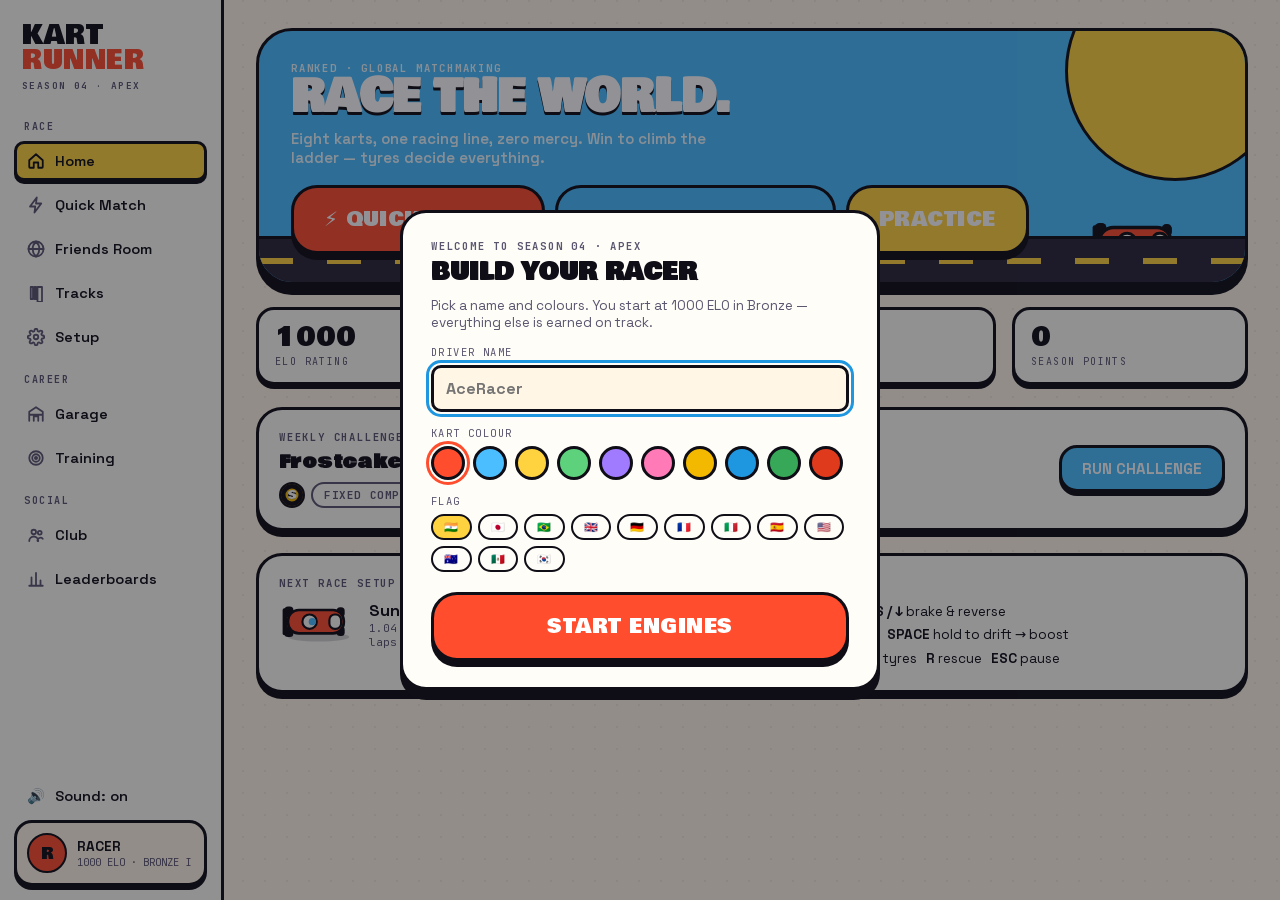
<file: kart-runner-3d/index.html>
<!DOCTYPE html>
<html lang="en">
<head>
<meta charset="utf-8">
<meta name="viewport" content="width=device-width,initial-scale=1,viewport-fit=cover,user-scalable=no">
<meta name="theme-color" content="#FFF6E5">
<meta name="mobile-web-app-capable" content="yes">
<meta name="apple-mobile-web-app-capable" content="yes">
<title>KART RUNNER 3D</title>
<link rel="stylesheet" href="src/fonts.css">
<link rel="stylesheet" href="src/style.css">
</head>
<body>
<div id="app">
  <aside class="nav" id="sidebar"></aside>
  <main class="main" id="main"></main>
</div>
<div id="race-layer" hidden>
  <canvas id="race-canvas"></canvas>
  <div class="hud" id="hud"></div>
  <div id="rotate-overlay">
    <div class="ro-box">
      <div class="ro-ico">📱</div>
      <div class="ro-t">ROTATE YOUR PHONE</div>
      <div class="ro-s">Racing works in landscape</div>
    </div>
  </div>
</div>
<div id="modal-root"></div>

<script src="lib/three.iife.js"></script>
<script src="lib/peerjs.iife.js"></script>
<script src="src/00-core.js"></script>
<script src="src/10-track.js"></script>
<script src="src/30-physics.js"></script>
<script src="src/35-ai.js"></script>
<script src="src/40-render.js"></script>
<script src="src/50-race.js"></script>
<script src="src/60-audio.js"></script>
<script src="src/70-ui.js"></script>
<script src="src/80-net.js"></script>
<script src="src/85-touch.js"></script>
<script src="src/90-main.js"></script>
</body>
</html>
</file>
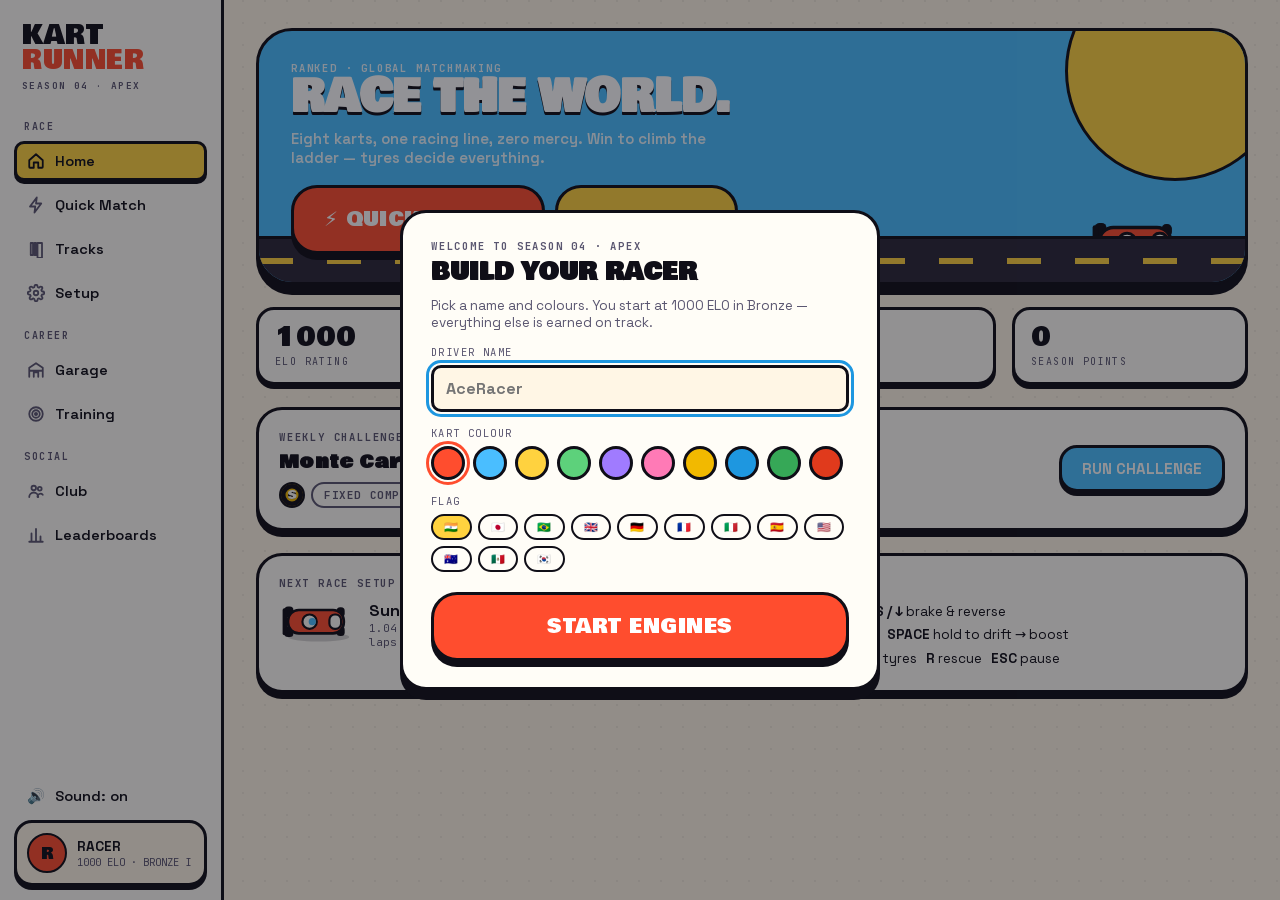
<file: KART RUNNER - Playable.html>
<!DOCTYPE html>
<html lang="en">
<head>
<meta charset="utf-8">
<meta name="viewport" content="width=device-width,initial-scale=1">
<title>KART RUNNER</title>
<style>
@font-face {
  font-family: 'Bowlby One';
  font-style: normal;
  font-weight: 400;
  font-display: swap;
  src: url("[data-uri]") format('woff2');
}
@font-face {
  font-family: 'Space Grotesk';
  font-style: normal;
  font-weight: 400 700;
  font-display: swap;
  src: url("[data-uri]") format('woff2');
}
@font-face {
  font-family: 'JetBrains Mono';
  font-style: normal;
  font-weight: 400 700;
  font-display: swap;
  src: url("[data-uri]") format('woff2');
}
/* ============================================================
   KART RUNNER — design system (cartoon flat / ink & cream)
   ============================================================ */
:root {
  --ink: #0F0E17;
  --ink-2: #2A2738;
  --ink-3: #5A5670;
  --cream: #FFF6E5;
  --cream-2: #FFEFD0;
  --paper: #FFFDF7;

  --orange: #FF4D2E;
  --orange-deep: #E03A1C;
  --yellow: #FFD23F;
  --yellow-deep: #F2B900;
  --sky: #4ABEFF;
  --sky-deep: #1E97E0;
  --grass: #5DD17B;
  --grass-deep: #36A857;
  --pink: #FF7AB6;
  --purple: #A07BFF;

  --tier-bronze: #C97B4A;
  --tier-silver: #B7BCC7;
  --tier-gold:   #F2B900;
  --tier-plat:   #58D5C9;
  --tier-diamond:#7BB7FF;
  --tier-apex:   #FF4D2E;

  --tyre-soft: #E03A1C;
  --tyre-medium: #F2B900;
  --tyre-hard: #ECECEC;

  --outline: 3px;
  --shadow-card: 0 6px 0 var(--ink);
  --shadow-card-sm: 0 4px 0 var(--ink);
  --shadow-card-lg: 0 10px 0 var(--ink);

  --r-sm: 10px;
  --r-md: 18px;
  --r-lg: 26px;
  --r-xl: 36px;

  --display: "Bowlby One", system-ui, sans-serif;
  --ui: "Space Grotesk", system-ui, sans-serif;
  --mono: "JetBrains Mono", ui-monospace, monospace;
}

* { box-sizing: border-box; }
html, body { height: 100%; }
body {
  margin: 0;
  font-family: var(--ui);
  color: var(--ink);
  background:
    radial-gradient(circle at 1px 1px, rgba(15,14,23,.06) 1px, transparent 0) 0 0 / 22px 22px,
    var(--cream);
  overflow: hidden;
}
button { font-family: inherit; color: inherit; cursor: pointer; }
button:focus-visible, input:focus-visible, [tabindex]:focus-visible {
  outline: 3px solid var(--sky-deep); outline-offset: 2px;
}
input { font-family: inherit; color: inherit; }
h1,h2,h3 { text-wrap: balance; }

#app { display: flex; height: 100vh; height: 100dvh; }

/* ---------------- Sidebar ---------------- */
.nav {
  width: 224px; flex: 0 0 224px;
  background: var(--paper);
  border-right: var(--outline) solid var(--ink);
  display: flex; flex-direction: column;
  padding: 18px 14px 14px;
  gap: 4px;
  overflow-y: auto;
}
.nav-logo {
  font-family: var(--display);
  font-size: 26px; line-height: .95;
  letter-spacing: .5px;
  color: var(--ink);
  padding: 6px 8px 14px;
}
.nav-logo em { font-style: normal; color: var(--orange); }
.nav-logo small {
  display: block; margin-top: 8px;
  font-family: var(--mono); font-size: 9.5px; font-weight: 700;
  letter-spacing: 1.4px; color: var(--ink-3);
}
.nav-section {
  font-family: var(--mono); font-size: 10px; font-weight: 700;
  letter-spacing: 1.6px; text-transform: uppercase;
  color: var(--ink-3); padding: 12px 10px 4px;
}
.nav-item {
  display: flex; align-items: center; gap: 10px;
  font-size: 14.5px; font-weight: 600;
  background: transparent; border: var(--outline) solid transparent;
  border-radius: var(--r-sm);
  padding: 8px 10px; text-align: left;
  transition: transform .06s ease;
}
.nav-item .ico { display: inline-flex; width: 18px; color: var(--ink-3); }
.nav-item:hover { background: var(--cream-2); }
.nav-item:active { transform: translateY(1px); }
.nav-item.active {
  background: var(--yellow);
  border-color: var(--ink);
  box-shadow: 0 3px 0 var(--ink);
}
.nav-item.active .ico { color: var(--ink); }
.nav-spacer { flex: 1; }
.nav-user {
  display: flex; align-items: center; gap: 10px;
  border: var(--outline) solid var(--ink);
  border-radius: var(--r-md);
  background: var(--cream);
  padding: 10px;
  box-shadow: var(--shadow-card-sm);
}
.nav-user .meta .name { font-weight: 700; font-size: 13.5px; }
.nav-user .meta .elo { font-family: var(--mono); font-size: 10.5px; color: var(--ink-3); }

/* ---------------- Main / screens ---------------- */
.main {
  flex: 1; overflow-y: auto;
  padding: 28px 32px 48px;
  scrollbar-width: thin;
}
.screen { max-width: 1060px; margin: 0 auto; display: flex; flex-direction: column; gap: 22px; }

.h-page {
  font-family: var(--display); font-size: 34px; margin: 0;
  letter-spacing: .5px;
}
.h-page .accent { color: var(--orange); }
.h-sub { color: var(--ink-3); font-size: 14.5px; margin: 4px 0 0; }
.h-section {
  font-family: var(--display); font-size: 18px; margin: 0;
  letter-spacing: .4px;
}
.eyebrow {
  font-family: var(--mono); font-size: 10.5px; font-weight: 700;
  letter-spacing: 1.8px; text-transform: uppercase; color: var(--ink-3);
}

.card {
  background: var(--paper);
  border: var(--outline) solid var(--ink);
  border-radius: var(--r-lg);
  box-shadow: var(--shadow-card);
  padding: 20px;
}
.card.flat { box-shadow: none; }
.card.tight { padding: 14px 16px; }

.row { display: flex; gap: 16px; align-items: stretch; }
.row > * { flex: 1; min-width: 0; }
.grid-2 { display: grid; grid-template-columns: 1fr 1fr; gap: 16px; }
.grid-3 { display: grid; grid-template-columns: repeat(3, 1fr); gap: 16px; }

/* ---------------- Buttons & chips ---------------- */
.btn {
  display: inline-flex; align-items: center; justify-content: center; gap: 8px;
  font-weight: 700; font-size: 15px;
  border: var(--outline) solid var(--ink);
  border-radius: var(--r-md);
  background: var(--paper);
  padding: 11px 20px;
  box-shadow: 0 4px 0 var(--ink);
  transition: transform .06s ease, box-shadow .06s ease;
  user-select: none;
}
.btn:hover { transform: translateY(-1px); box-shadow: 0 5px 0 var(--ink); }
.btn:active { transform: translateY(3px); box-shadow: 0 1px 0 var(--ink); }
.btn.primary { background: var(--orange); color: #fff; }
.btn.sun { background: var(--yellow); }
.btn.sky { background: var(--sky); color: #fff; }
.btn.grass { background: var(--grass); }
.btn.big {
  font-family: var(--display); font-size: 20px; font-weight: 400;
  padding: 16px 30px; border-radius: var(--r-lg);
  box-shadow: 0 6px 0 var(--ink); letter-spacing: .5px;
}
.btn.big:active { transform: translateY(4px); box-shadow: 0 2px 0 var(--ink); }
.btn:disabled { opacity: .45; cursor: default; transform: none; box-shadow: 0 4px 0 var(--ink); }
.btn.ghosted { background: var(--cream-2); box-shadow: none; }

.chip {
  display: inline-flex; align-items: center; gap: 6px;
  font-family: var(--mono); font-size: 11px; font-weight: 700;
  letter-spacing: .6px;
  border: 2.5px solid var(--ink);
  border-radius: 999px;
  padding: 4px 11px;
  background: var(--paper);
  white-space: nowrap;
}
.chip.sun { background: var(--yellow); }
.chip.orange { background: var(--orange); color: #fff; }
.chip.sky { background: var(--sky); color: #fff; }
.chip.grass { background: var(--grass); }
.chip.soft { background: var(--tyre-soft); color: #fff; }
.chip.medium { background: var(--tyre-medium); }
.chip.hard { background: var(--tyre-hard); }
.chip.dim { border-color: var(--ink-3); color: var(--ink-3); background: transparent; }

.av {
  display: inline-flex; align-items: center; justify-content: center;
  width: 34px; height: 34px; border-radius: 50%;
  border: 2.5px solid var(--ink);
  font-family: var(--display); font-size: 13px; color: var(--ink);
  flex: 0 0 auto;
}

/* tabs */
.tabs { display: inline-flex; gap: 6px; background: var(--cream-2); border: var(--outline) solid var(--ink); border-radius: 999px; padding: 5px; }
.tabs button {
  border: none; background: transparent; border-radius: 999px;
  font-weight: 700; font-size: 13px; padding: 7px 16px;
}
.tabs button.on { background: var(--ink); color: var(--paper); }

/* bars */
.bar { height: 12px; border: 2.5px solid var(--ink); border-radius: 999px; background: var(--paper); overflow: hidden; }
.bar > i { display: block; height: 100%; background: var(--grass); border-radius: 999px; transition: width .3s ease; }

/* tyre icon */
.tyre {
  display: inline-flex; align-items: center; justify-content: center;
  width: 30px; height: 30px; border-radius: 50%;
  background: var(--ink);
  border: 2.5px solid var(--ink);
  color: var(--paper);
  font-family: var(--display); font-size: 12px;
  box-shadow: inset 0 0 0 4.5px var(--ink), inset 0 0 0 7px var(--c, var(--tyre-medium));
}

/* mono numeric */
.num { font-family: var(--mono); font-variant-numeric: tabular-nums; }

/* generic list rows */
.lrow {
  display: flex; align-items: center; gap: 12px;
  padding: 10px 12px;
  border: 2.5px solid var(--ink);
  border-radius: var(--r-md);
  background: var(--paper);
}
.lrow.me { background: var(--yellow); }
.lrow .grow { flex: 1; min-width: 0; }
.lrow .name { font-weight: 700; font-size: 14px; }
.lrow .sub { font-family: var(--mono); font-size: 10.5px; color: var(--ink-3); }

/* table-ish */
.tt { width: 100%; border-collapse: collapse; font-size: 13.5px; }
.tt th {
  text-align: left; font-family: var(--mono); font-size: 10px;
  letter-spacing: 1.4px; text-transform: uppercase; color: var(--ink-3);
  padding: 6px 10px; border-bottom: 2.5px solid var(--ink);
}
.tt td { padding: 9px 10px; border-bottom: 1.5px dashed rgba(15,14,23,.18); }
.tt tr:last-child td { border-bottom: none; }
.tt tr.me td { background: var(--yellow); }
.tt tr.me td:first-child { border-radius: 10px 0 0 10px; }
.tt tr.me td:last-child { border-radius: 0 10px 10px 0; }

/* ---------------- Home hero ---------------- */
.hero {
  position: relative; overflow: hidden;
  background: var(--sky);
  border: var(--outline) solid var(--ink);
  border-radius: var(--r-xl);
  box-shadow: var(--shadow-card-lg);
  padding: 30px 32px 28px;
  color: #fff;
}
.hero h1 {
  font-family: var(--display); font-size: 44px; margin: 0;
  line-height: 1; color: #fff;
  text-shadow: 0 3px 0 var(--ink);
}
.hero p { margin: 10px 0 18px; font-size: 15px; font-weight: 600; color: #EAF7FF; max-width: 46ch; }
.hero .sun-disc {
  position: absolute; right: -40px; top: -70px;
  width: 220px; height: 220px; border-radius: 50%;
  background: var(--yellow); border: var(--outline) solid var(--ink);
}
.hero .road {
  position: absolute; left: 0; right: 0; bottom: 0; height: 46px;
  background: var(--ink-2); border-top: var(--outline) solid var(--ink);
}
.hero .road i {
  position: absolute; top: 50%; left: 0; width: 200%; height: 6px;
  background: repeating-linear-gradient(90deg, var(--yellow) 0 34px, transparent 34px 68px);
  transform: translateY(-50%);
  animation: roadmove 1.2s linear infinite;
}
@keyframes roadmove { to { transform: translate(-68px, -50%); } }
.hero .hero-kart { position: absolute; bottom: 8px; right: 60px; animation: kartbob 0.8s ease-in-out infinite alternate; }
@keyframes kartbob { from { transform: translateY(0); } to { transform: translateY(-3px); } }
@media (prefers-reduced-motion: reduce) {
  .hero .road i, .hero .hero-kart { animation: none; }
}

/* stat tiles */
.stat {
  border: var(--outline) solid var(--ink); border-radius: var(--r-md);
  background: var(--paper); padding: 14px 16px;
  box-shadow: var(--shadow-card-sm);
}
.stat .v { font-family: var(--display); font-size: 26px; line-height: 1.1; }
.stat .l { font-family: var(--mono); font-size: 10px; letter-spacing: 1.4px; text-transform: uppercase; color: var(--ink-3); margin-top: 2px; }

/* ---------------- Track cards ---------------- */
.track-card {
  position: relative;
  border: var(--outline) solid var(--ink); border-radius: var(--r-lg);
  background: var(--paper);
  box-shadow: var(--shadow-card);
  overflow: hidden;
  cursor: pointer;
  transition: transform .08s ease;
  text-align: left; padding: 0;
}
.track-card:hover { transform: translateY(-2px); }
.track-card.sel { outline: 4px solid var(--orange); outline-offset: -1px; }
.track-card .art { height: 120px; position: relative; border-bottom: var(--outline) solid var(--ink); }
.track-card .art canvas { position: absolute; inset: 0; width: 100%; height: 100%; }
.track-card .body { padding: 12px 14px 14px; display: flex; flex-direction: column; gap: 6px; }
.track-card .tname { font-family: var(--display); font-size: 16px; }
.track-card .tmeta { display: flex; gap: 6px; flex-wrap: wrap; }
.track-card .sel-badge {
  position: absolute; top: 10px; right: 10px;
  background: var(--orange); color: #fff;
  border: 2.5px solid var(--ink); border-radius: 999px;
  font-family: var(--mono); font-size: 10px; font-weight: 700; letter-spacing: 1px;
  padding: 3px 10px;
}

/* ---------------- Setup screen ---------------- */
.compound-card {
  border: var(--outline) solid var(--ink); border-radius: var(--r-md);
  background: var(--paper); padding: 14px;
  cursor: pointer; text-align: left;
  display: flex; flex-direction: column; gap: 8px;
  transition: transform .08s ease;
}
.compound-card:hover { transform: translateY(-2px); }
.compound-card.sel { background: var(--cream-2); box-shadow: var(--shadow-card-sm); outline: 3.5px solid var(--orange); outline-offset: -1px; }
.compound-card .cname { font-family: var(--display); font-size: 15px; display: flex; align-items: center; gap: 8px; }

.assist-row {
  display: flex; align-items: center; gap: 12px;
  padding: 12px 14px; border: 2.5px solid var(--ink); border-radius: var(--r-md);
  background: var(--paper);
}
.assist-row .grow { flex: 1; }
.assist-row .aname { font-weight: 700; font-size: 14px; }
.assist-row .adesc { font-size: 12px; color: var(--ink-3); }

.toggle {
  width: 52px; height: 30px; border-radius: 999px;
  border: var(--outline) solid var(--ink);
  background: var(--cream-2); position: relative; flex: 0 0 auto;
  transition: background .15s ease;
}
.toggle i {
  position: absolute; top: 2px; left: 2px;
  width: 20px; height: 20px; border-radius: 50%;
  background: var(--paper); border: 2.5px solid var(--ink);
  transition: left .15s ease;
}
.toggle.on { background: var(--grass); }
.toggle.on i { left: 24px; }

.seg { display: inline-flex; border: var(--outline) solid var(--ink); border-radius: var(--r-sm); overflow: hidden; }
.seg button { border: none; background: var(--paper); font-weight: 700; font-size: 13px; padding: 8px 16px; border-right: 2.5px solid var(--ink); }
.seg button:last-child { border-right: none; }
.seg button.on { background: var(--ink); color: var(--paper); }

.swatches { display: flex; gap: 8px; flex-wrap: wrap; }
.swatch { width: 34px; height: 34px; border-radius: 50%; border: var(--outline) solid var(--ink); padding: 0; }
.swatch.sel { outline: 3.5px solid var(--orange); outline-offset: 2px; }

/* ---------------- Garage / skill tree ---------------- */
.skill-branch { display: flex; flex-direction: column; gap: 10px; }
.skill-node {
  display: flex; gap: 12px; align-items: center; text-align: left;
  border: var(--outline) solid var(--ink); border-radius: var(--r-md);
  background: var(--paper); padding: 12px 14px;
  transition: transform .08s ease;
}
.skill-node .ic {
  width: 40px; height: 40px; border-radius: 12px;
  border: 2.5px solid var(--ink);
  display: flex; align-items: center; justify-content: center;
  font-family: var(--display); font-size: 15px;
  flex: 0 0 auto;
}
.skill-node.owned { background: var(--cream-2); }
.skill-node.owned .ic { background: var(--grass); }
.skill-node.avail { cursor: pointer; box-shadow: var(--shadow-card-sm); }
.skill-node.avail:hover { transform: translateY(-2px); }
.skill-node.avail .ic { background: var(--yellow); }
.skill-node.locked { opacity: .5; }
.skill-node .sname { font-weight: 700; font-size: 13.5px; }
.skill-node .sdesc { font-size: 12px; color: var(--ink-3); }
.skill-node .cost { font-family: var(--mono); font-size: 11px; font-weight: 700; white-space: nowrap; }

/* ---------------- Lobby ---------------- */
.lobby-slot {
  display: flex; align-items: center; gap: 12px;
  border: 2.5px solid var(--ink); border-radius: var(--r-md);
  background: var(--paper); padding: 10px 14px;
  min-height: 56px;
}
.lobby-slot.empty { border-style: dashed; background: transparent; color: var(--ink-3); justify-content: center; font-family: var(--mono); font-size: 11px; letter-spacing: 1px; }
.searching-dots::after { content: ''; animation: dots 1.2s steps(4) infinite; }
@keyframes dots { 0% { content: ''; } 25% { content: '.'; } 50% { content: '..'; } 75% { content: '...'; } }

/* ---------------- Modal ---------------- */
#modal-root:empty { display: none; }
.modal-scrim {
  position: fixed; inset: 0; z-index: 60;
  background: rgba(15,14,23,.45);
  display: flex; align-items: center; justify-content: center;
  padding: 24px;
}
.modal {
  background: var(--paper);
  border: var(--outline) solid var(--ink);
  border-radius: var(--r-lg);
  box-shadow: var(--shadow-card-lg);
  padding: 26px 28px;
  width: min(480px, 100%);
  max-height: 86vh; overflow-y: auto;
}
.modal h2 { font-family: var(--display); margin: 0 0 6px; font-size: 24px; }
.field label { display: block; font-family: var(--mono); font-size: 10.5px; letter-spacing: 1.4px; text-transform: uppercase; color: var(--ink-3); margin: 14px 0 6px; }
.field input[type="text"] {
  width: 100%; font-size: 16px; font-weight: 700;
  border: var(--outline) solid var(--ink); border-radius: var(--r-sm);
  background: var(--cream); padding: 10px 12px;
}

/* ---------------- Race layer ---------------- */
#race-layer {
  position: fixed; inset: 0; z-index: 40;
  background: var(--grass-deep);
}
#race-layer[hidden] { display: none; }
#race-canvas { position: absolute; inset: 0; width: 100%; height: 100%; }

.hud { position: absolute; inset: 0; pointer-events: none; }
.hud * { pointer-events: none; }
#pause-overlay, #pause-overlay * { pointer-events: auto; }

.hud-card {
  background: var(--paper);
  border: var(--outline) solid var(--ink);
  border-radius: var(--r-md);
  box-shadow: var(--shadow-card-sm);
}

/* position tower */
#hud-tower {
  position: absolute; left: 16px; top: 16px;
  display: flex; flex-direction: column; gap: 4px;
  padding: 10px;
  min-width: 190px;
}
#hud-tower .trow {
  display: flex; align-items: center; gap: 8px;
  font-size: 12px; font-weight: 700;
  padding: 3px 6px; border-radius: 8px;
}
#hud-tower .trow.me { background: var(--yellow); outline: 2.5px solid var(--ink); }
#hud-tower .trow .p { font-family: var(--display); font-size: 11px; width: 18px; color: var(--ink-3); }
#hud-tower .trow.me .p { color: var(--ink); }
#hud-tower .trow .dot { width: 10px; height: 10px; border-radius: 50%; border: 2px solid var(--ink); flex: 0 0 auto; }
#hud-tower .trow .n { flex: 1; overflow: hidden; text-overflow: ellipsis; white-space: nowrap; }
#hud-tower .trow .gap { font-family: var(--mono); font-size: 10px; color: var(--ink-3); font-variant-numeric: tabular-nums; }

/* lap / times */
#hud-laps {
  position: absolute; right: 16px; top: 16px;
  padding: 12px 16px;
  text-align: right;
  min-width: 176px;
}
#hud-laps .lap { font-family: var(--display); font-size: 22px; }
#hud-laps .lap small { font-size: 13px; color: var(--ink-3); }
#hud-laps .times { margin-top: 6px; display: flex; flex-direction: column; gap: 2px; }
#hud-laps .times div { font-family: var(--mono); font-size: 11.5px; font-variant-numeric: tabular-nums; display: flex; justify-content: space-between; gap: 12px; }
#hud-laps .times .lbl { color: var(--ink-3); font-size: 10px; letter-spacing: 1px; }
.t-good { color: var(--grass-deep); }
.t-bad { color: var(--orange-deep); }

/* speed cluster */
#hud-speed {
  position: absolute; right: 16px; bottom: 16px;
  padding: 14px 18px;
  display: flex; align-items: center; gap: 16px;
}
#hud-speed .kmh .v { font-family: var(--display); font-size: 42px; line-height: 1; font-variant-numeric: tabular-nums; }
#hud-speed .kmh .u { font-family: var(--mono); font-size: 10px; letter-spacing: 1.6px; color: var(--ink-3); text-align: right; }
#hud-speed .tyrebox { display: flex; flex-direction: column; align-items: center; gap: 4px; }
#hud-speed .tyrebox .wear-l { font-family: var(--mono); font-size: 9px; letter-spacing: 1px; color: var(--ink-3); }
#hud-boost { width: 110px; }
#hud-boost .bl { font-family: var(--mono); font-size: 9px; letter-spacing: 1px; color: var(--ink-3); margin-bottom: 3px; }
#hud-boost .bar > i { background: var(--sky); transition: width .05s linear; }
#hud-boost .bar.full > i { background: var(--orange); }

/* minimap */
#hud-map {
  position: absolute; left: 16px; bottom: 16px;
  padding: 8px;
}
#hud-map canvas { display: block; border-radius: 10px; }

/* center messages */
#hud-center {
  position: absolute; left: 50%; top: 34%;
  transform: translateX(-50%);
  text-align: center;
}
.hud-big {
  font-family: var(--display); font-size: 74px; color: var(--paper);
  -webkit-text-stroke: 4px var(--ink);
  paint-order: stroke fill;
  text-shadow: 0 6px 0 var(--ink);
  animation: hudpop .35s cubic-bezier(.2,1.6,.4,1);
}
.hud-med {
  font-family: var(--display); font-size: 34px; color: var(--yellow);
  -webkit-text-stroke: 3px var(--ink);
  paint-order: stroke fill;
  text-shadow: 0 4px 0 var(--ink);
  animation: hudpop .35s cubic-bezier(.2,1.6,.4,1);
}
@keyframes hudpop { from { transform: scale(.4); opacity: 0; } to { transform: scale(1); opacity: 1; } }

/* start lights */
#hud-lights { display: inline-flex; gap: 10px; padding: 14px 18px; background: var(--ink); border-radius: var(--r-md); border: var(--outline) solid var(--ink); box-shadow: var(--shadow-card); }
#hud-lights i { width: 26px; height: 26px; border-radius: 50%; background: #3a3650; }
#hud-lights i.on { background: var(--orange); box-shadow: 0 0 14px var(--orange); }
#hud-lights i.go { background: var(--grass); box-shadow: 0 0 14px var(--grass); }

/* toast (bottom center) */
#hud-toast {
  position: absolute; left: 50%; bottom: 110px; transform: translateX(-50%);
  display: flex; flex-direction: column; align-items: center; gap: 6px;
}
.toast {
  font-family: var(--mono); font-size: 12px; font-weight: 700; letter-spacing: 1px;
  background: var(--paper); border: 2.5px solid var(--ink); border-radius: 999px;
  padding: 6px 16px; box-shadow: 0 3px 0 var(--ink);
  animation: hudpop .25s ease;
}
.toast.warn { background: var(--orange); color: #fff; }
.toast.good { background: var(--grass); }

/* pit prompt */
#hud-pit {
  position: absolute; left: 50%; bottom: 60px; transform: translateX(-50%);
  font-family: var(--mono); font-size: 11.5px; font-weight: 700; letter-spacing: 1px;
  background: var(--ink); color: var(--paper);
  border-radius: 999px; padding: 7px 16px;
}
#hud-pit b { color: var(--yellow); }

/* pause overlay */
#pause-overlay {
  position: absolute; inset: 0; z-index: 50;
  background: rgba(15,14,23,.5);
  display: flex; align-items: center; justify-content: center;
}
#pause-overlay .modal { pointer-events: auto; }
#pause-overlay .btnrow { display: flex; gap: 10px; margin-top: 18px; flex-wrap: wrap; }

/* countdown veil for lobby->race */
.race-fade { animation: fadein .4s ease; }
@keyframes fadein { from { opacity: 0; } to { opacity: 1; } }

/* results podium */
.podium { display: flex; align-items: flex-end; justify-content: center; gap: 12px; padding: 10px 0 0; }
.podium .step { text-align: center; flex: 0 0 120px; }
.podium .step .box {
  border: var(--outline) solid var(--ink); border-radius: 14px 14px 0 0;
  background: var(--cream-2); display: flex; align-items: center; justify-content: center;
  font-family: var(--display); font-size: 26px;
}
.podium .step.p1 .box { height: 92px; background: var(--yellow); }
.podium .step.p2 .box { height: 68px; background: var(--tier-silver); }
.podium .step.p3 .box { height: 52px; background: var(--tier-bronze); }
.podium .pname { font-weight: 700; font-size: 12.5px; margin-top: 6px; overflow: hidden; text-overflow: ellipsis; white-space: nowrap; }

.elo-delta { font-family: var(--display); font-size: 40px; }
.elo-delta.up { color: var(--grass-deep); }
.elo-delta.down { color: var(--orange-deep); }

/* results table finish flags */
.finish-strip { display: flex; align-items: center; gap: 10px; }

/* scrollbars */
.main::-webkit-scrollbar, .nav::-webkit-scrollbar { width: 10px; }
.main::-webkit-scrollbar-thumb, .nav::-webkit-scrollbar-thumb { background: rgba(15,14,23,.25); border-radius: 999px; }

/* small screens */
@media (max-width: 860px) {
  .nav { width: 74px; flex-basis: 74px; padding: 14px 8px; }
  .nav-logo { font-size: 13px; }
  .nav-logo small, .nav-item span.txt, .nav-user .meta, .nav-section { display: none; }
  .nav-item { justify-content: center; }
  .grid-3 { grid-template-columns: 1fr; }
  .grid-2 { grid-template-columns: 1fr; }
  .row { flex-direction: column; }
  #hud-tower { transform: scale(.85); transform-origin: top left; }
  #hud-speed { transform: scale(.85); transform-origin: bottom right; }
}

</style>
</head>
<body>
<div id="app">
  <aside class="nav" id="sidebar"></aside>
  <main class="main" id="main"></main>
</div>
<div id="race-layer" hidden>
  <canvas id="race-canvas"></canvas>
  <div class="hud" id="hud"></div>
</div>
<div id="modal-root"></div>

<script>
'use strict';
/* ============================================================
   00-core.js — utilities, persistence, profile, ELO, season
   ============================================================ */

const TAU = Math.PI * 2;
const clamp = (v, a, b) => v < a ? a : v > b ? b : v;
const lerp = (a, b, t) => a + (b - a) * t;
const dist2 = (ax, ay, bx, by) => { const dx = ax - bx, dy = ay - by; return dx * dx + dy * dy; };
const angWrap = a => { while (a > Math.PI) a -= TAU; while (a < -Math.PI) a += TAU; return a; };

// Tiny DOM builder — el('div.card', {onclick}, child, 'text', ...)
function el(spec, props, ...kids) {
  const [tag, ...classes] = spec.split('.');
  const node = document.createElement(tag || 'div');
  if (classes.length) node.className = classes.join(' ');
  if (props) for (const [k, v] of Object.entries(props)) {
    if (k === 'style' && typeof v === 'object') Object.assign(node.style, v);
    else if (k.startsWith('on')) node.addEventListener(k.slice(2), v);
    else if (k === 'html') node.innerHTML = v;
    else if (k in node) node[k] = v;
    else node.setAttribute(k, v);
  }
  for (const kid of kids.flat(9)) {
    if (kid == null || kid === false) continue;
    node.append(kid.nodeType ? kid : document.createTextNode(kid));
  }
  return node;
}

// Deterministic RNG (mulberry32) — used for weekly seeds & AI flavour
function rng(seed) {
  let s = seed >>> 0;
  return function () {
    s |= 0; s = s + 0x6D2B79F5 | 0;
    let t = Math.imul(s ^ s >>> 15, 1 | s);
    t = t + Math.imul(t ^ t >>> 7, 61 | t) ^ t;
    return ((t ^ t >>> 14) >>> 0) / 4294967296;
  };
}
function hashStr(str) {
  let h = 2166136261;
  for (let i = 0; i < str.length; i++) { h ^= str.charCodeAt(i); h = Math.imul(h, 16777619); }
  return h >>> 0;
}

// time formatting — ms -> "1:23.456"
function fmtTime(ms) {
  if (ms == null || !isFinite(ms)) return '—:——.———';
  const neg = ms < 0; ms = Math.abs(ms);
  const m = Math.floor(ms / 60000), s = Math.floor(ms % 60000 / 1000), t = Math.floor(ms % 1000);
  return (neg ? '-' : '') + m + ':' + String(s).padStart(2, '0') + '.' + String(t).padStart(3, '0');
}
function fmtDelta(ms) {
  if (ms == null || !isFinite(ms)) return '';
  return (ms >= 0 ? '+' : '−') + (Math.abs(ms) / 1000).toFixed(3);
}

// ISO week number (for weekly challenge / clan sim)
function isoWeek(d = new Date()) {
  const date = new Date(Date.UTC(d.getFullYear(), d.getMonth(), d.getDate()));
  const day = date.getUTCDay() || 7;
  date.setUTCDate(date.getUTCDate() + 4 - day);
  const y0 = new Date(Date.UTC(date.getUTCFullYear(), 0, 1));
  return { year: date.getUTCFullYear(), week: Math.ceil(((date - y0) / 86400000 + 1) / 7) };
}
const weekKey = () => { const w = isoWeek(); return w.year + '-W' + String(w.week).padStart(2, '0'); };

/* ---------------- persistence ---------------- */
const SAVE_KEY = 'kartrunner-save-v1';

const TIERS = [
  { id: 'bronze', name: 'BRONZE', min: 0,    c: 'var(--tier-bronze)' },
  { id: 'silver', name: 'SILVER', min: 1200, c: 'var(--tier-silver)' },
  { id: 'gold',   name: 'GOLD',   min: 1500, c: 'var(--tier-gold)' },
  { id: 'plat',   name: 'PLAT',   min: 1800, c: 'var(--tier-plat)' },
  { id: 'dia',    name: 'DIA',    min: 2100, c: 'var(--tier-diamond)' },
  { id: 'apex',   name: 'APEX',   min: 2400, c: 'var(--tier-apex)' },
];
function tierOf(elo) {
  let t = TIERS[0];
  for (const x of TIERS) if (elo >= x.min) t = x;
  const next = TIERS[TIERS.indexOf(t) + 1];
  const span = (next ? next.min : t.min + 300) - t.min;
  const into = clamp((elo - t.min) / span, 0, 0.999);
  const div = 3 - Math.floor(into * 3); // III, II, I
  return { ...t, div: ['', 'I', 'II', 'III'][div], label: t.name + (t.id === 'apex' ? '' : ' ' + ['', 'I', 'II', 'III'][div]) };
}

const AI_FIRST = ['Turbo', 'Blaze', 'Vroom', 'Apex', 'Nitro', 'Drift', 'Zippy', 'Dash', 'Slick', 'Gears', 'Whirl', 'Bolt', 'Skid', 'Zoom', 'Pogo', 'Choco', 'Mango', 'Pixel', 'Waffle', 'Biscuit'];
const AI_LAST = ['Fox', 'Panda', 'Otter', 'Llama', 'Duck', 'Tiger', 'Yeti', 'Frog', 'Moose', 'Cactus', 'Comet', 'Raccoon', 'Penguin', 'Wizard', 'Goblin', 'Koala', 'Shark', 'Falcon', 'Badger', 'Robot'];
const FLAGS = ['🇮🇳', '🇯🇵', '🇧🇷', '🇬🇧', '🇩🇪', '🇫🇷', '🇮🇹', '🇪🇸', '🇺🇸', '🇦🇺', '🇲🇽', '🇰🇷', '🇨🇦', '🇳🇱', '🇫🇮', '🇿🇦'];
const KART_COLORS = ['#FF4D2E', '#4ABEFF', '#FFD23F', '#5DD17B', '#A07BFF', '#FF7AB6', '#F2B900', '#1E97E0', '#36A857', '#E03A1C'];

const PRESET_CLANS = [
  { id: 'apx', tag: 'APX', name: 'Apex Alpacas', color: '#FF4D2E' },
  { id: 'tdk', tag: 'TDK', name: 'Turbo Ducks', color: '#FFD23F' },
  { id: 'nbl', tag: 'NBL', name: 'Nitro Blizzard', color: '#4ABEFF' },
  { id: 'grt', tag: 'GRT', name: 'Green Torque', color: '#5DD17B' },
  { id: 'vlt', tag: 'VLT', name: 'Volt Foxes', color: '#A07BFF' },
  { id: 'pnk', tag: 'PNK', name: 'Pink Slipstream', color: '#FF7AB6' },
  { id: 'mid', tag: 'MID', name: 'Midnight Gears', color: '#2A2738' },
  { id: 'sun', tag: 'SUN', name: 'Sunset Skids', color: '#F2B900' },
];

function makeRivals() {
  const r = rng(20260709);
  const used = new Set();
  const rivals = [];
  for (let i = 0; i < 40; i++) {
    let name;
    do { name = AI_FIRST[(r() * AI_FIRST.length) | 0] + AI_LAST[(r() * AI_LAST.length) | 0]; } while (used.has(name));
    used.add(name);
    rivals.push({
      id: 'r' + i,
      name,
      flag: FLAGS[(r() * FLAGS.length) | 0],
      color: KART_COLORS[(r() * KART_COLORS.length) | 0],
      elo: Math.round(900 + r() * 1700),
      clanId: r() < 0.7 ? PRESET_CLANS[(r() * PRESET_CLANS.length) | 0].id : null,
      pts: Math.round(r() * 120),
    });
  }
  return rivals;
}

function defaultSave() {
  return {
    v: 1,
    profile: {
      name: null, flag: '🇮🇳', color: '#FF4D2E', number: 7,
      elo: 1000, xp: 0, level: 1, sp: 2,
      skills: [],           // owned skill ids
      clanId: null,
      stats: { races: 0, wins: 0, podiums: 0, laps: 0, cleanLaps: 0 },
      bestLaps: {},          // trackId -> ms
      seasonPts: 0,
    },
    settings: {
      compound: 'medium',
      laps: 3,
      assists: { line: true, traction: true, autobrake: false, markers: true },
      muted: false,
      trackId: 'sunrise',
    },
    weekly: {},              // weekKey -> { done, pos, pts }
    ghosts: {},              // trackId -> { dt, pts: [x,y,h,...], lapMs }
    history: [],             // recent race results (max 12)
    rivals: makeRivals(),
    customClan: null,
  };
}

let DB = null;
function loadDB() {
  try {
    const raw = localStorage.getItem(SAVE_KEY);
    if (raw) {
      const d = JSON.parse(raw);
      if (d && d.v === 1) { DB = Object.assign(defaultSave(), d); return DB; }
    }
  } catch (e) { /* corrupted or blocked storage — start fresh */ }
  DB = defaultSave();
  return DB;
}
function saveDB() {
  try { localStorage.setItem(SAVE_KEY, JSON.stringify(DB)); } catch (e) { /* private mode */ }
}

/* ---------------- skills ---------------- */
const SKILL_TREE = [
  { branch: 'Handling', color: 'var(--sky)', nodes: [
    { id: 'h1', name: 'Sticky Rubber', desc: '+6% cornering grip', cost: 1 },
    { id: 'h2', name: 'Quick Hands', desc: '+10% steering response', cost: 2 },
    { id: 'h3', name: 'Kerb Rider', desc: '+8% grip on kerbs & +4% overall', cost: 3 },
  ]},
  { branch: 'Engine', color: 'var(--orange)', nodes: [
    { id: 'e1', name: 'Hot Spark', desc: '+6% acceleration', cost: 1 },
    { id: 'e2', name: 'Slip Tuner', desc: '+40% slipstream power', cost: 2 },
    { id: 'e3', name: 'Big Carburettor', desc: '+4% top speed', cost: 3 },
  ]},
  { branch: 'Tyrecraft', color: 'var(--grass)', nodes: [
    { id: 't1', name: 'Gentle Feet', desc: '−15% tyre wear', cost: 1 },
    { id: 't2', name: 'Drift Doctor', desc: '+35% drift boost charge', cost: 2 },
    { id: 't3', name: 'Compound Whisperer', desc: '−15% wear & softer wear cliff', cost: 3 },
  ]},
];

// Physics modifiers derived from owned skills
function skillMods(skills) {
  const has = id => skills.includes(id);
  return {
    grip: (has('h1') ? 1.06 : 1) * (has('h3') ? 1.04 : 1),
    kerbGrip: has('h3') ? 1.08 : 1,
    steer: has('h2') ? 1.10 : 1,
    accel: has('e1') ? 1.06 : 1,
    top: has('e3') ? 1.04 : 1,
    slip: has('e2') ? 1.4 : 1,
    wear: (has('t1') ? 0.85 : 1) * (has('t3') ? 0.85 : 1),
    wearCliff: has('t3') ? 0.6 : 1,
    boost: has('t2') ? 1.35 : 1,
  };
}

/* ---------------- tyres ---------------- */
const COMPOUNDS = {
  soft:   { id: 'soft',   name: 'SOFT',   letter: 'S', c: 'var(--tyre-soft)',  hex: '#E03A1C', grip: 1.055, wearRate: 1.75, desc: 'Maximum grip, melts fast. Sprint weapon.' },
  medium: { id: 'medium', name: 'MEDIUM', letter: 'M', c: 'var(--tyre-medium)',hex: '#F2B900', grip: 1.0,   wearRate: 1.0,  desc: 'The all-rounder. Predictable through a full stint.' },
  hard:   { id: 'hard',   name: 'HARD',   letter: 'H', c: 'var(--tyre-hard)',  hex: '#ECECEC', grip: 0.955, wearRate: 0.55, desc: 'Slow but nearly immortal. Long-race insurance.' },
};

/* ---------------- ELO ---------------- */
// pairwise Elo vs the 7 AI drivers; returns integer delta for the player
function eloDelta(playerElo, field, playerPos) {
  // field: array of {elo, pos} for opponents
  const K = 24 / Math.max(1, field.length);
  let d = 0;
  for (const o of field) {
    const exp = 1 / (1 + Math.pow(10, (o.elo - playerElo) / 400));
    const act = playerPos < o.pos ? 1 : 0.0;
    d += K * (act - exp);
  }
  return Math.round(d * 2.2); // scaled so a full-lobby win ≈ +18..30
}

// race points, 8 karts, F1-flavoured
const RACE_PTS = [25, 18, 15, 12, 10, 8, 6, 4];

// XP: level curve
const xpForLevel = lv => 90 + (lv - 1) * 60;
function grantXP(amount) {
  const p = DB.profile;
  p.xp += amount;
  let ups = 0;
  while (p.xp >= xpForLevel(p.level)) { p.xp -= xpForLevel(p.level); p.level++; p.sp++; ups++; }
  return ups;
}

/* ---------------- rivals / matchmaking ---------------- */
function pickLobby() {
  const p = DB.profile;
  const pool = [...DB.rivals].sort((a, b) => Math.abs(a.elo - p.elo) - Math.abs(b.elo - p.elo));
  // 7 nearest by ELO with a little shuffle so lobbies vary
  const near = pool.slice(0, 14);
  for (let i = near.length - 1; i > 0; i--) { const j = (Math.random() * (i + 1)) | 0;[near[i], near[j]] = [near[j], near[i]]; }
  return near.slice(0, 7);
}

// After a race: nudge participating rivals' ELO, and let the rest of the ladder drift
function settleLadder(participants, order) {
  // order: array of {id (rival id or 'me'), pos}
  for (const o of order) {
    if (o.id === 'me') continue;
    const rv = DB.rivals.find(r => r.id === o.id);
    if (!rv) continue;
    const others = order.filter(x => x !== o);
    let d = 0;
    for (const x of others) {
      const xe = x.id === 'me' ? DB.profile.elo : (DB.rivals.find(r => r.id === x.id) || { elo: 1400 }).elo;
      const exp = 1 / (1 + Math.pow(10, (xe - rv.elo) / 400));
      d += (24 / others.length) * ((o.pos < x.pos ? 1 : 0) - exp);
    }
    rv.elo = Math.max(700, Math.round(rv.elo + d * 2.2));
    rv.pts += RACE_PTS[o.pos - 1] || 0;
  }
  // background ladder noise
  for (const rv of DB.rivals) if (!participants.includes(rv.id) && Math.random() < 0.35) {
    rv.elo = Math.max(700, rv.elo + Math.round((Math.random() - 0.48) * 14));
    if (Math.random() < 0.4) rv.pts += [25, 18, 15, 12, 10, 8, 6, 4][(Math.random() * 8) | 0];
  }
}

function clanById(id) {
  if (!id) return null;
  if (DB.customClan && DB.customClan.id === id) return DB.customClan;
  return PRESET_CLANS.find(c => c.id === id) || null;
}
function clanTagOf(entity) {
  const c = clanById(entity.clanId);
  return c ? c.tag : null;
}

/* ---------------- weekly challenge ---------------- */
function weeklyChallenge() {
  const wk = weekKey();
  const r = rng(hashStr('weekly-' + wk));
  const trackIds = ['sunrise', 'monaco', 'spa', 'crystal'];
  const compounds = ['soft', 'medium', 'hard'];
  return {
    key: wk,
    trackId: trackIds[(r() * trackIds.length) | 0],
    laps: 3 + ((r() * 3) | 0) * 2,            // 3, 5 or 7
    compound: compounds[(r() * compounds.length) | 0],
    done: !!(DB.weekly[wk] && DB.weekly[wk].done),
    result: DB.weekly[wk] || null,
  };
}

'use strict';
/* ============================================================
   10-track.js — circuits, spline sampling, racing line, decor
   World units: meters. Karts ~1.9m long.
   ============================================================ */

const TRACK_DEFS = {
  sunrise: {
    name: 'Sunrise Speedway', type: 'Meadow GP', flag: '🌻', theme: 'meadow',
    width: 10, runoff: 10,
    desc: 'A long launch straight, one mean hairpin, flowers everywhere.',
    pts: [
      [0, 0], [100, 0], [200, 0], [255, 10], [290, 45], [295, 90], [270, 120],
      [235, 125], [210, 100], [185, 80], [150, 85], [135, 115], [140, 150],
      [115, 172], [75, 165], [50, 138], [15, 150], [-20, 172], [-60, 162],
      [-78, 122], [-70, 75], [-45, 30],
    ],
    pitSide: -1,
  },
  monaco: {
    name: 'Monte Cartoon', type: 'Street', flag: '🎰', theme: 'street',
    width: 9, runoff: 2.4,
    desc: 'Barriers, balconies and zero forgiveness. The crown jewel.',
    pts: [
      [0, 0], [70, 0], [140, 2], [158, 28], [158, 72], [144, 98], [108, 104],
      [94, 130], [102, 158], [132, 172], [168, 182], [182, 206], [166, 228],
      [122, 234], [64, 228], [22, 208], [-28, 214], [-58, 194], [-64, 156],
      [-46, 132], [-52, 98], [-70, 72], [-64, 32], [-38, 8],
    ],
    pitSide: 1,
  },
  spa: {
    name: 'Spa-Verde', type: 'Forest GP', flag: '🌲', theme: 'forest',
    width: 11, runoff: 9,
    desc: 'Flat-out sweepers through the pines — then the bus stop bites.',
    pts: [
      [0, 0], [140, -4], [270, -8], [350, 15], [395, 70], [390, 135], [350, 180],
      [300, 190], [262, 160], [240, 120], [205, 105], [170, 125], [150, 165],
      [115, 195], [70, 205], [30, 180], [10, 140], [-30, 120], [-70, 135],
      [-95, 105], [-90, 60], [-58, 28], [-30, 6],
    ],
    pitSide: -1,
  },
  crystal: {
    name: 'Crystal Coast', type: 'Street', flag: '🌴', theme: 'coast',
    width: 10, runoff: 6,
    desc: 'Palm shade, sea spray, and one very rude chicane.',
    pts: [
      [0, 0], [95, 6], [175, -8], [238, -2], [276, 32], [282, 82], [250, 112],
      [278, 148], [252, 198], [198, 214], [140, 198], [92, 214], [32, 224],
      [-24, 200], [-44, 150], [-30, 106], [-50, 62], [-30, 16],
    ],
    pitSide: 1,
  },
};

const THEME_COLORS = {
  meadow: { ground: '#8CDC9B', ground2: '#7DD08D', road: '#5A5670', kerb1: '#FF4D2E', kerb2: '#FFFDF7', edge: '#0F0E17', accent: '#FFD23F' },
  street: { ground: '#B9B4C8', ground2: '#ACA6BE', road: '#4B4760', kerb1: '#FF4D2E', kerb2: '#FFFDF7', edge: '#0F0E17', accent: '#FF7AB6' },
  forest: { ground: '#6FBF82', ground2: '#63B476', road: '#565270', kerb1: '#F2B900', kerb2: '#FFFDF7', edge: '#0F0E17', accent: '#5DD17B' },
  coast:  { ground: '#F4DFA5', ground2: '#EED493', road: '#5E5A78', kerb1: '#4ABEFF', kerb2: '#FFFDF7', edge: '#0F0E17', accent: '#4ABEFF' },
};

/* Catmull-Rom on closed loop */
function catmull(p0, p1, p2, p3, t) {
  const t2 = t * t, t3 = t2 * t;
  return 0.5 * ((2 * p1) + (-p0 + p2) * t + (2 * p0 - 5 * p1 + 4 * p2 - p3) * t2 + (-p0 + 3 * p1 - 3 * p2 + p3) * t3);
}

function buildTrack(id) {
  const def = TRACK_DEFS[id];
  const P = def.pts, N = P.length;
  const SPACING = 2.6;

  // --- sample the closed spline ---
  const raw = [];
  for (let i = 0; i < N; i++) {
    const p0 = P[(i - 1 + N) % N], p1 = P[i], p2 = P[(i + 1) % N], p3 = P[(i + 2) % N];
    const segLen = Math.hypot(p2[0] - p1[0], p2[1] - p1[1]);
    const steps = Math.max(3, Math.round(segLen / SPACING));
    for (let j = 0; j < steps; j++) {
      const t = j / steps;
      raw.push([
        catmull(p0[0], p1[0], p2[0], p3[0], t),
        catmull(p0[1], p1[1], p2[1], p3[1], t),
      ]);
    }
  }
  const n = raw.length;

  // tangents, normals, curvature, arc length
  const samples = new Array(n);
  let s = 0;
  for (let i = 0; i < n; i++) {
    const a = raw[(i - 1 + n) % n], b = raw[i], c = raw[(i + 1) % n];
    let tx = c[0] - a[0], ty = c[1] - a[1];
    const tl = Math.hypot(tx, ty) || 1; tx /= tl; ty /= tl;
    if (i > 0) s += Math.hypot(b[0] - raw[i - 1][0], b[1] - raw[i - 1][1]);
    samples[i] = { x: b[0], y: b[1], tx, ty, nx: -ty, ny: tx, w: def.width, k: 0, kerb: false, s };
  }
  const len = s + Math.hypot(raw[0][0] - raw[n - 1][0], raw[0][1] - raw[n - 1][1]);

  // curvature: signed rate of heading change per meter
  for (let i = 0; i < n; i++) {
    const a = samples[(i - 1 + n) % n], b = samples[i], c = samples[(i + 1) % n];
    const h1 = Math.atan2(a.ty, a.tx), h2 = Math.atan2(c.ty, c.tx);
    const ds = Math.hypot(c.x - a.x, c.y - a.y) || 1;
    b.k = angWrap(h2 - h1) / ds;
  }
  // smooth curvature a touch
  for (let pass = 0; pass < 2; pass++) {
    const kk = samples.map(sm => sm.k);
    for (let i = 0; i < n; i++) samples[i].k = (kk[(i - 1 + n) % n] + kk[i] * 2 + kk[(i + 1) % n]) / 4;
  }
  // kerb zones: sustained curvature, expanded a bit
  const kerbMask = samples.map(sm => Math.abs(sm.k) > 0.016);
  for (let i = 0; i < n; i++) {
    if (kerbMask[i]) for (let d = -4; d <= 4; d++) samples[(i + d + n) % n].kerb = true;
  }

  // --- racing line: taut-string relaxation of lateral offsets ---
  const margin = 2.0;
  const off = new Float32Array(n);
  const lx = new Float32Array(n), ly = new Float32Array(n);
  for (let iter = 0; iter < 500; iter++) {
    for (let i = 0; i < n; i++) {
      const sm = samples[i];
      lx[i] = sm.x + sm.nx * off[i]; ly[i] = sm.y + sm.ny * off[i];
    }
    for (let i = 0; i < n; i++) {
      const sm = samples[i];
      const im = (i - 1 + n) % n, ip = (i + 1) % n;
      const mx = (lx[im] + lx[ip]) / 2, my = (ly[im] + ly[ip]) / 2;
      const want = (mx - sm.x) * sm.nx + (my - sm.y) * sm.ny;
      off[i] = clamp(off[i] + (want - off[i]) * 0.22, -(sm.w - margin), sm.w - margin);
    }
  }
  // final line points + curvature + per-point target speed
  const line = new Array(n);
  for (let i = 0; i < n; i++) {
    const sm = samples[i];
    line[i] = { x: sm.x + sm.nx * off[i], y: sm.y + sm.ny * off[i], o: off[i], k: 0, v: 0 };
  }
  for (let i = 0; i < n; i++) {
    const a = line[(i - 1 + n) % n], b = line[i], c = line[(i + 1) % n];
    const h1 = Math.atan2(b.y - a.y, b.x - a.x), h2 = Math.atan2(c.y - b.y, c.x - b.x);
    const ds = (Math.hypot(b.x - a.x, b.y - a.y) + Math.hypot(c.x - b.x, c.y - b.y)) / 2 || 1;
    b.k = angWrap(h2 - h1) / ds;
  }
  for (let pass = 0; pass < 3; pass++) {
    const kk = line.map(l => l.k);
    for (let i = 0; i < n; i++) line[i].k = (kk[(i - 1 + n) % n] + kk[i] * 2 + kk[(i + 1) % n]) / 4;
  }
  const V_MAX = 41, A_LAT = 21, A_BRK = 17, A_ACC = 9;
  for (let i = 0; i < n; i++) line[i].v = clamp(Math.sqrt(A_LAT / Math.max(1e-4, Math.abs(line[i].k))), 9.5, V_MAX);
  const dsAvg = len / n;
  for (let lap = 0; lap < 3; lap++) {
    for (let i = n - 1; i >= 0; i--) {
      const nx2 = line[(i + 1) % n];
      line[i].v = Math.min(line[i].v, Math.sqrt(nx2.v * nx2.v + 2 * A_BRK * dsAvg));
    }
  }
  for (let lap = 0; lap < 2; lap++) {
    for (let i = 0; i < n; i++) {
      const pv = line[(i - 1 + n) % n];
      line[i].v = Math.min(line[i].v, Math.sqrt(pv.v * pv.v + 2 * A_ACC * dsAvg));
    }
  }

  // --- spatial grid for nearest-sample lookup ---
  const CELL = 12;
  const grid = new Map();
  let minx = 1e9, miny = 1e9, maxx = -1e9, maxy = -1e9;
  for (let i = 0; i < n; i++) {
    const sm = samples[i];
    minx = Math.min(minx, sm.x); maxx = Math.max(maxx, sm.x);
    miny = Math.min(miny, sm.y); maxy = Math.max(maxy, sm.y);
    const key = ((sm.x / CELL) | 0) + ',' + ((sm.y / CELL) | 0);
    if (!grid.has(key)) grid.set(key, []);
    grid.get(key).push(i);
  }
  const pad = def.width + def.runoff + 30;
  const bbox = { minx: minx - pad, miny: miny - pad, maxx: maxx + pad, maxy: maxy + pad };

  function nearest(x, y, hint) {
    if (hint != null) {
      let best = hint, bd = 1e18;
      for (let d = -26; d <= 26; d++) {
        const i = (hint + d + n) % n;
        const dd = dist2(x, y, samples[i].x, samples[i].y);
        if (dd < bd) { bd = dd; best = i; }
      }
      if (bd < 45 * 45) return best;
    }
    let best = 0, bd = 1e18;
    const cx = (x / CELL) | 0, cy = (y / CELL) | 0;
    for (let r = 0; r < 9; r++) {
      let found = false;
      for (let gx = cx - r; gx <= cx + r; gx++) for (let gy = cy - r; gy <= cy + r; gy++) {
        if (Math.max(Math.abs(gx - cx), Math.abs(gy - cy)) !== r) continue;
        const cell = grid.get(gx + ',' + gy);
        if (!cell) continue;
        found = true;
        for (const i of cell) {
          const dd = dist2(x, y, samples[i].x, samples[i].y);
          if (dd < bd) { bd = dd; best = i; }
        }
      }
      if (found && r > 1) break;
    }
    if (bd > 1e17) { // far off grid: full scan
      for (let i = 0; i < n; i += 3) {
        const dd = dist2(x, y, samples[i].x, samples[i].y);
        if (dd < bd) { bd = dd; best = i; }
      }
    }
    return best;
  }

  function minDistToCenter(x, y) {
    const i = nearest(x, y, null);
    return Math.sqrt(dist2(x, y, samples[i].x, samples[i].y));
  }

  // --- pit lane: straight stretch ending just before start/finish ---
  const pitLen = Math.round(70 / dsAvg);          // ~70 m of pit lane
  const pitB = n - Math.round(6 / dsAvg);          // rejoin just before S/F
  const pitA = (pitB - pitLen + n) % n;
  const pit = { a: pitA, b: pitB, side: def.pitSide, boxIdx: (pitA + Math.round(pitLen * 0.55)) % n, lane: 4.2 };
  function pitOffsetAt(i) {
    // smooth ramp: 0 at entry, full lane offset in the middle, 0 at exit
    const rel = ((i - pitA + n) % n) / pitLen;
    if (rel < 0 || rel > 1) return null;
    const ramp = rel < 0.25 ? rel / 0.25 : rel > 0.8 ? (1 - rel) / 0.2 : 1;
    return def.pitSide * (samples[i].w + pit.lane) * ramp;
  }

  // --- grid slots: 8 staggered, behind the line ---
  const gridSlots = [];
  for (let g = 0; g < 8; g++) {
    const back = 10 + g * 5.4;
    const i = nearestByS(len - back);
    const sm = samples[i];
    const side = (g % 2 === 0 ? -1 : 1) * sm.w * 0.34;
    gridSlots.push({ x: sm.x + sm.nx * side, y: sm.y + sm.ny * side, heading: Math.atan2(sm.ty, sm.tx), idx: i });
  }
  function nearestByS(targetS) {
    targetS = ((targetS % len) + len) % len;
    let lo = 0, hi = n - 1;
    while (lo < hi) { const mid = (lo + hi) >> 1; if (samples[mid].s < targetS) lo = mid + 1; else hi = mid; }
    return lo;
  }

  // --- decor ---
  const decor = buildDecor(id, def, samples, n, minDistToCenter, bbox);

  return {
    id, def, name: def.name, theme: def.theme, colors: THEME_COLORS[def.theme],
    samples, n, len, line, grid, CELL, bbox, nearest, minDistToCenter, decor,
    pit, pitOffsetAt, gridSlots, nearestByS,
    checkpoints: [Math.floor(n * 0.25), Math.floor(n * 0.5), Math.floor(n * 0.75)],
    runoff: def.runoff,
  };
}

function buildDecor(id, def, samples, n, minDistToCenter, bbox) {
  const r = rng(hashStr('decor-' + id));
  const decor = [];
  const theme = def.theme;
  const tryPlace = (fn, attempts) => {
    for (let a = 0; a < attempts; a++) {
      const x = bbox.minx + r() * (bbox.maxx - bbox.minx);
      const y = bbox.miny + r() * (bbox.maxy - bbox.miny);
      const d = minDistToCenter(x, y);
      fn(x, y, d);
    }
  };
  const GREENS = ['#36A857', '#2F9A4E', '#43B863', '#5DD17B'];
  const BUILDS = ['#FF7AB6', '#4ABEFF', '#FFD23F', '#A07BFF', '#FF9A62', '#7BE3D2'];

  if (theme === 'meadow' || theme === 'forest') {
    const density = theme === 'forest' ? 520 : 300;
    tryPlace((x, y, d) => {
      if (d > def.width + def.runoff + 4 && d < def.width + 65) {
        decor.push({ t: 'tree', x, y, r: 2.6 + r() * 2.8, c: GREENS[(r() * GREENS.length) | 0] });
      }
    }, density);
    tryPlace((x, y, d) => {
      if (theme === 'meadow' && d > def.width + 3 && d < def.width + 50) {
        decor.push({ t: 'flower', x, y, c: ['#FF7AB6', '#FFD23F', '#FFFDF7', '#FF4D2E'][(r() * 4) | 0] });
      }
    }, theme === 'meadow' ? 220 : 0);
    if (theme === 'forest') tryPlace((x, y, d) => {
      if (d > def.width + def.runoff + 3 && d < def.width + 30 && r() < 0.5) {
        decor.push({ t: 'rock', x, y, r: 1.6 + r() * 2 });
      }
    }, 26);
  }
  if (theme === 'street') {
    // buildings hug the outside of the ribbon
    for (let i = 0; i < n; i += Math.round(16 / (samples[1].s - samples[0].s || 2.6))) {
      const sm = samples[i];
      for (const side of [-1, 1]) {
        if (r() < 0.42) continue;
        const bw = 9 + r() * 8, bh = 8 + r() * 7;
        const halfDiag = Math.hypot(bw, bh) / 2;
        const setback = def.width + def.runoff + halfDiag + 1.5 + r() * 4;
        const bx = sm.x + sm.nx * side * setback, by = sm.y + sm.ny * side * setback;
        if (minDistToCenter(bx, by) < def.width + def.runoff + halfDiag + 1) continue;
        decor.push({
          t: 'building', x: bx, y: by, rot: Math.atan2(sm.ty, sm.tx),
          w: bw, h: bh, c: BUILDS[(r() * BUILDS.length) | 0],
          floors: 2 + (r() * 3 | 0),
        });
      }
    }
    tryPlace((x, y, d) => {
      if (d > def.width + def.runoff + 2.5 && d < def.width + 26 && r() < 0.35) {
        decor.push({ t: 'tree', x, y, r: 2 + r() * 1.6, c: GREENS[(r() * GREENS.length) | 0] });
      }
    }, 40);
  }
  if (theme === 'coast') {
    tryPlace((x, y, d) => {
      if (d > def.width + def.runoff + 3 && d < def.width + 55) {
        if (r() < 0.55) decor.push({ t: 'palm', x, y, r: 3 + r() * 2 });
        else decor.push({ t: 'umbrella', x, y, c: ['#FF4D2E', '#4ABEFF', '#FFD23F', '#FF7AB6'][(r() * 4) | 0] });
      }
    }, 260);
    // water pools in the far corners
    decor.push({ t: 'water', x: bbox.maxx - 30, y: bbox.miny + 40, r: 90 });
    decor.push({ t: 'water', x: bbox.maxx - 10, y: bbox.maxy - 60, r: 110 });
  }
  // grandstand + billboards near start on every track
  const s0 = samples[0];
  decor.push({ t: 'stand', x: s0.x - s0.nx * (def.width + def.runoff + 9), y: s0.y - s0.ny * (def.width + def.runoff + 9), rot: Math.atan2(s0.ty, s0.tx), w: 34, h: 10 });
  const bbTexts = ['KART RUNNER', 'SOFT! GRIP! GO!', 'DRIFT JUICE', 'APEX CLUB', 'TYRES & CHILL'];
  for (let b = 0; b < 4; b++) {
    const i = Math.floor(n * (0.18 + 0.2 * b) + r() * 20) % n;
    const sm = samples[i];
    const side = r() < 0.5 ? 1 : -1;
    const bx = sm.x + sm.nx * side * (def.width + def.runoff + 6), by = sm.y + sm.ny * side * (def.width + def.runoff + 6);
    if (minDistToCenter(bx, by) < def.width + def.runoff + 4.5) continue;
    decor.push({ t: 'billboard', x: bx, y: by, rot: Math.atan2(sm.ty, sm.tx), text: bbTexts[(r() * bbTexts.length) | 0], c: ['#FFD23F', '#4ABEFF', '#FF7AB6'][(r() * 3) | 0] });
  }
  return decor;
}

/* build all tracks once at boot */
const TRACKS = {};
function initTracks() {
  for (const id of Object.keys(TRACK_DEFS)) TRACKS[id] = buildTrack(id);
}

/* Surface query — the physics contract.
   Returns { surf: 'road'|'kerb'|'grass'|'wall', gripMul, dragMul, d, idx, inPit } */
function surfaceAt(track, x, y, hint) {
  const idx = track.nearest(x, y, hint);
  const sm = track.samples[idx];
  const d = (x - sm.x) * sm.nx + (y - sm.y) * sm.ny;
  const ad = Math.abs(d);
  // pit lane overrides
  const po = track.pitOffsetAt(idx);
  let inPit = false;
  if (po !== null && po !== 0) {
    const laneHalf = 3.0;
    if (Math.abs(d - po) < laneHalf && Math.abs(po) > 1.5) inPit = true;
  }
  let surf, gripMul = 1, dragMul = 1;
  if (ad <= sm.w) { surf = 'road'; }
  else if (sm.kerb && ad <= sm.w + 1.6) { surf = 'kerb'; gripMul = 0.92; dragMul = 1.05; }
  else if (inPit) { surf = 'road'; }
  else if (ad <= sm.w + track.runoff) { surf = 'grass'; gripMul = 0.52; dragMul = 3.2; }
  else { surf = 'wall'; gripMul = 0.4; dragMul = 4; }
  return { surf, gripMul, dragMul, d, idx, inPit, sm };
}

'use strict';
/* ============================================================
   30-physics.js — the kart model
   Fixed timestep 120 Hz. Velocity is a world-space vector; grip
   is a lateral-acceleration budget. Steering rotates the chassis,
   friction pulls velocity toward the chassis axis — exceed the
   budget and the kart slides (which is also how drifting works).
   ============================================================ */

const DT = 1 / 120;
const KART_R = 1.15;           // collision radius, m

const PHYS = {
  ACCEL: 13.0,                 // m/s² baseline
  TOP: 36.5,                   // m/s (~131 km/h)
  BRAKE: 23,
  REV_ACCEL: 7, REV_TOP: 9,
  ROLL: 0.5,                   // rolling resistance m/s²
  GRIP: 21.5,                  // lateral budget m/s² on fresh mediums
  STEER_K: 0.30,               // yaw rad per meter travelled at full lock (low speed)
  YAW_MAX: 3.0,                // rad/s cap
  BOOST_ACC: 10, BOOST_TOP: 6.5,
  PIT_SPEED: 11,
};

class Kart {
  constructor(opts) {
    this.isPlayer = !!opts.isPlayer;
    this.id = opts.id;
    this.name = opts.name;
    this.color = opts.color;
    this.number = opts.number ?? ((Math.random() * 98) | 0) + 1;
    this.flag = opts.flag || '🏁';
    this.elo = opts.elo || 1200;
    this.clanTag = opts.clanTag || null;
    this.mods = opts.mods || skillMods([]);
    this.track = opts.track;
    this.compound = COMPOUNDS[opts.compound || 'medium'];
    this.assists = opts.assists || { line: false, traction: false, autobrake: false, markers: false };

    // dynamic state
    this.x = 0; this.y = 0; this.heading = 0;
    this.vx = 0; this.vy = 0;
    this.steer = 0; this.steerVis = 0;
    this.inThrottle = 0; this.inBrake = 0; this.inSteer = 0; this.inDrift = false;
    this.sliding = 0;            // 0..1 slide intensity this frame
    this.surf = 'road';
    this.wear = 0;
    this.driftCharge = 0; this.driftActive = false;
    this.boostT = 0;
    this.slip = 0;               // slipstream factor 0..1 (set by controller)
    this.idx = 0;                // nearest sample hint
    this.latD = 0;               // signed lateral offset from centerline
    this.progress = 0;           // monotonic-ish meters along race
    this.lastS = 0;
    this.lap = 1;
    this.cp = [false, false, false];
    this.lapStart = 0;
    this.lapTimes = [];
    this.bestLap = null;
    this.lastLap = null;
    this.finished = false; this.finishT = null;
    this.pos = 1;
    this.pitState = null;        // null | 'in' | 'box' | 'out'
    this.pitTimer = 0;
    this.pitNextCompound = 'medium';
    this.wantPit = false;
    this.stuckT = 0;
    this.airKick = 0;            // kerb bounce animation
    this.crashFlash = 0;
  }

  get speed() { return Math.hypot(this.vx, this.vy); }
  get fwdSpeed() { return this.vx * Math.cos(this.heading) + this.vy * Math.sin(this.heading); }
  get wearGrip() {
    const cliff = 0.16 * this.mods.wearCliff + 0.06;
    return 1 - cliff * Math.pow(this.wear, 1.6);
  }

  placeAt(slot) {
    this.x = slot.x; this.y = slot.y; this.heading = slot.heading;
    this.vx = this.vy = 0; this.steer = 0;
    this.idx = this.track.nearest(this.x, this.y, null);
    this.lastS = this.track.samples[this.idx].s;
    this.progress = 0;
  }

  swapTyres(compoundId) {
    this.compound = COMPOUNDS[compoundId];
    this.wear = 0;
  }

  step(raceT, world) {
    const tr = this.track;
    const cos = Math.cos(this.heading), sin = Math.sin(this.heading);
    let vF = this.vx * cos + this.vy * sin;          // forward
    let vL = -this.vx * sin + this.vy * cos;         // lateral (left +)

    // surface
    const q = surfaceAt(tr, this.x, this.y, this.idx);
    this.idx = q.idx; this.surf = q.surf; this.latD = q.d;

    // ---- steering ----
    const steerRate = 7.5 * this.mods.steer;
    this.steer += clamp(this.inSteer - this.steer, -steerRate * DT, steerRate * DT);
    this.steerVis = this.steer;

    const speed = Math.hypot(this.vx, this.vy);
    const driftMode = this.inDrift && vF > 10;
    let yaw = this.steer * Math.min(Math.abs(vF) * PHYS.STEER_K, PHYS.YAW_MAX) * Math.sign(vF || 1);
    if (driftMode) yaw *= 1.5;
    this.heading = angWrap(this.heading + yaw * DT);

    // ---- longitudinal ----
    let gripBudget = PHYS.GRIP * this.compound.grip * this.wearGrip * q.gripMul * this.mods.grip;
    if (q.surf === 'kerb') gripBudget *= this.mods.kerbGrip;

    const boosting = this.boostT > 0;
    const topSpeed = (PHYS.TOP + (boosting ? PHYS.BOOST_TOP : 0)) * this.mods.top * (1 + 0.06 * this.slip * this.mods.slip);
    let aF = 0;
    let throttle = this.inThrottle;
    // traction control: cut power while sliding
    if (this.assists.traction && this.sliding > 0.35 && throttle > 0) throttle *= 0.45;
    if (this.pitState) throttle = Math.min(throttle, vF > PHYS.PIT_SPEED ? 0 : 0.6);

    if (throttle > 0 && vF >= -0.5) {
      const cap = clamp(1 - Math.pow(Math.max(0, vF) / topSpeed, 3), 0, 1);
      aF += (PHYS.ACCEL * this.mods.accel + (boosting ? PHYS.BOOST_ACC : 0) + this.slip * 1.4 * this.mods.slip) * cap * throttle;
    }
    if (this.inBrake > 0) {
      if (vF > 0.6) aF -= PHYS.BRAKE * this.inBrake;
      else if (vF > -PHYS.REV_TOP) aF -= PHYS.REV_ACCEL * this.inBrake; // reverse
    }
    // drag + rolling + surface
    const dragC = PHYS.ACCEL / (PHYS.TOP * PHYS.TOP);
    const slipDrag = 1 - 0.42 * this.slip * Math.min(this.mods.slip, 1.6);
    aF -= dragC * vF * Math.abs(vF) * slipDrag;
    aF -= PHYS.ROLL * Math.sign(vF) * (Math.abs(vF) > 0.3 ? 1 : 0) * q.dragMul;
    if (q.dragMul > 1.2) aF -= 0.075 * vF * Math.abs(vF) * (q.dragMul - 1); // grass ploughing
    if (this.pitState && vF > PHYS.PIT_SPEED) aF -= 12; // pit limiter

    // ---- lateral grip ----
    let latBudget = gripBudget;
    if (driftMode) latBudget *= 0.52;
    const needAL = -vL / DT;
    const aL = clamp(needAL, -latBudget, latBudget);
    const overload = Math.abs(needAL) / Math.max(1, latBudget);
    this.sliding = clamp((overload - 1) * 0.8 + (driftMode ? 0.5 : 0), 0, 1) * clamp(speed / 8, 0, 1);

    // drift charge
    if (driftMode && this.sliding > 0.15) {
      this.driftActive = true;
      this.driftCharge = clamp(this.driftCharge + DT * 0.55 * this.mods.boost * (0.5 + this.sliding), 0, 1);
    } else if (this.driftActive && !this.inDrift) {
      if (this.driftCharge > 0.3) this.boostT = 0.45 + this.driftCharge * 1.0;
      this.driftActive = false; this.driftCharge = 0;
    } else if (!driftMode) {
      this.driftActive = false;
      this.driftCharge = Math.max(0, this.driftCharge - DT * 1.5);
    }
    if (this.boostT > 0) this.boostT -= DT;

    // ---- integrate ----
    vF += aF * DT;
    vL += aL * DT;
    this.vx = vF * cos - vL * sin;
    this.vy = vF * sin + vL * cos;
    this.x += this.vx * DT;
    this.y += this.vy * DT;

    // ---- walls ----
    const q2 = surfaceAt(tr, this.x, this.y, this.idx);
    if (q2.surf === 'wall') {
      const sm = q2.sm;
      const wallD = sm.w + tr.runoff;
      const side = Math.sign(q2.d);
      this.x = sm.x + sm.nx * side * (wallD - 0.15);
      this.y = sm.y + sm.ny * side * (wallD - 0.15);
      const vn = this.vx * sm.nx + this.vy * sm.ny;
      if (vn * side > 0) {
        this.vx -= vn * sm.nx * 1.3; // reflect a bit
        this.vy -= vn * sm.ny * 1.3;
        this.vx *= 0.82; this.vy *= 0.82;
        if (Math.abs(vn) > 6) this.crashFlash = 1;
        world && world.onWallHit && world.onWallHit(this, Math.abs(vn));
      }
      this.idx = q2.idx;
    }

    // kerb rumble kick
    this.airKick = q.surf === 'kerb' && speed > 14 ? (Math.sin(raceT * 55) > 0 ? 1 : 0) : 0;

    // ---- tyre wear ----
    const cornerLoad = Math.abs(aL) / Math.max(1, PHYS.GRIP);
    this.wear = clamp(this.wear + DT * this.compound.wearRate * this.mods.wear *
      (0.011 * cornerLoad * cornerLoad + 0.012 * this.sliding + 0.0008 * throttle) * (speed > 4 ? 1 : 0), 0, 1);

    // ---- progress / laps / checkpoints ----
    const s = tr.samples[this.idx].s;
    let ds = s - this.lastS;
    if (ds > tr.len / 2) ds -= tr.len;
    if (ds < -tr.len / 2) ds += tr.len;
    if (Math.abs(ds) < 28) this.progress += ds;
    this.lastS = s;
    const cpz = tr.checkpoints;
    for (let c = 0; c < 3; c++) {
      if (!this.cp[c] && Math.abs(this.idx - cpz[c]) < 14) this.cp[c] = true;
    }
    // start/finish crossing
    if (!this.finished && this.cp[0] && this.cp[1] && this.cp[2] && this.idx < 12 && this.progressSinceLap() > tr.len * 0.7) {
      const lt = raceT - this.lapStart;
      this.lapTimes.push(lt);
      this.lastLap = lt;
      if (this.bestLap == null || lt < this.bestLap) this.bestLap = lt;
      this.lapStart = raceT;
      this.cp = [false, false, false];
      this.lap++;
      this._lapAnchor = this.progress;
      world && world.onLap && world.onLap(this, lt);
    }

    // stuck detection (auto-rescue for AI, hint for player)
    if (speed < 1.2 && !this.pitState) this.stuckT += DT; else this.stuckT = 0;
    if (this.crashFlash > 0) this.crashFlash -= DT * 2;
  }

  progressSinceLap() { return this.progress - (this._lapAnchor || 0); }

  rescue() {
    const tr = this.track;
    const i = this.idx;
    const l = tr.line[i];
    this.x = l.x; this.y = l.y;
    const sm = tr.samples[i];
    this.heading = Math.atan2(sm.ty, sm.tx);
    this.vx = this.vy = 0; this.steer = 0; this.stuckT = 0;
  }
}

/* kart-vs-kart collisions: equal-mass circles, gentle restitution */
function collideKarts(karts, world) {
  for (let i = 0; i < karts.length; i++) for (let j = i + 1; j < karts.length; j++) {
    const a = karts[i], b = karts[j];
    const dx = b.x - a.x, dy = b.y - a.y;
    const d2 = dx * dx + dy * dy, min = KART_R * 2;
    if (d2 > min * min || d2 === 0) continue;
    const d = Math.sqrt(d2), nx = dx / d, ny = dy / d;
    const pen = (min - d) / 2;
    a.x -= nx * pen; a.y -= ny * pen;
    b.x += nx * pen; b.y += ny * pen;
    const rvx = b.vx - a.vx, rvy = b.vy - a.vy;
    const vn = rvx * nx + rvy * ny;
    if (vn < 0) {
      const imp = -vn * 0.62;
      a.vx -= nx * imp; a.vy -= ny * imp;
      b.vx += nx * imp; b.vy += ny * imp;
      if ((a.isPlayer || b.isPlayer) && Math.abs(vn) > 3.5) world && world.onBump && world.onBump(Math.abs(vn));
    }
  }
}

/* slipstream: set kart.slip based on karts directly ahead */
function updateSlipstream(karts) {
  for (const k of karts) {
    k.slip = 0;
    if (k.speed < 14) continue;
    const cos = Math.cos(k.heading), sin = Math.sin(k.heading);
    for (const o of karts) {
      if (o === k) continue;
      const dx = o.x - k.x, dy = o.y - k.y;
      const ahead = dx * cos + dy * sin;
      const side = Math.abs(-dx * sin + dy * cos);
      if (ahead > 2 && ahead < 16 && side < 2.6) {
        const f = (1 - (ahead - 2) / 14) * (1 - side / 2.6);
        k.slip = Math.max(k.slip, clamp(f * 1.2, 0, 1));
      }
    }
  }
}

/* corners: local minima of racing-line speed — used for brake markers & callouts */
function trackCorners(track) {
  if (track._corners) return track._corners;
  const L = track.line, n = track.n;
  const corners = [];
  for (let i = 0; i < n; i++) {
    const v = L[i].v;
    if (v > 31) continue;
    let isMin = true;
    for (let d = -8; d <= 8; d++) if (L[(i + d + n) % n].v < v) { isMin = false; break; }
    if (isMin && (corners.length === 0 || (i - corners[corners.length - 1].idx + n) % n > 24)) {
      corners.push({ idx: i, v, num: corners.length + 1 });
    }
  }
  track._corners = corners;
  return corners;
}

'use strict';
/* ============================================================
   35-ai.js — AI drivers
   AI karts run the exact same physics as the player; this file
   only decides their inputs: follow the racing line, brake to
   its speed profile, dodge traffic, occasionally get it wrong.
   ============================================================ */

class AIDriver {
  constructor(kart, rival, raceLaps) {
    this.kart = kart;
    // skill 0..1 mapped from ladder ELO (900..2600)
    this.skill = clamp((rival.elo - 900) / 1700, 0, 1);
    this.speedFactor = 0.855 + this.skill * 0.155;   // fraction of ideal corner speed
    this.aggression = 0.3 + Math.random() * 0.7;
    this.lineBias = (Math.random() - 0.5) * 2.2;     // personal line offset, m
    this.mistakeT = 4 + Math.random() * 8;
    this.mistakeLeft = 0;
    this.noise = 0;
    this.raceLaps = raceLaps;
    this.rubber = 0;
    // pit strategy: soft starters plan a stop in longer races
    this.plansPit = raceLaps >= 7 || (raceLaps >= 5 && kart.compound.id === 'soft');
  }

  update(dt, karts, player, raceT) {
    const k = this.kart, tr = k.track;
    if (k.finished) { k.inThrottle = 0.25; k.inBrake = 0; this.followLine(0.7); return; }

    // ---- mistakes: brief windows of bad inputs ----
    this.mistakeT -= dt;
    if (this.mistakeT <= 0) {
      this.mistakeT = 5 + Math.random() * 9 + this.skill * 8;
      if (Math.random() > this.skill * 0.75) {
        this.mistakeLeft = 0.5 + Math.random() * 0.7;
        this.noise = (Math.random() - 0.5) * 0.8;
      }
    }
    if (this.mistakeLeft > 0) this.mistakeLeft -= dt;

    // ---- rubber band (subtle, keeps the pack alive) ----
    if (player && !player.finished) {
      const gap = player.progress - k.progress;   // + means player ahead
      this.rubber = clamp(gap / 900, -0.045, 0.055);
    }

    // ---- pit decision ----
    const lapsLeft = this.raceLaps - k.lap + 1;
    if (!k.pitState && !k.wantPit && lapsLeft >= 2 && k.wear > 0.74) {
      k.wantPit = true;
      k.pitNextCompound = lapsLeft > 4 ? 'medium' : 'soft';
    }

    this.followLine(1, karts);
  }

  followLine(calm, karts) {
    const k = this.kart, tr = k.track;
    const speed = k.speed;

    // ---- steering target: point on line ahead ----
    const lookM = clamp(4.5 + speed * 0.52, 6, 27);
    const dsAvg = tr.len / tr.n;
    let ti = (k.idx + Math.round(lookM / dsAvg)) % tr.n;

    let tx, ty;
    const pitO = k.pitState || k.wantPit ? tr.pitOffsetAt(ti) : null;
    if ((k.pitState || (k.wantPit && this.nearPitEntry())) && pitO !== null) {
      // aim down the pit lane
      const sm = tr.samples[ti];
      tx = sm.x + sm.nx * pitO; ty = sm.y + sm.ny * pitO;
    } else {
      const L = tr.line[ti];
      const sm = tr.samples[ti];
      let avoid = this.avoidOffset(karts, speed);
      const maxO = sm.w - 1.6;
      const o = clamp(L.o + this.lineBias * 0.4 + avoid, -maxO, maxO);
      tx = sm.x + sm.nx * o; ty = sm.y + sm.ny * o;
    }

    const want = Math.atan2(ty - k.y, tx - k.x);
    let err = angWrap(want - k.heading);
    if (this.mistakeLeft > 0) err += this.noise * 0.5;
    k.inSteer = clamp(err * 2.4, -1, 1);

    // ---- speed target from line profile ----
    const brakeLook = clamp(speed * 0.55, 4, 24);
    const bi = (k.idx + Math.round(brakeLook / dsAvg)) % tr.n;
    let vT = tr.line[bi].v * this.speedFactor * calm * (1 + this.rubber);
    if (this.mistakeLeft > 0) vT *= 1.06;              // missed braking point
    if (k.pitState || (k.wantPit && this.nearPitEntry())) vT = Math.min(vT, PHYS.PIT_SPEED + 1);

    // traffic braking
    if (karts) {
      const cos = Math.cos(k.heading), sin = Math.sin(k.heading);
      for (const o of karts) {
        if (o === k) continue;
        const dx = o.x - k.x, dy = o.y - k.y;
        const ahead = dx * cos + dy * sin, side = Math.abs(-dx * sin + dy * cos);
        if (ahead > 0 && ahead < 6.5 && side < 1.8 && o.speed < speed - 1) {
          vT = Math.min(vT, o.speed + (this.aggression - 0.6) * 2);
        }
      }
    }

    if (speed < vT - 0.4) { k.inThrottle = 1; k.inBrake = 0; }
    else if (speed > vT + 1.1) { k.inThrottle = 0; k.inBrake = clamp((speed - vT) / 6, 0.3, 1); }
    else { k.inThrottle = 0.55; k.inBrake = 0; }
    k.inDrift = false;

    // auto-rescue if beached
    if (k.stuckT > 2.2) k.rescue();
  }

  avoidOffset(karts, speed) {
    if (!karts) return 0;
    const k = this.kart;
    const cos = Math.cos(k.heading), sin = Math.sin(k.heading);
    let shift = 0;
    for (const o of karts) {
      if (o === k) continue;
      const dx = o.x - k.x, dy = o.y - k.y;
      const ahead = dx * cos + dy * sin;
      const side = -dx * sin + dy * cos;   // + = target is to my left
      if (ahead > 1 && ahead < 13 && Math.abs(side) < 2.6) {
        const strength = (1 - ahead / 13) * 2.6 * (0.6 + this.aggression * 0.6);
        shift += side > 0 ? -strength : strength;   // steer around
      }
    }
    return clamp(shift, -3, 3);
  }

  nearPitEntry() {
    const k = this.kart, tr = k.track;
    const rel = (k.idx - (tr.pit.a - Math.round(26 / (tr.len / tr.n))) + tr.n) % tr.n;
    return rel < Math.round(100 / (tr.len / tr.n));
  }
}

/* pit-lane servicing shared by AI and player — called from race loop */
function updatePitState(k, world) {
  const tr = k.track;
  const po = tr.pitOffsetAt(k.idx);
  const inLane = po !== null && Math.abs(po) > 1.5 && Math.abs(k.latD - po) < 3.0;
  // entry only registers where the lane has fully separated from the track,
  // so grid slots near the start line can never count as "in the pits"
  const fullLane = po !== null && Math.abs(po) > tr.samples[k.idx].w + 1;

  // anyone who drives into the lane is pitting (AI only steers there on purpose)
  if (!k.pitState && inLane && fullLane) {
    k.pitState = 'in';
    if (k.isPlayer && !k.wantPit) k.wantPit = true;
    world && world.onPitEnter && world.onPitEnter(k);
  }
  if (k.pitState === 'in') {
    const boxRel = (k.idx - tr.pit.boxIdx + tr.n) % tr.n;
    const nearBox = boxRel < 4 || boxRel > tr.n - 4;
    if (nearBox && k.speed < 4) {
      k.pitState = 'box'; k.pitTimer = 2.4;
    } else if (nearBox) {
      // force stop at the box
      k.vx *= 0.86; k.vy *= 0.86;
      if (k.speed < 4.5) { k.pitState = 'box'; k.pitTimer = 2.4; }
    }
    if (!inLane && po === null) k.pitState = null;  // drove past the lane
  }
  if (k.pitState === 'box') {
    k.pitTimer -= DT;
    k.vx = 0; k.vy = 0; k.inThrottle = 0;
    if (k.pitTimer <= 0) {
      k.swapTyres(k.pitNextCompound);
      k.pitState = 'out'; k.wantPit = false;
      world && world.onPitDone && world.onPitDone(k);
    }
  }
  if (k.pitState === 'out') {
    if (po === null || !inLane) k.pitState = null;
  }
}

'use strict';
/* ============================================================
   40-render.js — canvas renderer: world, karts, particles, HUD map
   Camera-rotated top-down view; everything drawn in meters.
   ============================================================ */

const INK = '#0F0E17';

class Renderer {
  constructor(canvas, track) {
    this.cv = canvas;
    this.ctx = canvas.getContext('2d');
    this.track = track;
    this.dpr = Math.min(window.devicePixelRatio || 1, 2);
    this.cam = { x: 0, y: 0, rot: 0, zoom: 13, shake: 0 };
    this.time = 0;
    this.resize();
    this.prepareStatic();
    // skid-mark layer: 2 px per meter over the track bbox
    const bb = track.bbox;
    this.skidScale = 2;
    this.skid = document.createElement('canvas');
    this.skid.width = Math.min(2400, Math.ceil((bb.maxx - bb.minx) * this.skidScale));
    this.skid.height = Math.min(2400, Math.ceil((bb.maxy - bb.miny) * this.skidScale));
    this.skidCtx = this.skid.getContext('2d');
    this.skidPrev = new Map();  // kart id -> [x,y]
  }

  resize() {
    const w = this.cv.clientWidth || innerWidth, h = this.cv.clientHeight || innerHeight;
    this.cv.width = Math.round(w * this.dpr);
    this.cv.height = Math.round(h * this.dpr);
    this.W = w; this.H = h;
  }

  /* precompute draw geometry: ribbon path, kerb quads, checker quads, pit strip */
  prepareStatic() {
    const tr = this.track, S = tr.samples, n = tr.n;
    // ribbon path (Path2D in world coords)
    const path = new Path2D();
    for (let i = 0; i <= n; i++) {
      const sm = S[i % n], x = sm.x + sm.nx * sm.w, y = sm.y + sm.ny * sm.w;
      i === 0 ? path.moveTo(x, y) : path.lineTo(x, y);
    }
    for (let i = n; i >= 0; i--) {
      const sm = S[i % n];
      path.lineTo(sm.x - sm.nx * sm.w, sm.y - sm.ny * sm.w);
    }
    path.closePath();
    this.ribbon = path;

    // centre dashes
    const dashes = new Path2D();
    for (let i = 0; i < n; i += 6) {
      const a = S[i], b = S[(i + 3) % n];
      dashes.moveTo(a.x, a.y); dashes.lineTo(b.x, b.y);
    }
    this.dashes = dashes;

    // kerbs: runs of kerb samples, quads on the outside of the bend
    this.kerbQuads = [];
    for (let i = 0; i < n; i++) {
      const sm = S[i];
      if (!sm.kerb || Math.abs(sm.k) < 0.004) continue;
      const side = -Math.sign(sm.k);
      const nxt = S[(i + 1) % n];
      const w1 = sm.w, w2 = sm.w + 1.5;
      this.kerbQuads.push({
        x1: sm.x + sm.nx * side * w1, y1: sm.y + sm.ny * side * w1,
        x2: sm.x + sm.nx * side * w2, y2: sm.y + sm.ny * side * w2,
        x3: nxt.x + nxt.nx * side * w2, y3: nxt.y + nxt.ny * side * w2,
        x4: nxt.x + nxt.nx * side * w1, y4: nxt.y + nxt.ny * side * w1,
        c: (i >> 1) % 2 ? '#FFFDF7' : tr.colors.kerb1,
        cx: sm.x, cy: sm.y,
      });
    }

    // start/finish checker: 2 rows x 10 cols across the track at sample 0
    this.checker = [];
    const s0 = S[0], s1 = S[2];
    for (let row = 0; row < 2; row++) for (let col = 0; col < 10; col++) {
      const f0 = -1 + col * 0.2, f1 = f0 + 0.2;
      const ax = lerp(s0.x, s1.x, row / 2), ay = lerp(s0.y, s1.y, row / 2);
      const bx = lerp(s0.x, s1.x, (row + 1) / 2), by = lerp(s0.y, s1.y, (row + 1) / 2);
      this.checker.push({
        x1: ax + s0.nx * s0.w * f0, y1: ay + s0.ny * s0.w * f0,
        x2: ax + s0.nx * s0.w * f1, y2: ay + s0.ny * s0.w * f1,
        x3: bx + s0.nx * s0.w * f1, y3: by + s0.ny * s0.w * f1,
        x4: bx + s0.nx * s0.w * f0, y4: by + s0.ny * s0.w * f0,
        c: (row + col) % 2 ? INK : '#FFFDF7',
      });
    }

    // racing line segments (colored by target speed)
    this.lineSegs = [];
    for (let i = 0; i < n; i += 2) {
      const a = tr.line[i], b = tr.line[(i + 2) % n];
      const v = a.v;
      const c = v > 30 ? '#5DD17B' : v > 20 ? '#FFD23F' : '#FF4D2E';
      this.lineSegs.push({ x1: a.x, y1: a.y, x2: b.x, y2: b.y, c, cx: a.x, cy: a.y });
    }

    // brake markers: boards at 60/40/20m before each corner
    this.markers = [];
    const dsAvg = tr.len / n;
    for (const c of trackCorners(tr)) {
      const sm0 = S[c.idx];
      const side = Math.sign(tr.line[c.idx].k || 1);   // outside of the corner entry
      for (let m = 0; m < 3; m++) {
        const back = (60 - m * 20) / dsAvg;
        const i = ((c.idx - Math.round(back)) % n + n) % n;
        const sm = S[i];
        this.markers.push({
          x: sm.x - sm.nx * side * (sm.w + 1.6), y: sm.y - sm.ny * side * (sm.w + 1.6),
          rot: Math.atan2(sm.ty, sm.tx), stripes: 3 - m,
        });
      }
    }

    // pit strip polygon
    const pitPts = [];
    for (let i = tr.pit.a; ; i = (i + 1) % n) {
      const po = tr.pitOffsetAt(i);
      if (po !== null && Math.abs(po) > 0.5) pitPts.push([i, po]);
      if (i === tr.pit.b) break;
    }
    if (pitPts.length > 2) {
      const p = new Path2D();
      pitPts.forEach(([i, po], j) => {
        const sm = S[i]; const x = sm.x + sm.nx * (po - Math.sign(po) * 2.6), y = sm.y + sm.ny * (po - Math.sign(po) * 2.6);
        j === 0 ? p.moveTo(x, y) : p.lineTo(x, y);
      });
      for (let j = pitPts.length - 1; j >= 0; j--) {
        const [i, po] = pitPts[j]; const sm = S[i];
        p.lineTo(sm.x + sm.nx * (po + Math.sign(po) * 2.6), sm.y + sm.ny * (po + Math.sign(po) * 2.6));
      }
      p.closePath();
      this.pitStrip = p;
      const box = S[tr.pit.boxIdx];
      const bo = tr.pitOffsetAt(tr.pit.boxIdx) || 0;
      this.pitBox = { x: box.x + box.nx * bo, y: box.y + box.ny * bo, rot: Math.atan2(box.ty, box.tx) };
    }

    // boundary fences at the invisible wall distance
    this.fences = [];
    for (const side of [-1, 1]) {
      const f = new Path2D();
      for (let i = 0; i <= n; i += 2) {
        const sm = S[i % n];
        const d = side * (sm.w + tr.runoff + 0.3);
        const x = sm.x + sm.nx * d, y = sm.y + sm.ny * d;
        i === 0 ? f.moveTo(x, y) : f.lineTo(x, y);
      }
      f.closePath();
      this.fences.push(f);
    }

    // gantry (overhead) at start
    this.gantry = { x: s0.x, y: s0.y, nx: s0.nx, ny: s0.ny, w: s0.w, rot: Math.atan2(s0.ty, s0.tx) };
  }

  /* skid marks */
  skidMark(kart) {
    const bb = this.track.bbox, sc = this.skidScale;
    const prev = this.skidPrev.get(kart.id);
    const cos = Math.cos(kart.heading), sin = Math.sin(kart.heading);
    const pts = [];
    for (const side of [-0.5, 0.5]) {
      pts.push([kart.x - cos * 0.7 - sin * side, kart.y - sin * 0.7 + cos * side]);
    }
    if (prev) {
      const c = this.skidCtx;
      c.strokeStyle = 'rgba(25,22,35,0.28)';
      c.lineWidth = 0.42 * sc;
      c.lineCap = 'round';
      c.beginPath();
      for (let i = 0; i < 2; i++) {
        c.moveTo((prev[i][0] - bb.minx) * sc, (prev[i][1] - bb.miny) * sc);
        c.lineTo((pts[i][0] - bb.minx) * sc, (pts[i][1] - bb.miny) * sc);
      }
      c.stroke();
    }
    this.skidPrev.set(kart.id, pts);
  }
  skidBreak(kart) { this.skidPrev.delete(kart.id); }
  clearSkids() { this.skidCtx.clearRect(0, 0, this.skid.width, this.skid.height); this.skidPrev.clear(); }

  worldToScreen(wx, wy) {
    const { cam } = this;
    const th = -cam.rot - Math.PI / 2;
    const dx = wx - cam.x, dy = wy - cam.y;
    const rx = dx * Math.cos(th) - dy * Math.sin(th);
    const ry = dx * Math.sin(th) + dy * Math.cos(th);
    return [this.W / 2 + rx * cam.zoom, this.H * 0.62 + ry * cam.zoom];
  }

  render(world) {
    const { ctx, cam, track: tr } = this;
    const dpr = this.dpr;
    this.time = world.raceT;
    ctx.setTransform(dpr, 0, 0, dpr, 0, 0);

    // ground
    ctx.fillStyle = tr.colors.ground;
    ctx.fillRect(0, 0, this.W, this.H);

    // camera transform (with shake)
    const shx = cam.shake > 0 ? (Math.random() - 0.5) * cam.shake * 10 : 0;
    const shy = cam.shake > 0 ? (Math.random() - 0.5) * cam.shake * 10 : 0;
    ctx.translate(this.W / 2 + shx, this.H * 0.62 + shy);
    ctx.rotate(-cam.rot - Math.PI / 2);
    ctx.scale(cam.zoom, cam.zoom);
    ctx.translate(-cam.x, -cam.y);

    const viewR = Math.hypot(this.W, this.H) / 2 / cam.zoom + 24;
    const vr2 = viewR * viewR;
    const vis = (x, y, m = 0) => dist2(x, y, cam.x, cam.y) < (viewR + m) * (viewR + m);

    // ground stripes (mown grass / sand bands) — subtle world-aligned bands
    ctx.fillStyle = tr.colors.ground2;
    const band = 26;
    const x0 = Math.floor((cam.x - viewR) / band) * band;
    for (let bx = x0; bx < cam.x + viewR; bx += band * 2) {
      ctx.fillRect(bx, cam.y - viewR, band, viewR * 2);
    }

    // water pools (coast) under everything else
    for (const d of world.track.decor) if (d.t === 'water' && vis(d.x, d.y, d.r)) {
      ctx.fillStyle = '#4ABEFF';
      ctx.beginPath(); ctx.arc(d.x, d.y, d.r, 0, TAU); ctx.fill();
      ctx.strokeStyle = '#1E97E0'; ctx.lineWidth = 1.2;
      for (let w = 0; w < 3; w++) {
        const ph = (this.time * 0.6 + w * 2.1) % TAU;
        ctx.beginPath();
        ctx.arc(d.x, d.y, d.r * (0.35 + 0.2 * w) + Math.sin(ph) * 1.5, ph, ph + 1.6);
        ctx.stroke();
      }
    }

    // flowers & sand details below road
    for (const d of world.track.decor) {
      if (d.t === 'flower' && vis(d.x, d.y)) {
        ctx.fillStyle = d.c;
        ctx.beginPath(); ctx.arc(d.x, d.y, 0.55, 0, TAU); ctx.fill();
        ctx.fillStyle = '#FFD23F';
        ctx.beginPath(); ctx.arc(d.x, d.y, 0.2, 0, TAU); ctx.fill();
      }
    }

    // pit strip (under the ribbon so ramps merge cleanly…)
    if (this.pitStrip) {
      ctx.fillStyle = tr.colors.road;
      ctx.fill(this.pitStrip);
      ctx.strokeStyle = INK; ctx.lineWidth = 0.35;
      ctx.stroke(this.pitStrip);
    }

    // road ribbon
    ctx.fillStyle = tr.colors.road;
    ctx.fill(this.ribbon);
    ctx.strokeStyle = INK;
    ctx.lineWidth = 0.6;
    ctx.stroke(this.ribbon);

    // …then a tint over the lane itself so it reads as pits
    if (this.pitStrip) {
      ctx.fillStyle = 'rgba(255,210,63,0.16)';
      ctx.fill(this.pitStrip);
    }

    // skid layer (under kerbs? over road, under karts)
    const bb = tr.bbox, sc = this.skidScale;
    ctx.drawImage(this.skid, bb.minx, bb.miny, this.skid.width / sc, this.skid.height / sc);

    // centre dashes
    ctx.strokeStyle = 'rgba(255,253,247,0.5)';
    ctx.lineWidth = 0.28;
    ctx.stroke(this.dashes);

    // kerbs
    for (const q of this.kerbQuads) {
      if (!vis(q.cx, q.cy)) continue;
      ctx.fillStyle = q.c;
      ctx.beginPath();
      ctx.moveTo(q.x1, q.y1); ctx.lineTo(q.x2, q.y2); ctx.lineTo(q.x3, q.y3); ctx.lineTo(q.x4, q.y4);
      ctx.closePath(); ctx.fill();
      ctx.strokeStyle = INK; ctx.lineWidth = 0.12; ctx.stroke();
    }

    // start/finish checker
    for (const q of this.checker) {
      ctx.fillStyle = q.c;
      ctx.beginPath();
      ctx.moveTo(q.x1, q.y1); ctx.lineTo(q.x2, q.y2); ctx.lineTo(q.x3, q.y3); ctx.lineTo(q.x4, q.y4);
      ctx.closePath(); ctx.fill();
    }

    // pit box marking
    if (this.pitBox && vis(this.pitBox.x, this.pitBox.y)) {
      ctx.save();
      ctx.translate(this.pitBox.x, this.pitBox.y);
      ctx.rotate(this.pitBox.rot);
      ctx.strokeStyle = '#FFD23F'; ctx.lineWidth = 0.3;
      ctx.strokeRect(-2.6, -1.8, 5.2, 3.6);
      ctx.restore();
    }

    // racing line assist
    if (world.showLine) {
      ctx.lineWidth = 0.34;
      ctx.lineCap = 'round';
      for (const s of this.lineSegs) {
        if (!vis(s.cx, s.cy)) continue;
        ctx.strokeStyle = s.c;
        ctx.globalAlpha = 0.75;
        ctx.beginPath(); ctx.moveTo(s.x1, s.y1); ctx.lineTo(s.x2, s.y2); ctx.stroke();
      }
      ctx.globalAlpha = 1;
    }

    // brake markers assist
    if (world.showMarkers) {
      for (const m of this.markers) {
        if (!vis(m.x, m.y)) continue;
        ctx.save();
        ctx.translate(m.x, m.y); ctx.rotate(m.rot);
        ctx.fillStyle = '#FFFDF7';
        ctx.fillRect(-0.9, -1.1, 1.8, 2.2);
        ctx.strokeStyle = INK; ctx.lineWidth = 0.14; ctx.strokeRect(-0.9, -1.1, 1.8, 2.2);
        ctx.fillStyle = '#FF4D2E';
        for (let i = 0; i < m.stripes; i++) ctx.fillRect(-0.9 + 0.25 + i * 0.55, -0.8, 0.3, 1.6);
        ctx.restore();
      }
    }

    // boundary fences
    ctx.save();
    ctx.strokeStyle = tr.theme === 'street' ? INK : 'rgba(15,14,23,0.55)';
    ctx.lineWidth = tr.theme === 'street' ? 0.55 : 0.3;
    if (tr.theme !== 'street') ctx.setLineDash([1.6, 1.1]);
    for (const f of this.fences) ctx.stroke(f);
    ctx.restore();

    // decor below karts
    for (const d of world.track.decor) {
      if (d.t === 'water' || d.t === 'flower') continue;
      if (!vis(d.x, d.y, 20)) continue;
      this.drawDecor(ctx, d);
    }

    // ghost kart (training)
    if (world.ghostPose) {
      ctx.globalAlpha = 0.38;
      this.drawKart(ctx, { x: world.ghostPose[0], y: world.ghostPose[1], heading: world.ghostPose[2], color: '#B7BCC7', steerVis: 0, number: '👻', boostT: 0, driftCharge: 0, airKick: 0 }, true);
      ctx.globalAlpha = 1;
    }

    // karts (draw back-to-front by progress so leader sits on top)
    const sorted = [...world.karts].sort((a, b) => a.progress - b.progress);
    for (const k of sorted) this.drawKart(ctx, k);

    // particles
    for (const p of world.particles) {
      ctx.globalAlpha = clamp(p.life / p.life0, 0, 1) * (p.a || 1);
      if (p.kind === 'smoke') {
        ctx.fillStyle = p.c;
        ctx.beginPath(); ctx.arc(p.x, p.y, p.size * (1.6 - p.life / p.life0 * 0.9), 0, TAU); ctx.fill();
      } else if (p.kind === 'spark') {
        ctx.strokeStyle = p.c; ctx.lineWidth = 0.16;
        ctx.beginPath(); ctx.moveTo(p.x, p.y); ctx.lineTo(p.x - p.vx * 0.05, p.y - p.vy * 0.05); ctx.stroke();
      } else {
        ctx.fillStyle = p.c;
        ctx.save(); ctx.translate(p.x, p.y); ctx.rotate(p.rot || 0);
        ctx.fillRect(-p.size / 2, -p.size / 2, p.size, p.size);
        ctx.restore();
      }
    }
    ctx.globalAlpha = 1;

    // gantry over the track
    const g = this.gantry;
    if (vis(g.x, g.y, 20)) {
      ctx.save();
      ctx.translate(g.x, g.y); ctx.rotate(g.rot);
      ctx.fillStyle = INK;
      ctx.fillRect(-1, -g.w - 2.2, 2, 2.2);
      ctx.fillRect(-1, g.w, 2, 2.2);
      ctx.fillStyle = '#FF4D2E';
      ctx.fillRect(-1.4, -g.w - 1.4, 2.8, g.w * 2 + 2.8);
      ctx.strokeStyle = INK; ctx.lineWidth = 0.3;
      ctx.strokeRect(-1.4, -g.w - 1.4, 2.8, g.w * 2 + 2.8);
      ctx.fillStyle = '#FFFDF7';
      ctx.save(); ctx.rotate(Math.PI / 2); ctx.scale(0.16, 0.16);
      ctx.font = '900 12px "Bowlby One", sans-serif';
      ctx.textAlign = 'center'; ctx.textBaseline = 'middle';
      ctx.fillText('KART RUNNER', 0, 0);
      ctx.restore();
      ctx.restore();
    }

    // name tags in screen space
    ctx.setTransform(dpr, 0, 0, dpr, 0, 0);
    ctx.font = '700 11px "Space Grotesk", sans-serif';
    ctx.textAlign = 'center';
    for (const k of world.karts) {
      if (k.isPlayer) continue;
      const [sx, sy] = this.worldToScreen(k.x, k.y);
      if (sx < -40 || sx > this.W + 40 || sy < -20 || sy > this.H + 20) continue;
      const label = (k.clanTag ? '[' + k.clanTag + '] ' : '') + k.name;
      const tw = ctx.measureText(label).width;
      ctx.fillStyle = 'rgba(255,253,247,0.85)';
      ctx.beginPath();
      ctx.roundRect(sx - tw / 2 - 6, sy - 34, tw + 12, 17, 8);
      ctx.fill();
      ctx.strokeStyle = INK; ctx.lineWidth = 1.5; ctx.stroke();
      ctx.fillStyle = INK;
      ctx.fillText(label, sx, sy - 21.5);
    }

    if (cam.shake > 0) cam.shake = Math.max(0, cam.shake - 0.04);
  }

  drawDecor(ctx, d) {
    switch (d.t) {
      case 'tree': {
        ctx.fillStyle = 'rgba(15,14,23,0.18)';
        ctx.beginPath(); ctx.ellipse(d.x + 0.6, d.y + 0.8, d.r, d.r * 0.75, 0, 0, TAU); ctx.fill();
        ctx.fillStyle = d.c;
        ctx.beginPath(); ctx.arc(d.x, d.y, d.r, 0, TAU); ctx.fill();
        ctx.strokeStyle = INK; ctx.lineWidth = 0.22; ctx.stroke();
        ctx.fillStyle = 'rgba(255,253,247,0.25)';
        ctx.beginPath(); ctx.arc(d.x - d.r * 0.3, d.y - d.r * 0.3, d.r * 0.4, 0, TAU); ctx.fill();
        break;
      }
      case 'palm': {
        ctx.fillStyle = 'rgba(15,14,23,0.18)';
        ctx.beginPath(); ctx.ellipse(d.x + 0.7, d.y + 0.9, d.r * 1.1, d.r * 0.7, 0, 0, TAU); ctx.fill();
        ctx.strokeStyle = '#36A857'; ctx.lineWidth = 0.5; ctx.lineCap = 'round';
        for (let f = 0; f < 6; f++) {
          const a = f / 6 * TAU + 0.4;
          ctx.beginPath(); ctx.moveTo(d.x, d.y);
          ctx.quadraticCurveTo(d.x + Math.cos(a) * d.r * 0.8, d.y + Math.sin(a) * d.r * 0.8, d.x + Math.cos(a) * d.r * 1.3, d.y + Math.sin(a) * d.r * 1.3 + 0.4);
          ctx.stroke();
        }
        ctx.fillStyle = '#C97B4A';
        ctx.beginPath(); ctx.arc(d.x, d.y, 0.55, 0, TAU); ctx.fill();
        ctx.strokeStyle = INK; ctx.lineWidth = 0.16; ctx.stroke();
        break;
      }
      case 'rock': {
        ctx.fillStyle = '#B7BCC7';
        ctx.beginPath(); ctx.arc(d.x, d.y, d.r, 0, TAU); ctx.fill();
        ctx.strokeStyle = INK; ctx.lineWidth = 0.2; ctx.stroke();
        break;
      }
      case 'umbrella': {
        ctx.fillStyle = d.c;
        ctx.beginPath(); ctx.arc(d.x, d.y, 1.6, 0, TAU); ctx.fill();
        ctx.strokeStyle = INK; ctx.lineWidth = 0.18; ctx.stroke();
        ctx.strokeStyle = '#FFFDF7'; ctx.lineWidth = 0.22;
        ctx.beginPath();
        ctx.moveTo(d.x - 1.5, d.y); ctx.lineTo(d.x + 1.5, d.y);
        ctx.moveTo(d.x, d.y - 1.5); ctx.lineTo(d.x, d.y + 1.5);
        ctx.stroke();
        break;
      }
      case 'building': {
        ctx.save();
        ctx.translate(d.x, d.y); ctx.rotate(d.rot);
        ctx.fillStyle = 'rgba(15,14,23,0.18)';
        ctx.fillRect(-d.w / 2 + 0.8, -d.h / 2 + 1, d.w, d.h);
        ctx.fillStyle = d.c;
        ctx.fillRect(-d.w / 2, -d.h / 2, d.w, d.h);
        ctx.strokeStyle = INK; ctx.lineWidth = 0.3;
        ctx.strokeRect(-d.w / 2, -d.h / 2, d.w, d.h);
        ctx.fillStyle = 'rgba(255,253,247,0.75)';
        const cols = Math.max(2, (d.w / 3) | 0), rows = Math.max(2, (d.h / 3) | 0);
        for (let i = 0; i < cols; i++) for (let j = 0; j < rows; j++) {
          ctx.fillRect(-d.w / 2 + 1 + i * (d.w - 2) / cols, -d.h / 2 + 1 + j * (d.h - 2) / rows, (d.w - 2) / cols * 0.5, (d.h - 2) / rows * 0.5);
        }
        ctx.restore();
        break;
      }
      case 'stand': {
        ctx.save();
        ctx.translate(d.x, d.y); ctx.rotate(d.rot);
        ctx.fillStyle = '#FFFDF7';
        ctx.fillRect(-d.w / 2, -d.h / 2, d.w, d.h);
        ctx.strokeStyle = INK; ctx.lineWidth = 0.3; ctx.strokeRect(-d.w / 2, -d.h / 2, d.w, d.h);
        // crowd dots
        const r2 = rng(1234);
        for (let i = 0; i < 60; i++) {
          ctx.fillStyle = KART_COLORS[i % KART_COLORS.length];
          ctx.beginPath();
          ctx.arc(-d.w / 2 + 1 + r2() * (d.w - 2), -d.h / 2 + 1 + r2() * (d.h - 2), 0.45, 0, TAU);
          ctx.fill();
        }
        ctx.restore();
        break;
      }
      case 'billboard': {
        ctx.save();
        ctx.translate(d.x, d.y); ctx.rotate(d.rot);
        ctx.fillStyle = d.c;
        ctx.fillRect(-5, -1.6, 10, 3.2);
        ctx.strokeStyle = INK; ctx.lineWidth = 0.28; ctx.strokeRect(-5, -1.6, 10, 3.2);
        ctx.fillStyle = INK;
        ctx.save(); ctx.scale(0.14, 0.14);
        ctx.font = '900 10px "Bowlby One", sans-serif';
        ctx.textAlign = 'center'; ctx.textBaseline = 'middle';
        ctx.fillText(d.text, 0, 0);
        ctx.restore();
        ctx.restore();
        break;
      }
    }
  }

  drawKart(ctx, k, isGhost) {
    ctx.save();
    ctx.translate(k.x, k.y);
    // shadow
    if (!isGhost) {
      ctx.fillStyle = 'rgba(15,14,23,0.22)';
      ctx.beginPath(); ctx.ellipse(0.22, 0.3, 1.25, 1.0, k.heading, 0, TAU); ctx.fill();
    }
    ctx.rotate(k.heading);
    const kick = (k.airKick || 0) * 0.06;
    ctx.scale(1 + kick, 1 + kick);

    // boost flames
    if (k.boostT > 0) {
      const fl = 0.8 + Math.random() * 0.9;
      ctx.fillStyle = '#FF4D2E';
      ctx.beginPath();
      ctx.moveTo(-1.05, -0.3); ctx.lineTo(-1.05 - fl, 0); ctx.lineTo(-1.05, 0.3);
      ctx.closePath(); ctx.fill();
      ctx.fillStyle = '#FFD23F';
      ctx.beginPath();
      ctx.moveTo(-1.05, -0.16); ctx.lineTo(-1.05 - fl * 0.55, 0); ctx.lineTo(-1.05, 0.16);
      ctx.closePath(); ctx.fill();
    }

    // tyres
    ctx.fillStyle = INK;
    const drawTyre = (tx, ty, ang) => {
      ctx.save(); ctx.translate(tx, ty); ctx.rotate(ang);
      ctx.beginPath(); ctx.roundRect(-0.34, -0.17, 0.68, 0.34, 0.12); ctx.fill();
      ctx.restore();
    };
    const steerA = (k.steerVis || 0) * 0.45;
    drawTyre(0.62, -0.62, steerA); drawTyre(0.62, 0.62, steerA);
    drawTyre(-0.68, -0.64, 0); drawTyre(-0.68, 0.64, 0);

    // body
    ctx.fillStyle = k.color;
    ctx.beginPath();
    ctx.roundRect(-1.0, -0.5, 2.0, 1.0, 0.42);
    ctx.fill();
    ctx.strokeStyle = INK; ctx.lineWidth = 0.13; ctx.stroke();
    // nose stripe
    ctx.fillStyle = 'rgba(255,253,247,0.85)';
    ctx.beginPath(); ctx.roundRect(0.42, -0.32, 0.5, 0.64, 0.2); ctx.fill();
    ctx.strokeStyle = INK; ctx.lineWidth = 0.09; ctx.stroke();
    // number
    ctx.save();
    ctx.rotate(Math.PI / 2);
    ctx.scale(0.075, 0.075);
    ctx.fillStyle = INK;
    ctx.font = '900 8px "Bowlby One", sans-serif';
    ctx.textAlign = 'center'; ctx.textBaseline = 'middle';
    ctx.fillText(String(k.number), 0, -9);
    ctx.restore();
    // spoiler
    ctx.fillStyle = INK;
    ctx.fillRect(-1.06, -0.55, 0.22, 1.1);
    // helmet
    ctx.fillStyle = '#FFFDF7';
    ctx.beginPath(); ctx.arc(-0.28, 0, 0.34, 0, TAU); ctx.fill();
    ctx.strokeStyle = INK; ctx.lineWidth = 0.1; ctx.stroke();
    ctx.fillStyle = '#4ABEFF';
    ctx.beginPath(); ctx.arc(-0.16, 0, 0.17, 0, TAU); ctx.fill();

    // drift charge glow
    if (k.driftCharge > 0.3) {
      ctx.strokeStyle = k.driftCharge >= 1 ? '#FF4D2E' : '#4ABEFF';
      ctx.lineWidth = 0.12;
      ctx.globalAlpha = 0.6 + Math.sin(this.time * 20) * 0.3;
      ctx.beginPath(); ctx.arc(0, 0, 1.45, 0, TAU); ctx.stroke();
      ctx.globalAlpha = 1;
    }
    ctx.restore();
  }
}

/* small top-down full-track painter — track cards, minimap base */
function paintTrackMap(canvas, track, opts = {}) {
  const ctx = canvas.getContext('2d');
  const W = canvas.width, H = canvas.height;
  const bb = track.bbox;
  const pad = 8;
  const sc = Math.min((W - pad * 2) / (bb.maxx - bb.minx), (H - pad * 2) / (bb.maxy - bb.miny));
  const ox = (W - (bb.maxx - bb.minx) * sc) / 2 - bb.minx * sc;
  const oy = (H - (bb.maxy - bb.miny) * sc) / 2 - bb.miny * sc;
  ctx.clearRect(0, 0, W, H);
  if (opts.bg !== false) {
    ctx.fillStyle = opts.bg || track.colors.ground;
    ctx.fillRect(0, 0, W, H);
  }
  const X = x => x * sc + ox, Y = y => y * sc + oy;
  ctx.beginPath();
  track.samples.forEach((sm, i) => i === 0 ? ctx.moveTo(X(sm.x), Y(sm.y)) : ctx.lineTo(X(sm.x), Y(sm.y)));
  ctx.closePath();
  ctx.strokeStyle = opts.roadOutline || INK;
  ctx.lineWidth = Math.max(4, track.def.width * 2 * sc) + 3;
  ctx.lineJoin = 'round'; ctx.stroke();
  ctx.strokeStyle = opts.road || track.colors.road;
  ctx.lineWidth = Math.max(2.6, track.def.width * 2 * sc);
  ctx.stroke();
  // start/finish tick
  const s0 = track.samples[0];
  ctx.strokeStyle = '#FFFDF7';
  ctx.lineWidth = Math.max(2, 3 * sc);
  ctx.beginPath();
  ctx.moveTo(X(s0.x - s0.nx * s0.w), Y(s0.y - s0.ny * s0.w));
  ctx.lineTo(X(s0.x + s0.nx * s0.w), Y(s0.y + s0.ny * s0.w));
  ctx.stroke();
  return { X, Y, sc };
}

'use strict';
/* ============================================================
   50-race.js — race controller: loop, HUD, camera, results
   ============================================================ */

const Input = { throttle: 0, brake: 0, left: 0, right: 0, drift: false };

const Race = {
  active: false, paused: false,
  mode: 'race',            // 'race' | 'weekly' | 'training'
  cfg: null, track: null,
  karts: [], player: null, ais: [],
  raceT: 0, state: 'grid', goTime: 0,
  renderer: null, particles: [],
  acc: 0, lastTs: 0, rafId: 0,
  hud: {}, summary: null,
  ghost: null, ghostBuf: [], ghostStep: 0,
  camRot: 0,
  toastQueue: [],
  finishTimer: 0,
  lastPosSeen: 1,
};

/* ---------------- setup ---------------- */
function startRace(cfg) {
  // cfg: { trackId, laps, mode, lobby: rival[], compound }
  if (typeof screenCleanup === 'function') { screenCleanup(); screenCleanup = null; }
  const track = TRACKS[cfg.trackId];
  Race.cfg = cfg; Race.mode = cfg.mode || 'race';
  Race.track = track;
  Race.raceT = 0; Race.state = 'grid';
  Race.goTime = 4.2 + Math.random() * 0.9;
  Race.particles = [];
  Race.karts = []; Race.ais = [];
  Race.summary = null; Race.finishTimer = 0;
  Race.toastQueue = [];

  const p = DB.profile;
  const mods = skillMods(p.skills);
  const training = Race.mode === 'training';

  const player = new Kart({
    isPlayer: true, id: 'me', name: p.name || 'RACER', color: p.color, number: p.number,
    flag: p.flag, elo: p.elo, clanTag: clanTagOf(p), mods, track,
    compound: cfg.compound, assists: { ...DB.settings.assists },
  });
  player.pitNextCompound = cfg.compound;
  Race.player = player;
  Race.karts.push(player);

  if (!training) {
    const lobby = cfg.lobby || pickLobby();
    lobby.forEach((rv, i) => {
      const kart = new Kart({
        id: rv.id, name: rv.name, color: rv.color, number: 2 + i * 11 % 90, flag: rv.flag,
        elo: rv.elo, clanTag: clanTagOf(rv), mods: skillMods([]), track,
        compound: cfg.laps >= 7 ? (Math.random() < 0.5 ? 'medium' : 'hard') : (Math.random() < 0.45 ? 'soft' : 'medium'),
      });
      kart.pitNextCompound = 'medium';
      Race.karts.push(kart);
      Race.ais.push(new AIDriver(kart, rv, cfg.laps));
    });
  }

  // grid order: reverse championship-ish — random but player mid-pack
  const slots = track.gridSlots;
  const order = [...Race.karts];
  for (let i = order.length - 1; i > 0; i--) { const j = (Math.random() * (i + 1)) | 0;[order[i], order[j]] = [order[j], order[i]]; }
  order.forEach((k, i) => k.placeAt(slots[training ? 0 : i]));

  // ghost
  Race.ghost = training && DB.ghosts[cfg.trackId] || null;
  Race.ghostBuf = []; Race.ghostStep = 0;

  // canvas + renderer
  const layer = document.getElementById('race-layer');
  layer.hidden = false;
  const cv = document.getElementById('race-canvas');
  Race.renderer = new Renderer(cv, track);
  Race.renderer.clearSkids();
  Race.camRot = player.heading;
  Race.renderer.cam.x = player.x; Race.renderer.cam.y = player.y;

  buildHUD();
  Race.active = true; Race.paused = false;
  Race.lastTs = 0; Race.acc = 0;
  Race.lastPosSeen = Race.karts.length;
  SFX.startEngine();
  cancelAnimationFrame(Race.rafId);
  Race.rafId = requestAnimationFrame(raceLoop);
}

/* world event hooks (physics → juice) */
const WORLD = {
  get raceT() { return Race.raceT; },
  onWallHit(kart, v) {
    if (!kart.isPlayer) return;
    Race.renderer.cam.shake = Math.min(0.6, v * 0.05);
    SFX.thud(v);
    spawnSparks(kart.x, kart.y, 6);
  },
  onBump(v) { Race.renderer.cam.shake = Math.min(0.4, v * 0.04); SFX.thud(v * 0.7); },
  onLap(kart, lt) {
    if (kart.isPlayer) {
      const total = Race.cfg.laps;
      if (kart.lap > total && !kart.finished) return; // finish handled in step
      if (kart.lap <= total) {
        const pb = kart.lapTimes.length > 1 && lt <= Math.min(...kart.lapTimes.slice(0, -1));
        toast(fmtTime(lt) + (pb ? ' · PERSONAL BEST!' : ''), pb ? 'good' : '');
        if (kart.lap === total) centerMsg('FINAL LAP', 'med');
        SFX.lap();
      }
      // training ghost: keep best lap
      if (Race.mode === 'training') {
        if (Race.ghostBuf.length > 10 && (!Race.ghost || lt < Race.ghost.lapMs)) {
          Race.ghost = { dt: DT * 4, pts: Race.ghostBuf.slice(), lapMs: lt };
          DB.ghosts[Race.cfg.trackId] = Race.ghost;
          toast('GHOST UPDATED', 'good');
        }
        Race.ghostBuf = [];
      }
    }
  },
  onPitEnter(kart) { if (kart.isPlayer) toast('PIT LANE — LIMITER ON', 'warn'); },
  onPitDone(kart) { if (kart.isPlayer) { toast('TYRES: ' + kart.compound.name + ' ✓', 'good'); SFX.pit(); } },
};

/* ---------------- main loop ---------------- */
function raceLoop(ts) {
  if (!Race.active) return;
  Race.rafId = requestAnimationFrame(raceLoop);
  if (!Race.lastTs) Race.lastTs = ts;
  let frame = (ts - Race.lastTs) / 1000;
  Race.lastTs = ts;
  if (Race.paused) return;
  frame = Math.min(frame, 0.1);
  Race.acc += frame;
  let steps = 0;
  while (Race.acc >= DT && steps < 12) { stepSim(); Race.acc -= DT; steps++; }
  drawFrame(frame);
}

function stepSim() {
  const R = Race, tr = R.track;
  const wasGrid = R.state === 'grid';
  R.raceT += DT;

  if (R.state === 'grid') {
    const t = R.raceT;
    const lights = Math.min(5, Math.floor(t / 0.75));
    updateLights(lights, false);
    if (t >= R.goTime) {
      R.state = 'racing';
      R.raceT = 0;
      for (const k of R.karts) k.lapStart = 0;
      updateLights(5, true);
      centerMsg('GO!', 'big');
      SFX.go();
      setTimeout(() => updateLights(-1, false), 900);
    } else {
      const prevLights = Math.min(5, Math.floor((t - DT) / 0.75));
      if (lights > prevLights && lights <= 5) SFX.beep();
    }
  }

  const racing = R.state !== 'grid';

  // AI decisions at 60 Hz
  if ((R._aiTick = (R._aiTick || 0) + 1) % 2 === 0 && racing) {
    for (const ai of R.ais) ai.update(DT * 2, R.karts, R.player, R.raceT);
  }

  // player inputs
  const p = R.player;
  if (racing && !p.finished) {
    p.inThrottle = Input.throttle;
    p.inBrake = Input.brake;
    p.inSteer = Input.right - Input.left;
    p.inDrift = Input.drift;
    // auto-brake assist
    if (p.assists.autobrake) {
      const dsAvg = tr.len / tr.n;
      const bi = (p.idx + Math.round(clamp(p.speed * 0.55, 4, 24) / dsAvg)) % tr.n;
      const vT = tr.line[bi].v * 0.99;
      if (p.speed > vT + 0.8) {
        p.inBrake = Math.max(p.inBrake, clamp((p.speed - vT) / 5, 0.35, 1));
        p.inThrottle = Math.min(p.inThrottle, 0.25);
      }
    }
  } else if (p.finished) {
    // cruise after the flag
    p.inThrottle = 0.3; p.inBrake = 0; p.inDrift = false;
    const dsAvg = tr.len / tr.n;
    const ti = (p.idx + Math.round(10 / dsAvg)) % tr.n;
    const L = tr.line[ti], sm = tr.samples[ti];
    p.inSteer = clamp(angWrap(Math.atan2(L.y - p.y, L.x - p.x) - p.heading) * 2, -1, 1);
  }

  if (racing) {
    for (const k of R.karts) {
      k.step(R.raceT, WORLD);
      updatePitState(k, WORLD);
      // finish detection
      if (!k.finished && k.lap > R.cfg.laps) {
        k.finished = true; k.finishT = R.raceT;
        if (k.isPlayer) onPlayerFinish();
        else if (!R.player.finished) toastOnce(k.name + ' finished', '', 'fin-' + k.id);
      }
    }
    collideKarts(R.karts, WORLD);
    updateSlipstream(R.karts);
  } else {
    for (const k of R.karts) { k.vx = k.vy = 0; }
  }

  // positions
  const ranked = [...R.karts].sort((a, b) => {
    if (a.finished && b.finished) return a.finishT - b.finishT;
    if (a.finished) return -1;
    if (b.finished) return 1;
    return b.progress - a.progress;
  });
  ranked.forEach((k, i) => k.pos = i + 1);

  // overtake feedback
  if (racing && !p.finished) {
    if (p.pos < R.lastPosSeen) { toast('P' + p.pos + ' ▲', 'good'); SFX.blip(1); }
    else if (p.pos > R.lastPosSeen) { SFX.blip(0); }
    R.lastPosSeen = p.pos;
  }

  // ghost record/playback (training)
  if (Race.mode === 'training' && racing && !p.finished) {
    if ((R.ghostStep = (R.ghostStep + 1) % 4) === 0) Race.ghostBuf.push(p.x, p.y, p.heading);
  }

  // particles from karts
  for (const k of R.karts) {
    if (k.sliding > 0.35 && k.speed > 8 && Math.random() < 0.45) {
      spawnSmoke(k.x - Math.cos(k.heading) * 0.9, k.y - Math.sin(k.heading) * 0.9, k.surf === 'grass' ? '#5DD17B' : 'rgba(240,238,245,0.9)');
      Race.renderer.skidMark(k);
    } else if ((k.driftActive || k.boostT > 0) && Math.random() < 0.5) {
      Race.renderer.skidMark(k);
    } else {
      Race.renderer.skidBreak(k);
    }
    if (k.surf === 'grass' && k.speed > 6 && Math.random() < 0.3) {
      spawnGrass(k.x, k.y);
    }
  }
  // particle physics
  for (let i = R.particles.length - 1; i >= 0; i--) {
    const pt = R.particles[i];
    pt.life -= DT;
    pt.x += pt.vx * DT; pt.y += pt.vy * DT;
    pt.vx *= 0.96; pt.vy *= 0.96;
    if (pt.rot != null) pt.rot += pt.vr * DT;
    if (pt.life <= 0) R.particles.splice(i, 1);
  }

  // finish countdown to results
  if (R.finishTimer > 0) {
    R.finishTimer -= DT;
    if (R.finishTimer <= 0) endRace();
  }

  // engine audio
  SFX.engine(p.speed / PHYS.TOP, p.inThrottle, p.sliding, p.boostT > 0);

  // camera
  const cam = R.renderer.cam;
  const lead = clamp(p.speed * 0.24, 2, 9);
  const tx2 = p.x + Math.cos(p.heading) * lead, ty2 = p.y + Math.sin(p.heading) * lead;
  cam.x = lerp(cam.x, tx2, 1 - Math.pow(0.0018, DT));
  cam.y = lerp(cam.y, ty2, 1 - Math.pow(0.0018, DT));
  R.camRot += angWrap(p.heading - R.camRot) * (1 - Math.pow(0.05, DT));
  cam.rot = R.camRot;
  const zTarget = wasGrid && R.state === 'grid' ? 11.5 : 13.8 - clamp(p.speed, 0, 40) * 0.085;
  cam.zoom = lerp(cam.zoom, zTarget, 1 - Math.pow(0.02, DT));
}

function onPlayerFinish() {
  const p = Race.player;
  centerMsg(p.pos === 1 ? '🏆 P1!' : 'P' + p.pos, 'big');
  SFX.finish(p.pos === 1);
  // confetti at the gantry
  const s0 = Race.track.samples[0];
  for (let i = 0; i < 90; i++) {
    Race.particles.push({
      kind: 'confetti', x: s0.x + (Math.random() - 0.5) * s0.w * 2, y: s0.y + (Math.random() - 0.5) * s0.w * 2,
      vx: (Math.random() - 0.5) * 8, vy: (Math.random() - 0.5) * 8,
      rot: Math.random() * TAU, vr: (Math.random() - 0.5) * 12,
      size: 0.35 + Math.random() * 0.3, c: KART_COLORS[i % KART_COLORS.length],
      life: 2.2 + Math.random(), life0: 3,
    });
  }
  Race.finishTimer = 2.6;
}

/* particles */
function spawnSmoke(x, y, c) {
  Race.particles.push({ kind: 'smoke', x, y, vx: (Math.random() - 0.5) * 3, vy: (Math.random() - 0.5) * 3, size: 0.5 + Math.random() * 0.4, c, life: 0.5 + Math.random() * 0.3, life0: 0.8, a: 0.7 });
}
function spawnGrass(x, y) {
  Race.particles.push({ kind: 'confetti', x, y, vx: (Math.random() - 0.5) * 6, vy: (Math.random() - 0.5) * 6, rot: Math.random() * TAU, vr: 8, size: 0.22, c: '#36A857', life: 0.5, life0: 0.5 });
}
function spawnSparks(x, y, nSparks) {
  for (let i = 0; i < nSparks; i++) {
    Race.particles.push({ kind: 'spark', x, y, vx: (Math.random() - 0.5) * 22, vy: (Math.random() - 0.5) * 22, c: Math.random() < 0.5 ? '#FFD23F' : '#FF4D2E', life: 0.3, life0: 0.3 });
  }
}

/* ---------------- HUD ---------------- */
function buildHUD() {
  const hud = document.getElementById('hud');
  hud.innerHTML = '';
  const H = Race.hud = {};

  H.tower = el('div.hud-card', { id: 'hud-tower' });
  H.laps = el('div.hud-card', { id: 'hud-laps' });
  H.speed = el('div.hud-card', { id: 'hud-speed' });
  H.map = el('div.hud-card', { id: 'hud-map' });
  H.center = el('div', { id: 'hud-center' });
  H.toast = el('div', { id: 'hud-toast' });
  H.pit = el('div', { id: 'hud-pit', hidden: true });

  // speed cluster
  H.kmh = el('div.v', {}, '0');
  H.tyre = el('span.tyre', { style: { '--c': Race.player.compound.hex, width: '38px', height: '38px' } }, Race.player.compound.letter);
  H.wearBar = el('i');
  H.boostBar = el('i');
  H.boostWrap = el('div.bar');
  H.boostWrap.append(H.boostBar);
  H.speed.append(
    el('div', { id: 'hud-boost' }, el('div.bl', {}, 'DRIFT BOOST'), H.boostWrap),
    el('div.tyrebox', {},
      H.tyre,
      el('div.bar', { style: { width: '46px', height: '8px' } }, H.wearBar),
      el('div.wear-l', {}, 'TYRE')),
    el('div.kmh', {}, H.kmh, el('div.u', {}, 'KM/H')),
  );

  // minimap
  H.mapCv = el('canvas', { width: 168, height: 128 });
  H.map.append(H.mapCv);
  H.mapBase = document.createElement('canvas');
  H.mapBase.width = 168; H.mapBase.height = 128;
  H.mapFit = paintTrackMap(H.mapBase, Race.track, { bg: '#FFFDF7' });

  hud.append(H.tower, H.laps, H.speed, H.map, H.center, H.toast, H.pit);
  updateHUDText(true);
}

function updateLights(count, go) {
  const H = Race.hud;
  if (!H.lights) {
    H.lights = el('div', { id: 'hud-lights' });
    for (let i = 0; i < 5; i++) H.lights.append(el('i'));
    H.center.append(H.lights);
  }
  if (count < 0) { H.lights.remove(); H.lights = null; return; }
  [...H.lights.children].forEach((dot, i) => {
    dot.className = go ? 'go' : (i < count ? 'on' : '');
  });
}

function centerMsg(text, size) {
  const H = Race.hud;
  const node = el('div.hud-' + (size === 'big' ? 'big' : 'med'), {}, text);
  H.center.append(node);
  setTimeout(() => node.remove(), size === 'big' ? 1400 : 2000);
}

function toast(text, kind) {
  const H = Race.hud;
  if (!H.toast) return;
  const node = el('div.toast' + (kind ? '.' + kind : ''), {}, text);
  H.toast.append(node);
  while (H.toast.children.length > 3) H.toast.firstChild.remove();
  setTimeout(() => node.remove(), 2600);
}
const _toastSeen = new Set();
function toastOnce(text, kind, key) {
  if (_toastSeen.has(key)) return;
  _toastSeen.add(key);
  toast(text, kind);
}

function drawFrame(frame) {
  const R = Race, p = R.player;
  R.renderer.render({
    karts: R.karts, particles: R.particles, raceT: R.raceT, track: R.track,
    showLine: p.assists.line, showMarkers: p.assists.markers,
    ghostPose: ghostPose(),
  });
  updateHUDText();
}

function ghostPose() {
  const R = Race;
  if (R.mode !== 'training' || !R.ghost || R.state === 'grid' || R.player.finished) return null;
  const t = R.raceT - R.player.lapStart;
  const i = Math.floor(t / R.ghost.dt) * 3;
  if (i + 5 >= R.ghost.pts.length) return null;
  const f = (t / R.ghost.dt) % 1;
  const g = R.ghost.pts;
  return [lerp(g[i], g[i + 3], f), lerp(g[i + 1], g[i + 4], f), g[i + 2] + angWrap(g[i + 5] - g[i + 2]) * f];
}

let _hudTick = 0;
function updateHUDText(force) {
  const R = Race, H = R.hud, p = R.player;
  // every frame: speed, boost, wear
  H.kmh.textContent = Math.round(p.speed * 3.6);
  H.boostBar.style.width = (p.boostT > 0 ? 100 : p.driftCharge * 100) + '%';
  H.boostWrap.classList.toggle('full', p.driftCharge >= 0.98 || p.boostT > 0);
  H.wearBar.style.width = Math.round((1 - p.wear) * 100) + '%';
  H.wearBar.style.background = p.wear > 0.75 ? 'var(--orange)' : p.wear > 0.5 ? 'var(--yellow-deep)' : 'var(--grass)';

  if (!force && ++_hudTick % 8) return;

  // tyre letter/color can change after pit
  H.tyre.textContent = p.compound.letter;
  H.tyre.style.setProperty('--c', p.compound.hex);

  // laps + times
  const training = R.mode === 'training';
  const lapNow = Math.min(p.lap, R.cfg.laps);
  H.laps.innerHTML = '';
  const cur = R.state === 'grid' ? 0 : R.raceT - p.lapStart;
  H.laps.append(
    el('div.lap', {}, 'LAP ' + lapNow, training ? '' : el('small', {}, ' / ' + R.cfg.laps)),
    el('div.times', {},
      el('div', {}, el('span.lbl', {}, 'CURRENT'), el('span', {}, fmtTime((p.finished ? p.lastLap : cur) * 1000))),
      el('div', {}, el('span.lbl', {}, 'LAST'), el('span', { className: p.lastLap && p.bestLap === p.lastLap ? 't-good' : '' }, fmtTime(p.lastLap == null ? null : p.lastLap * 1000))),
      el('div', {}, el('span.lbl', {}, 'BEST'), el('span.t-good', {}, fmtTime(p.bestLap == null ? null : p.bestLap * 1000))),
    ),
  );

  // tower
  const ranked = [...R.karts].sort((a, b) => a.pos - b.pos);
  H.tower.innerHTML = '';
  let prev = null;
  for (const k of ranked) {
    let gap = '';
    if (prev) {
      if (k.finished && prev.finished) gap = '+' + ((k.finishT - prev.finishT)).toFixed(1);
      else gap = '+' + Math.max(0, (prev.progress - k.progress) / Math.max(9, k.speed)).toFixed(1);
    }
    H.tower.append(el('div.trow' + (k.isPlayer ? '.me' : ''), {},
      el('span.p', {}, 'P' + k.pos),
      el('span.dot', { style: { background: k.color } }),
      el('span.n', {}, (k.clanTag ? '[' + k.clanTag + '] ' : '') + k.name + (k.pitState ? ' 🔧' : '')),
      el('span.gap', {}, k.finished && k.pos === 1 ? '🏁' : gap),
    ));
    prev = k;
  }

  // pit hint
  const showPit = !p.finished && R.mode !== 'training' && (p.wear > 0.55 || p.pitState) && R.cfg.laps >= 5;
  H.pit.hidden = !showPit;
  if (showPit) {
    H.pit.innerHTML = p.pitState
      ? 'PIT CREW READY — NEXT: <b>' + COMPOUNDS[p.pitNextCompound].name + '</b>'
      : 'TYRES AT ' + Math.round((1 - p.wear) * 100) + '% — PIT LANE BEFORE START/FINISH · NEXT SET: <b>' + COMPOUNDS[p.pitNextCompound].name + '</b> <span style="opacity:.7">[1] SOFT [2] MED [3] HARD</span>';
  }

  // minimap
  const mc = H.mapCv.getContext('2d');
  mc.clearRect(0, 0, 168, 128);
  mc.drawImage(H.mapBase, 0, 0);
  const { X, Y } = H.mapFit;
  for (const k of [...R.karts].reverse()) {
    mc.fillStyle = k.isPlayer ? '#FF4D2E' : k.color;
    mc.strokeStyle = INK; mc.lineWidth = 1.4;
    mc.beginPath();
    mc.arc(X(k.x), Y(k.y), k.isPlayer ? 5 : 3.4, 0, TAU);
    mc.fill(); mc.stroke();
  }
}

/* ---------------- pause / quit / end ---------------- */
function togglePause(force) {
  if (!Race.active || Race.player.finished) return;
  Race.paused = force != null ? force : !Race.paused;
  SFX.pauseEngine(Race.paused);
  let ov = document.getElementById('pause-overlay');
  if (!Race.paused) { ov && ov.remove(); Race.lastTs = 0; return; }
  if (ov) return;
  const p = Race.player;
  const assistToggle = (key, label, desc) => {
    const t = el('button.toggle' + (p.assists[key] ? '.on' : ''), {
      onclick: () => { p.assists[key] = !p.assists[key]; DB.settings.assists[key] = p.assists[key]; saveDB(); t.classList.toggle('on'); },
      'aria-label': label,
    }, el('i'));
    return el('div.assist-row', {}, el('div.grow', {}, el('div.aname', {}, label), el('div.adesc', {}, desc)), t);
  };
  ov = el('div', { id: 'pause-overlay' },
    el('div.modal', {},
      el('h2', {}, 'PAUSED'),
      el('div', { style: { display: 'flex', flexDirection: 'column', gap: '8px', marginTop: '10px' } },
        assistToggle('line', 'Racing line', 'Colour-coded ideal line'),
        assistToggle('markers', 'Brake markers', 'Boards before big stops'),
        assistToggle('traction', 'Traction control', 'Cuts power when sliding'),
        assistToggle('autobrake', 'Auto-brake', 'Brakes for the corner — training wheels'),
      ),
      el('div.btnrow', {},
        el('button.btn.primary', { onclick: () => togglePause(false) }, 'RESUME'),
        el('button.btn', { onclick: () => { quitRace(); startRace(Race.cfg); } }, 'RESTART'),
        Race.mode === 'training'
          ? el('button.btn.grass', { onclick: () => { Race.paused = false; endRace(); } }, 'END SESSION')
          : el('button.btn.ghosted', { onclick: () => { quitRace(); showScreen('home'); } }, 'QUIT'),
      ),
    ));
  document.getElementById('hud').append(ov);
  ov.style.pointerEvents = 'auto';
}

function quitRace() {
  Race.active = false;
  cancelAnimationFrame(Race.rafId);
  SFX.stopEngine();
  const ov = document.getElementById('pause-overlay');
  ov && ov.remove();
  document.getElementById('race-layer').hidden = true;
  saveDB();
}

function endRace() {
  const R = Race, p = R.player;
  const ranked = [...R.karts].sort((a, b) => a.pos - b.pos);
  const order = ranked.map(k => ({ id: k.id, pos: k.pos, kart: k }));

  const summary = {
    mode: R.mode, trackId: R.cfg.trackId, laps: R.cfg.laps,
    pos: p.pos, n: R.karts.length,
    bestLap: p.bestLap, lapTimes: p.lapTimes,
    order, pts: 0, eloBefore: DB.profile.elo, eloAfter: DB.profile.elo,
    xp: 0, levelUps: 0, fastest: null,
  };

  // fastest lap of the race
  let fBest = Infinity, fWho = null;
  for (const k of R.karts) if (k.bestLap != null && k.bestLap < fBest) { fBest = k.bestLap; fWho = k; }
  summary.fastest = fWho ? { name: fWho.name, t: fBest, me: fWho.isPlayer } : null;

  if (R.mode !== 'training') {
    const pr = DB.profile;
    const aiField = ranked.filter(k => !k.isPlayer).map(k => ({ elo: k.elo, pos: k.pos }));
    const dElo = eloDelta(pr.elo, aiField, p.pos);
    pr.elo = Math.max(600, pr.elo + dElo);
    summary.eloAfter = pr.elo;

    const pts = RACE_PTS[p.pos - 1] || 0;
    summary.pts = pts;
    pr.seasonPts += pts;

    settleLadder(ranked.filter(k => !k.isPlayer).map(k => k.id), order);

    pr.stats.races++;
    if (p.pos === 1) pr.stats.wins++;
    if (p.pos <= 3) pr.stats.podiums++;
    pr.stats.laps += p.lapTimes.length;

    const xp = 22 + pts + (p.pos === 1 ? 14 : 0) + (summary.fastest && summary.fastest.me ? 6 : 0);
    summary.xp = xp;
    summary.levelUps = grantXP(xp);

    DB.history.unshift({
      t: Date.now(), trackId: R.cfg.trackId, pos: p.pos, pts, dElo, laps: R.cfg.laps,
      bestLap: p.bestLap, mode: R.mode,
    });
    DB.history.length = Math.min(DB.history.length, 12);

    if (R.mode === 'weekly') {
      const wk = weekKey();
      const prevW = DB.weekly[wk];
      if (!prevW || p.pos < prevW.pos) DB.weekly[wk] = { done: true, pos: p.pos, pts, bestLap: p.bestLap };
      else prevW.done = true;
    }
  }

  // track PBs (any mode)
  if (p.bestLap != null) {
    const prev = DB.profile.bestLaps[R.cfg.trackId];
    if (!prev || p.bestLap * 1000 < prev) {
      DB.profile.bestLaps[R.cfg.trackId] = Math.round(p.bestLap * 1000);
      summary.trackPB = true;
    }
  }

  saveDB();
  Race.summary = summary;
  quitRace();
  showScreen(R.mode === 'training' ? 'trainingDone' : 'results');
}

'use strict';
/* ============================================================
   60-audio.js — WebAudio: synth engine hum, screech, UI blips
   ============================================================ */

const SFX = (() => {
  let ac = null, master = null;
  let eng = null; // engine nodes
  const ready = () => {
    if (!ac) {
      try {
        ac = new (window.AudioContext || window.webkitAudioContext)();
        master = ac.createGain();
        master.gain.value = DB.settings.muted ? 0 : 0.5;
        master.connect(ac.destination);
      } catch (e) { return false; }
    }
    if (ac.state === 'suspended') ac.resume();
    return true;
  };

  function setMuted(m) {
    DB.settings.muted = m; saveDB();
    if (master) master.gain.linearRampToValueAtTime(m ? 0 : 0.5, ac.currentTime + 0.1);
  }

  function startEngine() {
    if (!ready()) return;
    stopEngine();
    const o1 = ac.createOscillator(), o2 = ac.createOscillator();
    o1.type = 'sawtooth'; o2.type = 'square';
    const g = ac.createGain(); g.gain.value = 0.0;
    const f = ac.createBiquadFilter(); f.type = 'lowpass'; f.frequency.value = 700; f.Q.value = 2;
    // screech: filtered noise
    const nBuf = ac.createBuffer(1, ac.sampleRate, ac.sampleRate);
    const data = nBuf.getChannelData(0);
    for (let i = 0; i < data.length; i++) data[i] = Math.random() * 2 - 1;
    const noise = ac.createBufferSource(); noise.buffer = nBuf; noise.loop = true;
    const nf = ac.createBiquadFilter(); nf.type = 'bandpass'; nf.frequency.value = 2400; nf.Q.value = 4;
    const ng = ac.createGain(); ng.gain.value = 0;
    o1.connect(f); o2.connect(f); f.connect(g); g.connect(master);
    noise.connect(nf); nf.connect(ng); ng.connect(master);
    o1.start(); o2.start(); noise.start();
    eng = { o1, o2, g, f, ng, paused: false };
  }
  function engine(speedN, throttle, sliding, boosting) {
    if (!eng || !ac || eng.paused) return;
    const t = ac.currentTime;
    const rpm = 0.15 + speedN * 0.85 + throttle * 0.08;
    const base = 52 + rpm * 165 + (boosting ? 30 : 0);
    eng.o1.frequency.setTargetAtTime(base, t, 0.05);
    eng.o2.frequency.setTargetAtTime(base * 1.5 + 3, t, 0.05);
    eng.f.frequency.setTargetAtTime(400 + rpm * 1900, t, 0.08);
    eng.g.gain.setTargetAtTime(0.05 + rpm * 0.075 + throttle * 0.02, t, 0.1);
    eng.ng.gain.setTargetAtTime(sliding > 0.3 ? 0.05 * sliding : 0, t, 0.06);
  }
  function pauseEngine(p) {
    if (!eng) return;
    eng.paused = p;
    eng.g.gain.setTargetAtTime(p ? 0 : 0.08, ac.currentTime, 0.05);
    eng.ng.gain.setTargetAtTime(0, ac.currentTime, 0.05);
  }
  function stopEngine() {
    if (!eng) return;
    try { eng.o1.stop(); eng.o2.stop(); } catch (e) {}
    try { eng.g.disconnect(); eng.ng.disconnect(); } catch (e) {}
    eng = null;
  }

  function tone(freq, dur, type = 'square', vol = 0.18, when = 0) {
    if (!ready()) return;
    const t = ac.currentTime + when;
    const o = ac.createOscillator(), g = ac.createGain();
    o.type = type; o.frequency.value = freq;
    g.gain.setValueAtTime(vol, t);
    g.gain.exponentialRampToValueAtTime(0.001, t + dur);
    o.connect(g); g.connect(master);
    o.start(t); o.stop(t + dur + 0.02);
  }

  return {
    setMuted, get muted() { return DB.settings.muted; },
    startEngine, engine, stopEngine, pauseEngine,
    click: () => tone(660, 0.06, 'square', 0.1),
    blip: up => tone(up ? 880 : 330, 0.09, 'square', 0.12),
    beep: () => tone(440, 0.18, 'square', 0.2),
    go: () => { tone(880, 0.35, 'square', 0.22); tone(1320, 0.5, 'square', 0.14, 0.05); },
    lap: () => { tone(740, 0.1, 'triangle', 0.16); tone(988, 0.14, 'triangle', 0.16, 0.1); },
    thud: v => tone(90 + Math.random() * 40, 0.15, 'sawtooth', Math.min(0.3, 0.1 + v * 0.02)),
    pit: () => { tone(520, 0.08, 'square', 0.14); tone(660, 0.08, 'square', 0.14, 0.09); tone(880, 0.12, 'square', 0.14, 0.18); },
    finish: won => {
      const seq = won ? [523, 659, 784, 1047, 784, 1047] : [523, 659, 784];
      seq.forEach((fq, i) => tone(fq, 0.22, 'triangle', 0.2, i * 0.13));
    },
  };
})();

'use strict';
/* ============================================================
   70-ui.js — sidebar, screens, modals
   ============================================================ */

const NAV = [
  { section: 'Race' },
  { id: 'home', label: 'Home' },
  { id: 'lobby', label: 'Quick Match' },
  { id: 'tracks', label: 'Tracks' },
  { id: 'setup', label: 'Setup' },
  { section: 'Career' },
  { id: 'garage', label: 'Garage' },
  { id: 'training', label: 'Training' },
  { section: 'Social' },
  { id: 'clan', label: 'Club' },
  { id: 'leaderboards', label: 'Leaderboards' },
];

function navIcon(id) {
  const svg = (d, extra = '') => `<svg width="18" height="18" viewBox="0 0 24 24" fill="none" stroke="currentColor" stroke-width="2.4" stroke-linecap="round" stroke-linejoin="round">${extra}<path d="${d}"/></svg>`;
  switch (id) {
    case 'home': return svg('M3 11l9-8 9 8v9a1 1 0 0 1-1 1h-5v-7h-6v7H4a1 1 0 0 1-1-1z');
    case 'lobby': return svg('M13 2L4 14h7l-1 8 9-12h-7z');
    case 'tracks': return svg('M5 4h3v16H5zM10 4h2v16h-2zM14 4h6v20h-6z');
    case 'setup': return svg('M19.4 15a1.7 1.7 0 0 0 .3 1.8l.1.1a2 2 0 1 1-2.8 2.8l-.1-.1a1.7 1.7 0 0 0-1.8-.3 1.7 1.7 0 0 0-1 1.5V21a2 2 0 0 1-4 0v-.1A1.7 1.7 0 0 0 9 19.4a1.7 1.7 0 0 0-1.8.3l-.1.1a2 2 0 1 1-2.8-2.8l.1-.1a1.7 1.7 0 0 0 .3-1.8 1.7 1.7 0 0 0-1.5-1H3a2 2 0 0 1 0-4h.1A1.7 1.7 0 0 0 4.6 9a1.7 1.7 0 0 0-.3-1.8l-.1-.1a2 2 0 1 1 2.8-2.8l.1.1a1.7 1.7 0 0 0 1.8.3H9a1.7 1.7 0 0 0 1-1.5V3a2 2 0 0 1 4 0v.1a1.7 1.7 0 0 0 1 1.5 1.7 1.7 0 0 0 1.8-.3l.1-.1a2 2 0 1 1 2.8 2.8l-.1.1a1.7 1.7 0 0 0-.3 1.8V9a1.7 1.7 0 0 0 1.5 1H21a2 2 0 0 1 0 4h-.1a1.7 1.7 0 0 0-1.5 1z', '<circle cx="12" cy="12" r="3"/>');
    case 'garage': return svg('M3 21V9l9-6 9 6v12M3 13h18M9 21v-6h6v6');
    case 'training': return svg('', '<circle cx="12" cy="12" r="9"/><circle cx="12" cy="12" r="5"/><circle cx="12" cy="12" r="1.5" fill="currentColor"/>');
    case 'clan': return svg('M3 20a6 6 0 0 1 12 0M14 20a4 4 0 0 1 7-3', '<circle cx="9" cy="8" r="3"/><circle cx="17" cy="9" r="2.5"/>');
    case 'leaderboards': return svg('M3 21h18M6 21V10M12 21V4M18 21v-7');
    default: return '';
  }
}

let currentScreen = 'home';
let screenCleanup = null;

function renderSidebar() {
  const p = DB.profile;
  const tier = tierOf(p.elo);
  const sb = document.getElementById('sidebar');
  sb.innerHTML = '';
  sb.append(el('div.nav-logo', { html: 'KART<br><em>RUNNER</em>' }, el('small', {}, 'SEASON 04 · APEX')));
  for (const n of NAV) {
    if (n.section) { sb.append(el('div.nav-section', {}, n.section)); continue; }
    sb.append(el('button.nav-item' + (currentScreen === n.id ? '.active' : ''), {
      onclick: () => { SFX.click(); showScreen(n.id); },
    }, el('span.ico', { html: navIcon(n.id) }), el('span.txt', {}, n.label)));
  }
  sb.append(el('div.nav-spacer'));
  const muteBtn = el('button.nav-item', { onclick: () => { SFX.setMuted(!SFX.muted); muteBtn.querySelector('.txt').textContent = SFX.muted ? 'Sound: off' : 'Sound: on'; } },
    el('span.ico', {}, SFX.muted ? '🔇' : '🔊'), el('span.txt', {}, SFX.muted ? 'Sound: off' : 'Sound: on'));
  sb.append(muteBtn);
  sb.append(el('div.nav-user', {},
    el('span.av', { style: { width: '40px', height: '40px', background: p.color, fontSize: '16px' } }, (p.name || 'R')[0].toUpperCase()),
    el('div.meta', {},
      el('div.name', {}, (clanTagOf(p) ? '[' + clanTagOf(p) + '] ' : '') + (p.name || 'RACER')),
      el('div.elo', {}, p.elo + ' ELO · ' + tier.label)),
  ));
}

function showScreen(id, arg) {
  if (screenCleanup) { screenCleanup(); screenCleanup = null; }
  currentScreen = id;
  renderSidebar();
  const main = document.getElementById('main');
  main.innerHTML = '';
  main.scrollTop = 0;
  const S = SCREENS[id] || SCREENS.home;
  main.append(S(arg));
}

/* ---------- shared bits ---------- */
function tierChip(elo) {
  const t = tierOf(elo);
  return el('span.chip', { style: { background: t.c, color: ['silver', 'gold', 'plat'].includes(t.id) ? 'var(--ink)' : '#fff' } }, t.label);
}
function tyreDot(cid, size = 30) {
  const c = COMPOUNDS[cid];
  return el('span.tyre', { style: { '--c': c.hex, width: size + 'px', height: size + 'px' } }, c.letter);
}
function trackStats(tr) {
  return (tr.len / 1000).toFixed(2) + ' km · ' + trackCorners(tr).length + ' corners';
}
function pageHead(title, sub, accent) {
  return el('div', {},
    el('h1.h-page', { html: accent ? title.replace(accent, `<span class="accent">${accent}</span>`) : title }),
    sub ? el('p.h-sub', {}, sub) : null);
}
function statTile(v, l) { return el('div.stat', {}, el('div.v', {}, v), el('div.l', {}, l)); }

function kartSVG(color, scale = 1) {
  const w = 84 * scale, h = 46 * scale;
  return el('span', {
    html: `<svg width="${w}" height="${h}" viewBox="0 0 84 46">
      <ellipse cx="44" cy="40" rx="34" ry="5" fill="rgba(15,14,23,.18)"/>
      <rect x="6" y="6" width="10" height="12" rx="4" fill="#0F0E17"/>
      <rect x="6" y="28" width="10" height="12" rx="4" fill="#0F0E17"/>
      <rect x="64" y="7" width="9" height="11" rx="4" fill="#0F0E17"/>
      <rect x="64" y="28" width="9" height="11" rx="4" fill="#0F0E17"/>
      <rect x="10" y="10" width="62" height="26" rx="12" fill="${color}" stroke="#0F0E17" stroke-width="3"/>
      <rect x="56" y="15" width="13" height="16" rx="6" fill="#FFFDF7" stroke="#0F0E17" stroke-width="2.4"/>
      <circle cx="34" cy="23" r="8" fill="#FFFDF7" stroke="#0F0E17" stroke-width="2.4"/>
      <circle cx="37" cy="23" r="4" fill="#4ABEFF"/>
      <rect x="4" y="8" width="5" height="30" rx="2" fill="#0F0E17"/>
    </svg>` });
}

/* ============================ HOME ============================ */
const SCREENS = {};

SCREENS.home = () => {
  const p = DB.profile;
  const wc = weeklyChallenge();
  const wTrack = TRACKS[wc.trackId];
  const selTrack = TRACKS[DB.settings.trackId];

  const hero = el('div.hero', {},
    el('div.sun-disc'),
    el('div', { style: { position: 'relative', zIndex: 1 } },
      el('div.eyebrow', { style: { color: '#EAF7FF' } }, 'RANKED · GLOBAL MATCHMAKING'),
      el('h1', {}, 'RACE THE WORLD.'),
      el('p', {}, 'Eight karts, one racing line, zero mercy. Win to climb the ladder — tyres decide everything.'),
      el('button.btn.big.primary', { onclick: () => { SFX.click(); showScreen('lobby'); } }, '⚡ QUICK MATCH'),
      el('span', { style: { display: 'inline-block', width: '10px' } }),
      el('button.btn.big.sun', { onclick: () => { SFX.click(); showScreen('training'); } }, 'PRACTICE')),
    el('div.hero-kart', {}, kartSVG(p.color, 1.15)),
    el('div.road', {}, el('i')));

  const stats = el('div.grid-3', { style: { gridTemplateColumns: 'repeat(4,1fr)' } },
    statTile(p.elo, 'ELO RATING'),
    statTile(tierOf(p.elo).label, 'LEAGUE'),
    statTile(p.stats.wins + ' / ' + p.stats.races, 'WINS / RACES'),
    statTile(p.seasonPts, 'SEASON POINTS'));

  const wCard = el('div.card', {},
    el('div', { style: { display: 'flex', justifyContent: 'space-between', alignItems: 'center', gap: '12px', flexWrap: 'wrap' } },
      el('div', {},
        el('div.eyebrow', {}, 'WEEKLY CHALLENGE · ' + wc.key),
        el('h2.h-section', { style: { margin: '4px 0' } }, wTrack.name + ' · ' + wc.laps + ' laps'),
        el('div', { style: { display: 'flex', gap: '6px', alignItems: 'center', marginTop: '6px' } },
          tyreDot(wc.compound, 26),
          el('span.chip.dim', {}, 'FIXED COMPOUND'),
          wc.done ? el('span.chip.grass', {}, 'DONE · P' + wc.result.pos + ' · +' + wc.result.pts + ' pts') : el('span.chip.sun', {}, 'DOUBLE XP'))),
      el('button.btn.sky', {
        onclick: () => { SFX.click(); showScreen('lobby', { weekly: true }); },
      }, wc.done ? 'IMPROVE RESULT' : 'RUN CHALLENGE')));

  const histRows = DB.history.slice(0, 5).map(h =>
    el('div.lrow', {},
      el('span.av', { style: { background: h.pos === 1 ? 'var(--yellow)' : 'var(--cream-2)' } }, 'P' + h.pos),
      el('div.grow', {},
        el('div.name', {}, TRACKS[h.trackId].name + (h.mode === 'weekly' ? ' · WEEKLY' : '')),
        el('div.sub', {}, h.laps + ' laps · best ' + fmtTime(h.bestLap ? h.bestLap * 1000 : null))),
      el('span.chip' + (h.dElo >= 0 ? '.grass' : '.orange'), {}, (h.dElo >= 0 ? '+' : '') + h.dElo + ' ELO')));

  const next = el('div.card', {},
    el('div.eyebrow', {}, 'NEXT RACE SETUP'),
    el('div', { style: { display: 'flex', alignItems: 'center', gap: '14px', marginTop: '10px', flexWrap: 'wrap' } },
      kartSVG(p.color, 0.9),
      el('div', { style: { flex: 1, minWidth: '150px' } },
        el('div', { style: { fontWeight: 700 } }, selTrack.name),
        el('div.sub', { style: { fontFamily: 'var(--mono)', fontSize: '11px', color: 'var(--ink-3)' } }, trackStats(selTrack) + ' · ' + DB.settings.laps + ' laps')),
      tyreDot(DB.settings.compound, 34),
      el('button.btn', { onclick: () => { SFX.click(); showScreen('setup'); } }, 'CHANGE')));

  return el('div.screen', {}, hero, stats, wCard,
    el('div.grid-2', {}, next,
      el('div.card', {},
        el('div.eyebrow', {}, 'HOW TO DRIVE'),
        el('div', { style: { marginTop: '10px', fontSize: '13.5px', lineHeight: 1.75 },
          html: '<b>W / ↑</b> throttle &nbsp; <b>S / ↓</b> brake &amp; reverse<br><b>A D / ← →</b> steer &nbsp; <b>SPACE</b> hold to drift → boost<br><b>1 / 2 / 3</b> pick pit tyres &nbsp; <b>R</b> rescue &nbsp; <b>ESC</b> pause' }))),
    DB.history.length ? el('div.card', {}, el('div.eyebrow', { style: { marginBottom: '10px' } }, 'RECENT RACES'),
      el('div', { style: { display: 'flex', flexDirection: 'column', gap: '8px' } }, histRows)) : null);
};

/* ============================ LOBBY ============================ */
SCREENS.lobby = (arg) => {
  const weekly = arg && arg.weekly;
  const wc = weekly ? weeklyChallenge() : null;
  const trackId = weekly ? wc.trackId : DB.settings.trackId;
  const laps = weekly ? wc.laps : DB.settings.laps;
  const compound = weekly ? wc.compound : DB.settings.compound;
  const tr = TRACKS[trackId];
  const p = DB.profile;

  const lobby = [];
  const pool = pickLobby();
  let secs = 0, joined = 0, countdown = null;

  const slotsWrap = el('div', { style: { display: 'flex', flexDirection: 'column', gap: '8px' } });
  const status = el('span.chip.sun', {}, 'SEARCHING');
  const timer = el('span.num', { style: { fontFamily: 'var(--mono)', fontSize: '12px', color: 'var(--ink-3)' } }, '0:00');
  const startBtn = el('button.btn.big.primary', { disabled: true, onclick: launch }, 'RACE START');

  function renderSlots() {
    slotsWrap.innerHTML = '';
    slotsWrap.append(el('div.lobby-slot', { style: { background: 'var(--yellow)' } },
      el('span.av', { style: { background: p.color } }, (p.name || 'R')[0].toUpperCase()),
      el('div.grow', {}, el('div.name', {}, (clanTagOf(p) ? '[' + clanTagOf(p) + '] ' : '') + p.name + ' (you)'), el('div.sub', {}, p.elo + ' ELO')),
      tierChip(p.elo), el('span.chip.dim', {}, p.flag)));
    for (let i = 0; i < 7; i++) {
      if (i < lobby.length) {
        const rv = lobby[i];
        slotsWrap.append(el('div.lobby-slot', {},
          el('span.av', { style: { background: rv.color } }, rv.name[0]),
          el('div.grow', {}, el('div.name', {}, (clanTagOf(rv) ? '[' + clanTagOf(rv) + '] ' : '') + rv.name), el('div.sub', {}, rv.elo + ' ELO · ping ' + (18 + (hashStr(rv.name) % 80)) + 'ms')),
          tierChip(rv.elo), el('span.chip.dim', {}, rv.flag)));
      } else {
        slotsWrap.append(el('div.lobby-slot.empty', {}, el('span.searching-dots', {}, 'SEARCHING DRIVERS NEAR ' + p.elo + ' ELO')));
      }
    }
  }
  renderSlots();

  function launch() {
    cleanup();
    startRace({ trackId, laps, compound, mode: weekly ? 'weekly' : 'race', lobby: [...lobby] });
  }

  const iv = setInterval(() => {
    secs++;
    timer.textContent = Math.floor(secs / 60) + ':' + String(secs % 60).padStart(2, '0');
    if (joined < 7 && Math.random() < 0.75) {
      lobby.push(pool[joined]); joined++;
      SFX.blip(1);
      renderSlots();
      if (joined === 7) {
        status.textContent = 'LOBBY FULL — GRID IN 3';
        status.className = 'chip grass';
        startBtn.disabled = false;
        countdown = 3;
      }
    } else if (countdown != null) {
      countdown--;
      status.textContent = countdown > 0 ? 'LOBBY FULL — GRID IN ' + countdown : 'LIGHTS ON…';
      if (countdown <= 0) launch();
    }
  }, 800);
  function cleanup() { clearInterval(iv); }
  screenCleanup = cleanup;

  const mapCv = el('canvas', { width: 300, height: 190, style: { width: '100%', borderRadius: '14px', border: '2.5px solid var(--ink)' } });
  setTimeout(() => paintTrackMap(mapCv, tr), 0);

  return el('div.screen', {},
    pageHead(weekly ? 'WEEKLY CHALLENGE' : 'QUICK MATCH', weekly ? 'Fixed setup for everyone. One shot at glory (well, retries allowed).' : 'Ranked · matched by ELO', weekly ? 'CHALLENGE' : 'MATCH'),
    el('div.row', {},
      el('div.card', { style: { flex: '1.4' } },
        el('div', { style: { display: 'flex', justifyContent: 'space-between', alignItems: 'center', marginBottom: '12px' } },
          el('h2.h-section', {}, 'DRIVERS 8/8'), el('div', { style: { display: 'flex', gap: '8px', alignItems: 'center' } }, status, timer)),
        slotsWrap),
      el('div', { style: { display: 'flex', flexDirection: 'column', gap: '16px' } },
        el('div.card', {},
          el('div.eyebrow', {}, 'CIRCUIT'),
          el('h2.h-section', { style: { margin: '6px 0' } }, tr.name),
          el('div', { style: { fontFamily: 'var(--mono)', fontSize: '11px', color: 'var(--ink-3)', marginBottom: '10px' } }, trackStats(tr) + ' · ' + laps + ' laps'),
          mapCv,
          el('div', { style: { display: 'flex', gap: '8px', marginTop: '12px', alignItems: 'center', flexWrap: 'wrap' } },
            tyreDot(compound, 28),
            el('span.chip.dim', {}, COMPOUNDS[compound].name + (weekly ? ' · FIXED' : '')),
            laps >= 5 ? el('span.chip.sky', {}, 'PIT STOPS LIVE') : null),
          weekly ? null : el('button.btn.ghosted', { style: { marginTop: '12px', width: '100%' }, onclick: () => { cleanup(); showScreen('setup'); } }, 'EDIT SETUP')),
        startBtn)));
};

/* ============================ TRACKS ============================ */
SCREENS.tracks = () => {
  const grid = el('div.grid-2');
  for (const id of Object.keys(TRACKS)) {
    const tr = TRACKS[id];
    const cv = el('canvas', { width: 460, height: 240 });
    setTimeout(() => paintTrackMap(cv, tr), 0);
    const pb = DB.profile.bestLaps[id];
    const sel = DB.settings.trackId === id;
    grid.append(el('button.track-card' + (sel ? '.sel' : ''), {
      onclick: () => { DB.settings.trackId = id; saveDB(); SFX.click(); showScreen('tracks'); },
    },
      el('div.art', {}, cv, sel ? el('span.sel-badge', {}, 'SELECTED') : null),
      el('div.body', {},
        el('div.tname', {}, tr.def.flag + ' ' + tr.name),
        el('div.tmeta', {},
          el('span.chip.dim', {}, tr.def.type),
          el('span.chip.dim', {}, trackStats(tr)),
          el('span.chip' + (pb ? '.sun' : '.dim'), {}, pb ? 'PB ' + fmtTime(pb) : 'NO PB YET')),
        el('div', { style: { fontSize: '12.5px', color: 'var(--ink-3)' } }, tr.def.desc))));
  }
  return el('div.screen', {},
    pageHead('PICK YOUR CIRCUIT', 'Four worlds, four rhythms. The racing line is always watching.', 'CIRCUIT'),
    grid,
    el('div', {},
      el('button.btn.big.primary', { onclick: () => { SFX.click(); showScreen('lobby'); } }, '⚡ RACE ' + TRACKS[DB.settings.trackId].name.toUpperCase())));
};

/* ============================ SETUP ============================ */
SCREENS.setup = () => {
  const s = DB.settings, p = DB.profile;

  const compounds = el('div.grid-3', {},
    ...Object.values(COMPOUNDS).map(c =>
      el('button.compound-card' + (s.compound === c.id ? '.sel' : ''), {
        onclick: () => { s.compound = c.id; saveDB(); SFX.click(); showScreen('setup'); },
      },
        el('div.cname', {}, tyreDot(c.id, 30), c.name),
        el('div', { style: { fontSize: '12.5px', color: 'var(--ink-3)' } }, c.desc),
        el('div', { style: { display: 'flex', gap: '10px', fontFamily: 'var(--mono)', fontSize: '10.5px' } },
          el('span', {}, 'GRIP ' + '▮'.repeat(Math.round((c.grip - 0.9) * 40)) ),
          el('span', {}, 'LIFE ' + '▮'.repeat(Math.round(5 / c.wearRate) - 1))))));

  const lapSeg = el('div.seg', {}, ...[3, 5, 8].map(n =>
    el('button' + (s.laps === n ? '.on' : ''), { onclick: () => { s.laps = n; saveDB(); SFX.click(); showScreen('setup'); } }, n + ' LAPS')));

  const assists = [
    ['line', 'Racing line', 'Colour-coded ideal line painted on the road'],
    ['markers', 'Brake markers', '3-2-1 boards before the big stops'],
    ['traction', 'Traction control', 'Cuts wheelspin when the rear steps out'],
    ['autobrake', 'Auto-brake', 'Brakes to corner speed for you. Great first laps'],
  ].map(([key, label, desc]) => {
    const t = el('button.toggle' + (s.assists[key] ? '.on' : ''), {
      onclick: () => { s.assists[key] = !s.assists[key]; saveDB(); t.classList.toggle('on'); },
      'aria-label': label,
    }, el('i'));
    return el('div.assist-row', {}, el('div.grow', {}, el('div.aname', {}, label), el('div.adesc', {}, desc)), t);
  });

  const swatches = el('div.swatches', {}, ...KART_COLORS.map(c =>
    el('button.swatch' + (p.color === c ? '.sel' : ''), { style: { background: c }, 'aria-label': 'kart colour ' + c, onclick: () => { p.color = c; saveDB(); SFX.click(); showScreen('setup'); } })));

  const numSeg = el('div.seg', {}, ...[7, 11, 23, 42, 88, 99].map(nn =>
    el('button' + (p.number === nn ? '.on' : ''), { onclick: () => { p.number = nn; saveDB(); SFX.click(); showScreen('setup'); } }, '#' + nn)));

  return el('div.screen', {},
    pageHead('KART & TYRE SETUP', 'Decisions here follow you into the lobby.', 'SETUP'),
    el('div.card', {},
      el('h2.h-section', { style: { marginBottom: '10px' } }, 'Livery'),
      el('div', { style: { display: 'flex', alignItems: 'center', gap: '20px', flexWrap: 'wrap' } },
        kartSVG(p.color, 1.3),
        el('div', { style: { display: 'flex', flexDirection: 'column', gap: '12px' } }, swatches, numSeg))),
    el('div.card', {},
      el('h2.h-section', { style: { marginBottom: '4px' } }, 'Tyre compound'),
      el('p', { style: { margin: '0 0 12px', fontSize: '13px', color: 'var(--ink-3)' } }, 'Wear changes grip lap by lap. Races of 5+ laps open the pit lane — press 1/2/3 mid-race to pick the next set.'),
      compounds),
    el('div.grid-2', {},
      el('div.card', {},
        el('h2.h-section', { style: { marginBottom: '10px' } }, 'Race length'), lapSeg,
        el('p', { style: { fontSize: '12.5px', color: 'var(--ink-3)', marginBottom: 0 } }, '8-lap races make tyre strategy real: soft-pit-soft vs hard no-stop.')),
      el('div.card', {},
        el('h2.h-section', { style: { marginBottom: '10px' } }, 'Driving assists'),
        el('div', { style: { display: 'flex', flexDirection: 'column', gap: '8px' } }, assists))),
    el('div', { style: { display: 'flex', gap: '10px' } },
      el('button.btn.big.primary', { onclick: () => { SFX.click(); showScreen('lobby'); } }, '⚡ QUICK MATCH'),
      el('button.btn.ghosted', {
        onclick: () => {
          if (confirm('Reset profile, ELO, skills and all progress?')) { localStorage.removeItem(SAVE_KEY); location.reload(); }
        },
        style: { alignSelf: 'center' },
      }, 'Reset profile')));
};

/* ============================ GARAGE ============================ */
SCREENS.garage = () => {
  const p = DB.profile;
  const mods = skillMods(p.skills);

  const branches = el('div.grid-3', {}, ...SKILL_TREE.map(br => {
    const nodes = br.nodes.map((nd, i) => {
      const owned = p.skills.includes(nd.id);
      const prevOwned = i === 0 || p.skills.includes(br.nodes[i - 1].id);
      const afford = p.sp >= nd.cost;
      const state = owned ? 'owned' : (prevOwned && afford ? 'avail' : 'locked');
      return el('button.skill-node.' + state, {
        onclick: () => {
          if (state !== 'avail') return;
          p.sp -= nd.cost; p.skills.push(nd.id); saveDB(); SFX.pit();
          showScreen('garage');
        },
      },
        el('span.ic', {}, owned ? '✓' : (state === 'avail' ? '+' : '🔒')),
        el('div', { style: { flex: 1 } }, el('div.sname', {}, nd.name), el('div.sdesc', {}, nd.desc)),
        el('span.cost', {}, owned ? '' : nd.cost + ' SP'));
    });
    return el('div.skill-branch', {},
      el('div.eyebrow', { style: { padding: '0 4px' } }, br.branch.toUpperCase()),
      ...nodes);
  }));

  const statBar = (label, v, hint) => el('div', { style: { marginBottom: '10px' } },
    el('div', { style: { display: 'flex', justifyContent: 'space-between', fontFamily: 'var(--mono)', fontSize: '10.5px', letterSpacing: '1px', marginBottom: '4px' } },
      el('span', {}, label), el('span', {}, hint)),
    el('div.bar', {}, el('i', { style: { width: clamp(v, 4, 100) + '%' } })));

  return el('div.screen', {},
    pageHead('GARAGE', 'Skill points come from levelling up. Spend them; feel the kart change.', 'GARAGE'),
    el('div.row', {},
      el('div.card', { style: { flex: '0 0 280px' } },
        el('div.eyebrow', {}, 'DRIVER LEVEL'),
        el('div', { style: { display: 'flex', alignItems: 'baseline', gap: '10px', margin: '6px 0' } },
          el('span', { style: { fontFamily: 'var(--display)', fontSize: '38px' } }, p.level),
          el('span.chip.sun', {}, p.sp + ' SKILL POINTS')),
        el('div.bar', { style: { marginBottom: '6px' } }, el('i', { style: { width: Math.round(p.xp / xpForLevel(p.level) * 100) + '%' } })),
        el('div', { style: { fontFamily: 'var(--mono)', fontSize: '10.5px', color: 'var(--ink-3)' } }, p.xp + ' / ' + xpForLevel(p.level) + ' XP'),
        el('hr', { style: { border: 'none', borderTop: '2.5px dashed rgba(15,14,23,.2)', margin: '16px 0' } }),
        el('div.eyebrow', { style: { marginBottom: '10px' } }, 'KART DNA'),
        statBar('CORNER GRIP', (mods.grip - 0.9) * 500, 'x' + mods.grip.toFixed(2)),
        statBar('ACCELERATION', (mods.accel - 0.9) * 500, 'x' + mods.accel.toFixed(2)),
        statBar('TOP SPEED', (mods.top - 0.9) * 500, 'x' + mods.top.toFixed(2)),
        statBar('TYRE LIFE', (2 - mods.wear) * 55, 'x' + mods.wear.toFixed(2)),
        statBar('DRIFT BOOST', mods.boost * 50, 'x' + mods.boost.toFixed(2))),
      el('div', { style: { flex: 1 } }, branches)));
};

/* ============================ TRAINING ============================ */
SCREENS.training = () => {
  const tr = TRACKS[DB.settings.trackId];
  const ghost = DB.ghosts[DB.settings.trackId];
  const pb = DB.profile.bestLaps[DB.settings.trackId];

  const trackSel = el('div', { style: { display: 'flex', gap: '8px', flexWrap: 'wrap' } },
    ...Object.keys(TRACKS).map(id => el('button.btn' + (DB.settings.trackId === id ? '.sun' : '.ghosted'), {
      onclick: () => { DB.settings.trackId = id; saveDB(); SFX.click(); showScreen('training'); },
    }, TRACKS[id].def.flag + ' ' + TRACKS[id].name)));

  const mapCv = el('canvas', { width: 560, height: 300, style: { width: '100%', borderRadius: '14px', border: '2.5px solid var(--ink)' } });
  setTimeout(() => paintTrackMap(mapCv, tr), 0);

  return el('div.screen', {},
    pageHead('TRAINING', 'Empty track, live ghost, no ELO at stake. This is where pace is built.', 'TRAINING'),
    el('div.card', {}, el('div.eyebrow', { style: { marginBottom: '10px' } }, 'CIRCUIT'), trackSel),
    el('div.row', {},
      el('div.card', { style: { flex: '1.5' } }, mapCv),
      el('div', { style: { display: 'flex', flexDirection: 'column', gap: '16px' } },
        el('div.card', {},
          el('div.eyebrow', {}, 'YOUR BENCHMARKS'),
          el('div', { style: { marginTop: '10px', display: 'flex', flexDirection: 'column', gap: '8px' } },
            el('div.lrow', {}, el('span.av', { style: { background: 'var(--yellow)' } }, '⏱'),
              el('div.grow', {}, el('div.name', {}, 'Personal best'), el('div.sub', {}, tr.name)),
              el('span.num', { style: { fontFamily: 'var(--mono)', fontWeight: 700 } }, fmtTime(pb))),
            el('div.lrow', {}, el('span.av', { style: { background: 'var(--cream-2)' } }, '👻'),
              el('div.grow', {}, el('div.name', {}, 'Ghost lap'), el('div.sub', {}, ghost ? 'Chasing ' + fmtTime(ghost.lapMs * 1000) : 'Set a clean lap to record one')),
              ghost ? el('span.chip.sky', {}, 'ACTIVE') : el('span.chip.dim', {}, 'EMPTY')))),
        el('div.card', {},
          el('div.eyebrow', {}, 'DRILL NOTES'),
          el('ul', { style: { margin: '10px 0 0', paddingLeft: '18px', fontSize: '13px', lineHeight: 1.7, color: 'var(--ink-2)' } },
            el('li', {}, 'Follow the coloured line: red = hard brake zone.'),
            el('li', {}, 'Hold SPACE through hairpins, release for the boost.'),
            el('li', {}, 'Kerbs are grippy-ish. Grass is not.'),
            el('li', {}, 'ESC → end session to save your ghost.'))),
        el('button.btn.big.grass', {
          onclick: () => { SFX.click(); startRace({ trackId: DB.settings.trackId, laps: 999, compound: DB.settings.compound, mode: 'training' }); },
        }, '▶ START SESSION'))));
};

SCREENS.trainingDone = () => {
  const s = Race.summary;
  const tr = TRACKS[s.trackId];
  return el('div.screen', {},
    pageHead('SESSION COMPLETE', tr.name, 'SESSION'),
    el('div.grid-3', {},
      statTile(s.lapTimes.length, 'LAPS DRIVEN'),
      statTile(fmtTime(s.bestLap ? s.bestLap * 1000 : null), 'BEST LAP'),
      statTile(s.trackPB ? 'NEW PB!' : '—', 'RECORD')),
    el('div', { style: { display: 'flex', gap: '10px' } },
      el('button.btn.big.grass', { onclick: () => { SFX.click(); showScreen('training'); } }, 'AGAIN'),
      el('button.btn.big', { onclick: () => { SFX.click(); showScreen('home'); } }, 'HOME')));
};

/* ============================ RESULTS ============================ */
SCREENS.results = () => {
  const s = Race.summary;
  if (!s) return SCREENS.home();
  const tr = TRACKS[s.trackId];
  const podiumOrder = [s.order[1], s.order[0], s.order[2]].filter(Boolean);
  const podium = el('div.podium', {}, ...podiumOrder.map(o => {
    const cls = 'step p' + o.pos;
    return el('div', { className: 'step p' + o.pos },
      el('div', { style: { marginBottom: '6px' } }, kartSVG(o.kart.color, 0.62)),
      el('div.box', {}, o.pos),
      el('div.pname', {}, (o.kart.clanTag ? '[' + o.kart.clanTag + '] ' : '') + o.kart.name));
  }));

  const dElo = s.eloAfter - s.eloBefore;
  const eloEl = el('span.elo-delta' + (dElo >= 0 ? '.up' : '.down'), {}, (dElo >= 0 ? '+' : '') + dElo);

  const rows = s.order.map(o => el('tr' + (o.kart.isPlayer ? '.me' : ''), {},
    el('td', { style: { fontFamily: 'var(--display)', width: '40px' } }, 'P' + o.pos),
    el('td', {},
      el('div', { style: { display: 'flex', alignItems: 'center', gap: '8px' } },
        el('span.dot', { style: { width: '10px', height: '10px', borderRadius: '50%', border: '2px solid var(--ink)', background: o.kart.color, display: 'inline-block' } }),
        el('b', {}, (o.kart.clanTag ? '[' + o.kart.clanTag + '] ' : '') + o.kart.name),
        o.kart.isPlayer ? el('span.chip.sun', {}, 'YOU') : null)),
    el('td.num', {}, o.kart.elo + ''),
    el('td.num', {}, fmtTime(o.kart.bestLap ? o.kart.bestLap * 1000 : null)),
    el('td.num', { style: { fontWeight: 700 } }, '+' + (RACE_PTS[o.pos - 1] || 0))));

  const p = DB.profile;
  return el('div.screen.race-fade', {},
    pageHead(s.pos === 1 ? 'VICTORY!' : 'P' + s.pos + ' — ' + tr.name.toUpperCase(),
      s.mode === 'weekly' ? 'Weekly challenge · ' + s.laps + ' laps' : 'Ranked · ' + s.laps + ' laps',
      s.pos === 1 ? 'VICTORY!' : null),
    el('div.card', {}, podium),
    el('div.grid-3', {},
      el('div.stat', {}, el('div.v', {}, eloEl, ' ', el('span', { style: { fontSize: '18px' } }, '→ ' + s.eloAfter)), el('div.l', {}, 'ELO · ' + tierOf(s.eloAfter).label)),
      el('div.stat', {}, el('div.v', {}, '+' + s.pts), el('div.l', {}, 'SEASON POINTS')),
      el('div.stat', {}, el('div.v', {}, '+' + s.xp + ' XP' + (s.levelUps ? ' ★' : '')), el('div.l', {}, s.levelUps ? 'LEVEL UP! +1 SKILL POINT' : p.xp + '/' + xpForLevel(p.level) + ' TO LVL ' + (p.level + 1)))),
    s.fastest ? el('div.card.tight', {},
      el('div', { style: { display: 'flex', alignItems: 'center', gap: '10px', flexWrap: 'wrap' } },
        el('span.chip.purple', { style: { background: 'var(--purple)', color: '#fff' } }, '⏱ FASTEST LAP'),
        el('b', {}, s.fastest.name), el('span.num', { style: { fontFamily: 'var(--mono)' } }, fmtTime(s.fastest.t * 1000)),
        s.fastest.me ? el('span.chip.sun', {}, '+6 XP') : null,
        s.trackPB ? el('span.chip.grass', {}, 'NEW TRACK PB') : null)) : null,
    el('div.card', {},
      el('table.tt', {},
        el('thead', {}, el('tr', {}, el('th', {}, 'Pos'), el('th', {}, 'Driver'), el('th', {}, 'ELO'), el('th', {}, 'Best lap'), el('th', {}, 'Pts'))),
        el('tbody', {}, rows))),
    el('div', { style: { display: 'flex', gap: '10px', flexWrap: 'wrap' } },
      el('button.btn.big.primary', { onclick: () => { SFX.click(); showScreen('lobby', s.mode === 'weekly' ? { weekly: true } : undefined); } }, '⚡ RACE AGAIN'),
      el('button.btn.big', { onclick: () => { SFX.click(); showScreen('leaderboards'); } }, 'STANDINGS'),
      el('button.btn.big.ghosted', { onclick: () => { SFX.click(); showScreen('home'); } }, 'HOME')));
};

/* ============================ CLUB (clan) ============================ */
function clanMembers(clan) {
  // deterministic roster from the rivals pool
  return DB.rivals.filter(r => r.clanId === clan.id).slice(0, 8);
}
function clanWeeklyPts(clan) {
  const seed = hashStr(clan.id + weekKey());
  const r = rng(seed);
  let pts = Math.round(r() * 400 + clanMembers(clan).length * 30);
  if (DB.profile.clanId === clan.id) pts += DB.profile.seasonPts;
  return pts;
}

SCREENS.clan = () => {
  const p = DB.profile;
  const myClan = clanById(p.clanId);
  const allClans = [...PRESET_CLANS, ...(DB.customClan ? [DB.customClan] : [])];
  const ranked = allClans.map(c => ({ c, pts: clanWeeklyPts(c) })).sort((a, b) => b.pts - a.pts);

  if (!myClan) {
    // join / create
    const nameIn = el('input', { type: 'text', maxLength: 22, placeholder: 'Night Owls Racing' });
    const tagIn = el('input', { type: 'text', maxLength: 3, placeholder: 'OWL', style: { textTransform: 'uppercase' } });
    let pick = '#FF4D2E';
    const picks = el('div.swatches', {}, ...KART_COLORS.slice(0, 8).map(c => {
      const b = el('button.swatch' + (pick === c ? '.sel' : ''), { style: { background: c }, 'aria-label': c, onclick: () => { pick = c;[...picks.children].forEach(x => x.classList.remove('sel')); b.classList.add('sel'); } });
      return b;
    }));
    return el('div.screen', {},
      pageHead('JOIN A CLUB', 'Race for something bigger than yourself. Club points reset weekly.', 'CLUB'),
      el('div.row', {},
        el('div.card', { style: { flex: 1.3 } },
          el('h2.h-section', { style: { marginBottom: '12px' } }, 'Open clubs'),
          el('div', { style: { display: 'flex', flexDirection: 'column', gap: '8px' } },
            ...ranked.map(({ c, pts }, i) => el('div.lrow', {},
              el('span.av', { style: { background: c.color, color: '#fff' } }, c.tag[0]),
              el('div.grow', {}, el('div.name', {}, c.name), el('div.sub', {}, '[' + c.tag + '] · ' + clanMembers(c).length + ' racers · #' + (i + 1) + ' this week')),
              el('span.chip.dim', {}, pts + ' pts'),
              el('button.btn', { style: { padding: '7px 14px' }, onclick: () => { p.clanId = c.id; saveDB(); SFX.pit(); showScreen('clan'); } }, 'JOIN')))))
        ,
        el('div.card', {},
          el('h2.h-section', {}, 'Found your own'),
          el('div.field', {}, el('label', {}, 'Club name'), nameIn),
          el('div.field', {}, el('label', {}, 'Tag (3 letters)'), tagIn),
          el('div.field', {}, el('label', {}, 'Colours'), picks),
          el('button.btn.primary', {
            style: { marginTop: '16px', width: '100%' },
            onclick: () => {
              const nm = nameIn.value.trim(), tg = tagIn.value.trim().toUpperCase();
              if (nm.length < 3 || tg.length < 2) { alert('Give the club a name (3+) and a 2-3 letter tag.'); return; }
              DB.customClan = { id: 'custom', tag: tg, name: nm, color: pick };
              p.clanId = 'custom'; saveDB(); SFX.pit(); showScreen('clan');
            },
          }, 'CREATE CLUB'))));
  }

  const members = clanMembers(myClan);
  const roster = [
    { name: p.name + ' (you)', elo: p.elo, me: true, color: p.color, pts: p.seasonPts },
    ...members.map(m => ({ name: m.name, elo: m.elo, color: m.color, pts: m.pts })),
  ].sort((a, b) => b.elo - a.elo);

  return el('div.screen', {},
    el('div.card', { style: { background: myClan.color, color: '#fff', boxShadow: 'var(--shadow-card-lg)' } },
      el('div', { style: { display: 'flex', alignItems: 'center', gap: '16px', flexWrap: 'wrap' } },
        el('span.av', { style: { width: '54px', height: '54px', background: '#FFFDF7', color: 'var(--ink)', fontSize: '20px' } }, myClan.tag[0]),
        el('div', { style: { flex: 1 } },
          el('div', { style: { fontFamily: 'var(--display)', fontSize: '28px', textShadow: '0 2px 0 var(--ink)' } }, myClan.name),
          el('div', { style: { fontFamily: 'var(--mono)', fontSize: '11px', letterSpacing: '1.4px' } }, '[' + myClan.tag + '] · ' + (roster.length) + ' RACERS · WEEK ' + weekKey())),
        el('div', { style: { textAlign: 'right' } },
          el('div', { style: { fontFamily: 'var(--display)', fontSize: '30px', textShadow: '0 2px 0 var(--ink)' } }, clanWeeklyPts(myClan)),
          el('div', { style: { fontFamily: 'var(--mono)', fontSize: '10px', letterSpacing: '1.4px' } }, 'CLUB POINTS THIS WEEK')))),
    el('div.row', {},
      el('div.card', { style: { flex: 1.4 } },
        el('h2.h-section', { style: { marginBottom: '12px' } }, 'Roster'),
        el('div', { style: { display: 'flex', flexDirection: 'column', gap: '8px' } },
          ...roster.map(m => el('div.lrow' + (m.me ? '.me' : ''), {},
            el('span.av', { style: { background: m.color } }, m.name[0].toUpperCase()),
            el('div.grow', {}, el('div.name', {}, m.name), el('div.sub', {}, m.elo + ' ELO')),
            tierChip(m.elo),
            el('span.chip.dim', {}, (m.pts || 0) + ' pts'))))),
      el('div', { style: { display: 'flex', flexDirection: 'column', gap: '16px' } },
        el('div.card', {},
          el('h2.h-section', { style: { marginBottom: '12px' } }, 'Club ladder · this week'),
          el('div', { style: { display: 'flex', flexDirection: 'column', gap: '6px' } },
            ...ranked.slice(0, 8).map(({ c, pts }, i) => el('div.lrow' + (c.id === myClan.id ? '.me' : ''), {},
              el('span', { style: { fontFamily: 'var(--display)', width: '26px' } }, '#' + (i + 1)),
              el('span.av', { style: { background: c.color, color: '#fff', width: '26px', height: '26px', fontSize: '11px' } }, c.tag[0]),
              el('div.grow', {}, el('div.name', {}, c.name)),
              el('span.chip.dim', {}, pts + ' pts'))))),
        el('div.card', {},
          el('div.eyebrow', {}, 'CONTRIBUTE'),
          el('p', { style: { fontSize: '13px', color: 'var(--ink-3)', margin: '8px 0 12px' } }, 'Every ranked point you score counts for the club. Weekly challenge pays double.'),
          el('button.btn.primary', { style: { width: '100%' }, onclick: () => { SFX.click(); showScreen('lobby'); } }, '⚡ RACE FOR ' + myClan.tag)),
        el('button.btn.ghosted', {
          onclick: () => { if (confirm('Leave ' + myClan.name + '?')) { p.clanId = null; saveDB(); showScreen('clan'); } },
        }, 'Leave club'))));
};

/* ============================ LEADERBOARDS ============================ */
SCREENS.leaderboards = (arg) => {
  const p = DB.profile;
  const tab = (arg && arg.tab) || 'Global';
  const tabs = el('div.tabs', {}, ...['Global', 'Season', 'Clubs'].map(t =>
    el('button' + (t === tab ? '.on' : ''), { onclick: () => { SFX.click(); showScreen('leaderboards', { tab: t }); } }, t)));

  let body;
  if (tab === 'Clubs') {
    const allClans = [...PRESET_CLANS, ...(DB.customClan ? [DB.customClan] : [])];
    const ranked = allClans.map(c => ({ c, pts: clanWeeklyPts(c) })).sort((a, b) => b.pts - a.pts);
    body = el('table.tt', {},
      el('thead', {}, el('tr', {}, el('th', {}, '#'), el('th', {}, 'Club'), el('th', {}, 'Racers'), el('th', {}, 'Points'))),
      el('tbody', {}, ...ranked.map(({ c, pts }, i) => el('tr' + (p.clanId === c.id ? '.me' : ''), {},
        el('td', { style: { fontFamily: 'var(--display)' } }, '#' + (i + 1)),
        el('td', {}, el('b', {}, '[' + c.tag + '] ' + c.name)),
        el('td.num', {}, clanMembers(c).length + (p.clanId === c.id ? 1 : 0) + ''),
        el('td.num', { style: { fontWeight: 700 } }, pts + '')))));
  } else {
    const key = tab === 'Global' ? 'elo' : 'pts';
    const meRow = { name: p.name + '', elo: p.elo, pts: p.seasonPts, me: true, flag: p.flag, clanId: p.clanId };
    const rows = [...DB.rivals.map(r => ({ name: r.name, elo: r.elo, pts: r.pts, flag: r.flag, clanId: r.clanId })), meRow]
      .sort((a, b) => b[key] - a[key]).slice(0, 40);
    const myRank = rows.findIndex(r => r.me) + 1;
    body = el('div', {},
      el('div', { style: { display: 'flex', gap: '8px', marginBottom: '14px', flexWrap: 'wrap' } },
        el('span.chip.sun', {}, myRank ? 'YOUR RANK: #' + myRank : 'OUTSIDE TOP 40'),
        el('span.chip.dim', {}, tab === 'Global' ? 'RATING LADDER' : 'SEASON 04 POINTS · ' + weekKey())),
      el('table.tt', {},
        el('thead', {}, el('tr', {}, el('th', {}, '#'), el('th', {}, 'Driver'), el('th', {}, 'League'), el('th', {}, tab === 'Global' ? 'ELO' : 'Points'))),
        el('tbody', {}, ...rows.map((rr, i) => el('tr' + (rr.me ? '.me' : ''), {},
          el('td', { style: { fontFamily: 'var(--display)' } }, '#' + (i + 1)),
          el('td', {}, el('b', {}, (clanTagOf(rr) ? '[' + clanTagOf(rr) + '] ' : '') + rr.name + (rr.me ? ' (you)' : '')), ' ', el('span', { style: { opacity: 0.8 } }, rr.flag || '')),
          el('td', {}, tierChip(rr.elo)),
          el('td.num', { style: { fontWeight: 700 } }, String(tab === 'Global' ? rr.elo : rr.pts)))))));
  }

  return el('div.screen', {},
    pageHead('LEADERBOARDS', 'The ladder never sleeps — rivals race even when you don’t.', 'LEADERBOARDS'),
    tabs,
    el('div.card', {}, body));
};

/* ============================ onboarding ============================ */
function showOnboarding() {
  const root = document.getElementById('modal-root');
  const nameIn = el('input', { type: 'text', maxLength: 14, placeholder: 'AceRacer', value: '' });
  let color = DB.profile.color, flag = DB.profile.flag;
  const swat = el('div.swatches', {}, ...KART_COLORS.map(c => {
    const b = el('button.swatch' + (color === c ? '.sel' : ''), { style: { background: c }, 'aria-label': c, onclick: () => { color = c;[...swat.children].forEach(x => x.classList.remove('sel')); b.classList.add('sel'); } });
    return b;
  }));
  const flags = el('div', { style: { display: 'flex', gap: '6px', flexWrap: 'wrap' } }, ...FLAGS.slice(0, 12).map(f => {
    const b = el('button.chip' + (flag === f ? '.sun' : ''), { onclick: () => { flag = f;[...flags.children].forEach(x => x.classList.remove('sun')); b.classList.add('sun'); } }, f);
    return b;
  }));
  const go = () => {
    const nm = nameIn.value.trim() || 'Racer' + ((Math.random() * 900 + 100) | 0);
    DB.profile.name = nm.replace(/\s+/g, '_');
    DB.profile.color = color; DB.profile.flag = flag;
    saveDB(); root.innerHTML = ''; renderSidebar(); showScreen('home');
  };
  root.append(el('div.modal-scrim', {},
    el('div.modal', {},
      el('div.eyebrow', {}, 'WELCOME TO SEASON 04 · APEX'),
      el('h2', {}, 'BUILD YOUR RACER'),
      el('p', { style: { margin: '4px 0 0', fontSize: '13.5px', color: 'var(--ink-3)' } }, 'Pick a name and colours. You start at 1000 ELO in Bronze — everything else is earned on track.'),
      el('div.field', {}, el('label', {}, 'Driver name'), nameIn),
      el('div.field', {}, el('label', {}, 'Kart colour'), swat),
      el('div.field', {}, el('label', {}, 'Flag'), flags),
      el('button.btn.big.primary', { style: { marginTop: '20px', width: '100%' }, onclick: go }, 'START ENGINES'))));
  nameIn.focus();
  nameIn.addEventListener('keydown', e => { if (e.key === 'Enter') go(); });
}

'use strict';
/* ============================================================
   90-main.js — boot & input
   ============================================================ */

(function boot() {
  loadDB();
  initTracks();

  // keyboard
  const keymap = {
    ArrowUp: 'up', KeyW: 'up',
    ArrowDown: 'down', KeyS: 'down',
    ArrowLeft: 'left', KeyA: 'left',
    ArrowRight: 'right', KeyD: 'right',
    Space: 'drift',
  };
  const state = { up: false, down: false, left: false, right: false, drift: false };
  function applyInput() {
    Input.throttle = state.up ? 1 : 0;
    Input.brake = state.down ? 1 : 0;
    Input.left = state.left ? 1 : 0;
    Input.right = state.right ? 1 : 0;
    Input.drift = state.drift;
  }
  addEventListener('keydown', e => {
    if (e.target && (e.target.tagName === 'INPUT' || e.target.tagName === 'TEXTAREA')) return;
    const k = keymap[e.code];
    if (k) { state[k] = true; applyInput(); if (Race.active) e.preventDefault(); }
    if (!Race.active) return;
    if (e.code === 'Escape') togglePause();
    if (e.code === 'KeyR' && !Race.paused && Race.state !== 'grid') { Race.player.rescue(); SFX.blip(0); }
    if (e.code === 'KeyM') SFX.setMuted(!SFX.muted);
    if (e.code === 'Digit1') { Race.player.pitNextCompound = 'soft'; SFX.click(); }
    if (e.code === 'Digit2') { Race.player.pitNextCompound = 'medium'; SFX.click(); }
    if (e.code === 'Digit3') { Race.player.pitNextCompound = 'hard'; SFX.click(); }
  });
  addEventListener('keyup', e => {
    const k = keymap[e.code];
    if (k) { state[k] = false; applyInput(); }
  });
  addEventListener('blur', () => {
    for (const k in state) state[k] = false;
    applyInput();
    if (Race.active && !Race.paused && Race.state !== 'grid' && !Race.player.finished) togglePause(true);
  });
  addEventListener('resize', () => { if (Race.renderer) Race.renderer.resize(); });

  renderSidebar();
  if (!DB.profile.name) { showScreen('home'); showOnboarding(); }
  else showScreen('home');
})();

</script>
</body>
</html>
</file>
<file: kart-runner-3d/src/fonts.css>
@font-face {
  font-family: 'Bowlby One';
  font-style: normal;
  font-weight: 400;
  font-display: swap;
  src: url("[data-uri]") format('woff2');
}
@font-face {
  font-family: 'Space Grotesk';
  font-style: normal;
  font-weight: 400 700;
  font-display: swap;
  src: url("[data-uri]") format('woff2');
}
@font-face {
  font-family: 'JetBrains Mono';
  font-style: normal;
  font-weight: 400 700;
  font-display: swap;
  src: url("[data-uri]") format('woff2');
}
</file>
<file: kart-runner-3d/src/style.css>
/* ============================================================
   KART RUNNER — design system (cartoon flat / ink & cream)
   ============================================================ */
:root {
  --ink: #0F0E17;
  --ink-2: #2A2738;
  --ink-3: #5A5670;
  --cream: #FFF6E5;
  --cream-2: #FFEFD0;
  --paper: #FFFDF7;

  --orange: #FF4D2E;
  --orange-deep: #E03A1C;
  --yellow: #FFD23F;
  --yellow-deep: #F2B900;
  --sky: #4ABEFF;
  --sky-deep: #1E97E0;
  --grass: #5DD17B;
  --grass-deep: #36A857;
  --pink: #FF7AB6;
  --purple: #A07BFF;

  --tier-bronze: #C97B4A;
  --tier-silver: #B7BCC7;
  --tier-gold:   #F2B900;
  --tier-plat:   #58D5C9;
  --tier-diamond:#7BB7FF;
  --tier-apex:   #FF4D2E;

  --tyre-soft: #E03A1C;
  --tyre-medium: #F2B900;
  --tyre-hard: #ECECEC;

  --outline: 3px;
  --shadow-card: 0 6px 0 var(--ink);
  --shadow-card-sm: 0 4px 0 var(--ink);
  --shadow-card-lg: 0 10px 0 var(--ink);

  --r-sm: 10px;
  --r-md: 18px;
  --r-lg: 26px;
  --r-xl: 36px;

  --display: "Bowlby One", system-ui, sans-serif;
  --ui: "Space Grotesk", system-ui, sans-serif;
  --mono: "JetBrains Mono", ui-monospace, monospace;
}

* { box-sizing: border-box; -webkit-tap-highlight-color: transparent; }
html, body { height: 100%; overscroll-behavior: none; }
body {
  margin: 0;
  font-family: var(--ui);
  color: var(--ink);
  background:
    radial-gradient(circle at 1px 1px, rgba(15,14,23,.06) 1px, transparent 0) 0 0 / 22px 22px,
    var(--cream);
  overflow: hidden;
}
button { font-family: inherit; color: inherit; cursor: pointer; touch-action: manipulation; }
button:focus-visible, input:focus-visible, [tabindex]:focus-visible {
  outline: 3px solid var(--sky-deep); outline-offset: 2px;
}
input { font-family: inherit; color: inherit; }
h1,h2,h3 { text-wrap: balance; }

#app { display: flex; height: 100vh; height: 100dvh; }

/* ---------------- Sidebar ---------------- */
.nav {
  width: 224px; flex: 0 0 224px;
  background: var(--paper);
  border-right: var(--outline) solid var(--ink);
  display: flex; flex-direction: column;
  padding: 18px 14px 14px;
  gap: 4px;
  overflow-y: auto;
}
.nav-logo {
  font-family: var(--display);
  font-size: 26px; line-height: .95;
  letter-spacing: .5px;
  color: var(--ink);
  padding: 6px 8px 14px;
}
.nav-logo em { font-style: normal; color: var(--orange); }
.nav-logo small {
  display: block; margin-top: 8px;
  font-family: var(--mono); font-size: 9.5px; font-weight: 700;
  letter-spacing: 1.4px; color: var(--ink-3);
}
.nav-section {
  font-family: var(--mono); font-size: 10px; font-weight: 700;
  letter-spacing: 1.6px; text-transform: uppercase;
  color: var(--ink-3); padding: 12px 10px 4px;
}
.nav-item {
  display: flex; align-items: center; gap: 10px;
  font-size: 14.5px; font-weight: 600;
  background: transparent; border: var(--outline) solid transparent;
  border-radius: var(--r-sm);
  padding: 8px 10px; text-align: left;
  transition: transform .06s ease;
}
.nav-item .ico { display: inline-flex; width: 18px; color: var(--ink-3); }
.nav-item:hover { background: var(--cream-2); }
.nav-item:active { transform: translateY(1px); }
.nav-item.active {
  background: var(--yellow);
  border-color: var(--ink);
  box-shadow: 0 3px 0 var(--ink);
}
.nav-item.active .ico { color: var(--ink); }
.nav-spacer { flex: 1; }
.nav-user {
  display: flex; align-items: center; gap: 10px;
  border: var(--outline) solid var(--ink);
  border-radius: var(--r-md);
  background: var(--cream);
  padding: 10px;
  box-shadow: var(--shadow-card-sm);
}
.nav-user .meta .name { font-weight: 700; font-size: 13.5px; }
.nav-user .meta .elo { font-family: var(--mono); font-size: 10.5px; color: var(--ink-3); }

/* ---------------- Main / screens ---------------- */
.main {
  flex: 1; overflow-y: auto;
  padding: 28px 32px 48px;
  scrollbar-width: thin;
}
.screen { max-width: 1060px; margin: 0 auto; display: flex; flex-direction: column; gap: 22px; }

.h-page {
  font-family: var(--display); font-size: 34px; margin: 0;
  letter-spacing: .5px;
}
.h-page .accent { color: var(--orange); }
.h-sub { color: var(--ink-3); font-size: 14.5px; margin: 4px 0 0; }
.h-section {
  font-family: var(--display); font-size: 18px; margin: 0;
  letter-spacing: .4px;
}
.eyebrow {
  font-family: var(--mono); font-size: 10.5px; font-weight: 700;
  letter-spacing: 1.8px; text-transform: uppercase; color: var(--ink-3);
}

.card {
  background: var(--paper);
  border: var(--outline) solid var(--ink);
  border-radius: var(--r-lg);
  box-shadow: var(--shadow-card);
  padding: 20px;
}
.card.flat { box-shadow: none; }
.card.tight { padding: 14px 16px; }

.row { display: flex; gap: 16px; align-items: stretch; }
.row > * { flex: 1; min-width: 0; }
.grid-2 { display: grid; grid-template-columns: 1fr 1fr; gap: 16px; }
.grid-3 { display: grid; grid-template-columns: repeat(3, 1fr); gap: 16px; }

/* ---------------- Buttons & chips ---------------- */
.btn {
  display: inline-flex; align-items: center; justify-content: center; gap: 8px;
  font-weight: 700; font-size: 15px;
  border: var(--outline) solid var(--ink);
  border-radius: var(--r-md);
  background: var(--paper);
  padding: 11px 20px;
  box-shadow: 0 4px 0 var(--ink);
  transition: transform .06s ease, box-shadow .06s ease;
  user-select: none;
}
.btn:hover { transform: translateY(-1px); box-shadow: 0 5px 0 var(--ink); }
.btn:active { transform: translateY(3px); box-shadow: 0 1px 0 var(--ink); }
.btn.primary { background: var(--orange); color: #fff; }
.btn.sun { background: var(--yellow); }
.btn.sky { background: var(--sky); color: #fff; }
.btn.grass { background: var(--grass); }
.btn.big {
  font-family: var(--display); font-size: 20px; font-weight: 400;
  padding: 16px 30px; border-radius: var(--r-lg);
  box-shadow: 0 6px 0 var(--ink); letter-spacing: .5px;
}
.btn.big:active { transform: translateY(4px); box-shadow: 0 2px 0 var(--ink); }
.btn:disabled { opacity: .45; cursor: default; transform: none; box-shadow: 0 4px 0 var(--ink); }
.btn.ghosted { background: var(--cream-2); box-shadow: none; }

.chip {
  display: inline-flex; align-items: center; gap: 6px;
  font-family: var(--mono); font-size: 11px; font-weight: 700;
  letter-spacing: .6px;
  border: 2.5px solid var(--ink);
  border-radius: 999px;
  padding: 4px 11px;
  background: var(--paper);
  white-space: nowrap;
}
.chip.sun { background: var(--yellow); }
.chip.orange { background: var(--orange); color: #fff; }
.chip.sky { background: var(--sky); color: #fff; }
.chip.grass { background: var(--grass); }
.chip.soft { background: var(--tyre-soft); color: #fff; }
.chip.medium { background: var(--tyre-medium); }
.chip.hard { background: var(--tyre-hard); }
.chip.dim { border-color: var(--ink-3); color: var(--ink-3); background: transparent; }

.av {
  display: inline-flex; align-items: center; justify-content: center;
  width: 34px; height: 34px; border-radius: 50%;
  border: 2.5px solid var(--ink);
  font-family: var(--display); font-size: 13px; color: var(--ink);
  flex: 0 0 auto;
}

/* tabs */
.tabs { display: inline-flex; gap: 6px; background: var(--cream-2); border: var(--outline) solid var(--ink); border-radius: 999px; padding: 5px; }
.tabs button {
  border: none; background: transparent; border-radius: 999px;
  font-weight: 700; font-size: 13px; padding: 7px 16px;
}
.tabs button.on { background: var(--ink); color: var(--paper); }

/* bars */
.bar { height: 12px; border: 2.5px solid var(--ink); border-radius: 999px; background: var(--paper); overflow: hidden; }
.bar > i { display: block; height: 100%; background: var(--grass); border-radius: 999px; transition: width .3s ease; }

/* tyre icon */
.tyre {
  display: inline-flex; align-items: center; justify-content: center;
  width: 30px; height: 30px; border-radius: 50%;
  background: var(--ink);
  border: 2.5px solid var(--ink);
  color: var(--paper);
  font-family: var(--display); font-size: 12px;
  box-shadow: inset 0 0 0 4.5px var(--ink), inset 0 0 0 7px var(--c, var(--tyre-medium));
}

/* mono numeric */
.num { font-family: var(--mono); font-variant-numeric: tabular-nums; }

/* generic list rows */
.lrow {
  display: flex; align-items: center; gap: 12px;
  padding: 10px 12px;
  border: 2.5px solid var(--ink);
  border-radius: var(--r-md);
  background: var(--paper);
}
.lrow.me { background: var(--yellow); }
.lrow .grow { flex: 1; min-width: 0; }
.lrow .name { font-weight: 700; font-size: 14px; }
.lrow .sub { font-family: var(--mono); font-size: 10.5px; color: var(--ink-3); }

/* table-ish */
.tt { width: 100%; border-collapse: collapse; font-size: 13.5px; }
.tt th {
  text-align: left; font-family: var(--mono); font-size: 10px;
  letter-spacing: 1.4px; text-transform: uppercase; color: var(--ink-3);
  padding: 6px 10px; border-bottom: 2.5px solid var(--ink);
}
.tt td { padding: 9px 10px; border-bottom: 1.5px dashed rgba(15,14,23,.18); }
.tt tr:last-child td { border-bottom: none; }
.tt tr.me td { background: var(--yellow); }
.tt tr.me td:first-child { border-radius: 10px 0 0 10px; }
.tt tr.me td:last-child { border-radius: 0 10px 10px 0; }

/* ---------------- Home hero ---------------- */
.hero {
  position: relative; overflow: hidden;
  background: var(--sky);
  border: var(--outline) solid var(--ink);
  border-radius: var(--r-xl);
  box-shadow: var(--shadow-card-lg);
  padding: 30px 32px 28px;
  color: #fff;
}
.hero h1 {
  font-family: var(--display); font-size: 44px; margin: 0;
  line-height: 1; color: #fff;
  text-shadow: 0 3px 0 var(--ink);
}
.hero p { margin: 10px 0 18px; font-size: 15px; font-weight: 600; color: #EAF7FF; max-width: 46ch; }
.hero .sun-disc {
  position: absolute; right: -40px; top: -70px;
  width: 220px; height: 220px; border-radius: 50%;
  background: var(--yellow); border: var(--outline) solid var(--ink);
}
.hero .road {
  position: absolute; left: 0; right: 0; bottom: 0; height: 46px;
  background: var(--ink-2); border-top: var(--outline) solid var(--ink);
}
.hero .road i {
  position: absolute; top: 50%; left: 0; width: 200%; height: 6px;
  background: repeating-linear-gradient(90deg, var(--yellow) 0 34px, transparent 34px 68px);
  transform: translateY(-50%);
  animation: roadmove 1.2s linear infinite;
}
@keyframes roadmove { to { transform: translate(-68px, -50%); } }
.hero .hero-kart { position: absolute; bottom: 8px; right: 60px; animation: kartbob 0.8s ease-in-out infinite alternate; }
@keyframes kartbob { from { transform: translateY(0); } to { transform: translateY(-3px); } }
@media (prefers-reduced-motion: reduce) {
  .hero .road i, .hero .hero-kart { animation: none; }
}

/* stat tiles */
.stat {
  border: var(--outline) solid var(--ink); border-radius: var(--r-md);
  background: var(--paper); padding: 14px 16px;
  box-shadow: var(--shadow-card-sm);
}
.stat .v { font-family: var(--display); font-size: 26px; line-height: 1.1; }
.stat .l { font-family: var(--mono); font-size: 10px; letter-spacing: 1.4px; text-transform: uppercase; color: var(--ink-3); margin-top: 2px; }

/* ---------------- Track cards ---------------- */
.track-card {
  position: relative;
  border: var(--outline) solid var(--ink); border-radius: var(--r-lg);
  background: var(--paper);
  box-shadow: var(--shadow-card);
  overflow: hidden;
  cursor: pointer;
  transition: transform .08s ease;
  text-align: left; padding: 0;
}
.track-card:hover { transform: translateY(-2px); }
.track-card.sel { outline: 4px solid var(--orange); outline-offset: -1px; }
.track-card .art { height: 120px; position: relative; border-bottom: var(--outline) solid var(--ink); }
.track-card .art canvas { position: absolute; inset: 0; width: 100%; height: 100%; }
.track-card .body { padding: 12px 14px 14px; display: flex; flex-direction: column; gap: 6px; }
.track-card .tname { font-family: var(--display); font-size: 16px; }
.track-card .tmeta { display: flex; gap: 6px; flex-wrap: wrap; }
.track-card .sel-badge {
  position: absolute; top: 10px; right: 10px;
  background: var(--orange); color: #fff;
  border: 2.5px solid var(--ink); border-radius: 999px;
  font-family: var(--mono); font-size: 10px; font-weight: 700; letter-spacing: 1px;
  padding: 3px 10px;
}

/* ---------------- Setup screen ---------------- */
.compound-card {
  border: var(--outline) solid var(--ink); border-radius: var(--r-md);
  background: var(--paper); padding: 14px;
  cursor: pointer; text-align: left;
  display: flex; flex-direction: column; gap: 8px;
  transition: transform .08s ease;
}
.compound-card:hover { transform: translateY(-2px); }
.compound-card.sel { background: var(--cream-2); box-shadow: var(--shadow-card-sm); outline: 3.5px solid var(--orange); outline-offset: -1px; }
.compound-card .cname { font-family: var(--display); font-size: 15px; display: flex; align-items: center; gap: 8px; }

.assist-row {
  display: flex; align-items: center; gap: 12px;
  padding: 12px 14px; border: 2.5px solid var(--ink); border-radius: var(--r-md);
  background: var(--paper);
}
.assist-row .grow { flex: 1; }
.assist-row .aname { font-weight: 700; font-size: 14px; }
.assist-row .adesc { font-size: 12px; color: var(--ink-3); }

.toggle {
  width: 52px; height: 30px; border-radius: 999px;
  border: var(--outline) solid var(--ink);
  background: var(--cream-2); position: relative; flex: 0 0 auto;
  transition: background .15s ease;
}
.toggle i {
  position: absolute; top: 2px; left: 2px;
  width: 20px; height: 20px; border-radius: 50%;
  background: var(--paper); border: 2.5px solid var(--ink);
  transition: left .15s ease;
}
.toggle.on { background: var(--grass); }
.toggle.on i { left: 24px; }

.seg { display: inline-flex; border: var(--outline) solid var(--ink); border-radius: var(--r-sm); overflow: hidden; }
.seg button { border: none; background: var(--paper); font-weight: 700; font-size: 13px; padding: 8px 16px; border-right: 2.5px solid var(--ink); }
.seg button:last-child { border-right: none; }
.seg button.on { background: var(--ink); color: var(--paper); }

.swatches { display: flex; gap: 8px; flex-wrap: wrap; }
.swatch { width: 34px; height: 34px; border-radius: 50%; border: var(--outline) solid var(--ink); padding: 0; }
.swatch.sel { outline: 3.5px solid var(--orange); outline-offset: 2px; }

/* ---------------- Garage / skill tree ---------------- */
.skill-branch { display: flex; flex-direction: column; gap: 10px; }
.skill-node {
  display: flex; gap: 12px; align-items: center; text-align: left;
  border: var(--outline) solid var(--ink); border-radius: var(--r-md);
  background: var(--paper); padding: 12px 14px;
  transition: transform .08s ease;
}
.skill-node .ic {
  width: 40px; height: 40px; border-radius: 12px;
  border: 2.5px solid var(--ink);
  display: flex; align-items: center; justify-content: center;
  font-family: var(--display); font-size: 15px;
  flex: 0 0 auto;
}
.skill-node.owned { background: var(--cream-2); }
.skill-node.owned .ic { background: var(--grass); }
.skill-node.avail { cursor: pointer; box-shadow: var(--shadow-card-sm); }
.skill-node.avail:hover { transform: translateY(-2px); }
.skill-node.avail .ic { background: var(--yellow); }
.skill-node.locked { opacity: .5; }
.skill-node .sname { font-weight: 700; font-size: 13.5px; }
.skill-node .sdesc { font-size: 12px; color: var(--ink-3); }
.skill-node .cost { font-family: var(--mono); font-size: 11px; font-weight: 700; white-space: nowrap; }

/* ---------------- Lobby ---------------- */
.lobby-slot {
  display: flex; align-items: center; gap: 12px;
  border: 2.5px solid var(--ink); border-radius: var(--r-md);
  background: var(--paper); padding: 10px 14px;
  min-height: 56px;
}
.lobby-slot.empty { border-style: dashed; background: transparent; color: var(--ink-3); justify-content: center; font-family: var(--mono); font-size: 11px; letter-spacing: 1px; }
.searching-dots::after { content: ''; animation: dots 1.2s steps(4) infinite; }
@keyframes dots { 0% { content: ''; } 25% { content: '.'; } 50% { content: '..'; } 75% { content: '...'; } }

/* ---------------- Modal ---------------- */
#modal-root:empty { display: none; }
.modal-scrim {
  position: fixed; inset: 0; z-index: 60;
  background: rgba(15,14,23,.45);
  display: flex; align-items: center; justify-content: center;
  padding: 24px;
}
.modal {
  background: var(--paper);
  border: var(--outline) solid var(--ink);
  border-radius: var(--r-lg);
  box-shadow: var(--shadow-card-lg);
  padding: 26px 28px;
  width: min(480px, 100%);
  max-height: 86vh; overflow-y: auto;
}
.modal h2 { font-family: var(--display); margin: 0 0 6px; font-size: 24px; }
.field label { display: block; font-family: var(--mono); font-size: 10.5px; letter-spacing: 1.4px; text-transform: uppercase; color: var(--ink-3); margin: 14px 0 6px; }
.field input[type="text"] {
  width: 100%; font-size: 16px; font-weight: 700;
  border: var(--outline) solid var(--ink); border-radius: var(--r-sm);
  background: var(--cream); padding: 10px 12px;
}

/* ---------------- Race layer ---------------- */
#race-layer {
  position: fixed; inset: 0; z-index: 40;
  background: var(--grass-deep);
}
#race-layer[hidden] { display: none; }
#race-canvas { position: absolute; inset: 0; width: 100%; height: 100%; }

.hud { position: absolute; inset: 0; pointer-events: none; }
.hud * { pointer-events: none; }
/* the pause menu is the one interactive island in the HUD */
#pause-overlay, #pause-overlay * { pointer-events: auto; }

.hud-card {
  background: var(--paper);
  border: var(--outline) solid var(--ink);
  border-radius: var(--r-md);
  box-shadow: var(--shadow-card-sm);
}

/* position tower */
#hud-tower {
  position: absolute; left: 16px; top: 16px;
  display: flex; flex-direction: column; gap: 4px;
  padding: 10px;
  min-width: 190px;
}
#hud-tower .trow {
  display: flex; align-items: center; gap: 8px;
  font-size: 12px; font-weight: 700;
  padding: 3px 6px; border-radius: 8px;
}
#hud-tower .trow.me { background: var(--yellow); outline: 2.5px solid var(--ink); }
#hud-tower .trow .p { font-family: var(--display); font-size: 11px; width: 18px; color: var(--ink-3); }
#hud-tower .trow.me .p { color: var(--ink); }
#hud-tower .trow .dot { width: 10px; height: 10px; border-radius: 50%; border: 2px solid var(--ink); flex: 0 0 auto; }
#hud-tower .trow .n { flex: 1; overflow: hidden; text-overflow: ellipsis; white-space: nowrap; }
#hud-tower .trow .gap { font-family: var(--mono); font-size: 10px; color: var(--ink-3); font-variant-numeric: tabular-nums; }

/* lap / times */
#hud-laps {
  position: absolute; right: 16px; top: 16px;
  padding: 12px 16px;
  text-align: right;
  min-width: 176px;
}
#hud-laps .lap { font-family: var(--display); font-size: 22px; }
#hud-laps .lap small { font-size: 13px; color: var(--ink-3); }
#hud-laps .times { margin-top: 6px; display: flex; flex-direction: column; gap: 2px; }
#hud-laps .times div { font-family: var(--mono); font-size: 11.5px; font-variant-numeric: tabular-nums; display: flex; justify-content: space-between; gap: 12px; }
#hud-laps .times .lbl { color: var(--ink-3); font-size: 10px; letter-spacing: 1px; }
.t-good { color: var(--grass-deep); }
.t-bad { color: var(--orange-deep); }

/* speed cluster */
#hud-speed {
  position: absolute; right: 16px; bottom: 16px;
  padding: 14px 18px;
  display: flex; align-items: center; gap: 16px;
}
#hud-speed .kmh .v { font-family: var(--display); font-size: 42px; line-height: 1; font-variant-numeric: tabular-nums; }
#hud-speed .kmh .u { font-family: var(--mono); font-size: 10px; letter-spacing: 1.6px; color: var(--ink-3); text-align: right; }
#hud-speed .tyrebox { display: flex; flex-direction: column; align-items: center; gap: 4px; }
#hud-speed .tyrebox .wear-l { font-family: var(--mono); font-size: 9px; letter-spacing: 1px; color: var(--ink-3); }
#hud-boost { width: 110px; }
#hud-boost .bl { font-family: var(--mono); font-size: 9px; letter-spacing: 1px; color: var(--ink-3); margin-bottom: 3px; }
#hud-boost .bar > i { background: var(--sky); transition: width .05s linear; }
#hud-boost .bar.full > i { background: var(--orange); }

/* minimap */
#hud-map {
  position: absolute; left: 16px; bottom: 16px;
  padding: 8px;
}
#hud-map canvas { display: block; border-radius: 10px; }

/* center messages */
#hud-center {
  position: absolute; left: 50%; top: 34%;
  transform: translateX(-50%);
  text-align: center;
}
.hud-big {
  font-family: var(--display); font-size: 74px; color: var(--paper);
  -webkit-text-stroke: 4px var(--ink);
  paint-order: stroke fill;
  text-shadow: 0 6px 0 var(--ink);
  animation: hudpop .35s cubic-bezier(.2,1.6,.4,1);
}
.hud-med {
  font-family: var(--display); font-size: 34px; color: var(--yellow);
  -webkit-text-stroke: 3px var(--ink);
  paint-order: stroke fill;
  text-shadow: 0 4px 0 var(--ink);
  animation: hudpop .35s cubic-bezier(.2,1.6,.4,1);
}
@keyframes hudpop { from { transform: scale(.4); opacity: 0; } to { transform: scale(1); opacity: 1; } }

/* start lights */
#hud-lights { display: inline-flex; gap: 10px; padding: 14px 18px; background: var(--ink); border-radius: var(--r-md); border: var(--outline) solid var(--ink); box-shadow: var(--shadow-card); }
#hud-lights i { width: 26px; height: 26px; border-radius: 50%; background: #3a3650; }
#hud-lights i.on { background: var(--orange); box-shadow: 0 0 14px var(--orange); }
#hud-lights i.go { background: var(--grass); box-shadow: 0 0 14px var(--grass); }

/* toast (bottom center) */
#hud-toast {
  position: absolute; left: 50%; bottom: 110px; transform: translateX(-50%);
  display: flex; flex-direction: column; align-items: center; gap: 6px;
}
.toast {
  font-family: var(--mono); font-size: 12px; font-weight: 700; letter-spacing: 1px;
  background: var(--paper); border: 2.5px solid var(--ink); border-radius: 999px;
  padding: 6px 16px; box-shadow: 0 3px 0 var(--ink);
  animation: hudpop .25s ease;
}
.toast.warn { background: var(--orange); color: #fff; }
.toast.good { background: var(--grass); }

/* pit prompt */
#hud-pit {
  position: absolute; left: 50%; bottom: 60px; transform: translateX(-50%);
  font-family: var(--mono); font-size: 11.5px; font-weight: 700; letter-spacing: 1px;
  background: var(--ink); color: var(--paper);
  border-radius: 999px; padding: 7px 16px;
}
#hud-pit b { color: var(--yellow); }

.pause-opts { display: flex; flex-direction: column; gap: 8px; margin-top: 10px; }

/* pause overlay */
#pause-overlay {
  position: absolute; inset: 0; z-index: 50;
  background: rgba(15,14,23,.5);
  display: flex; align-items: center; justify-content: center;
}
#pause-overlay .modal { pointer-events: auto; }
#pause-overlay .btnrow { display: flex; gap: 10px; margin-top: 18px; flex-wrap: wrap; }

/* countdown veil for lobby->race */
.race-fade { animation: fadein .4s ease; }
@keyframes fadein { from { opacity: 0; } to { opacity: 1; } }

/* results podium */
.podium { display: flex; align-items: flex-end; justify-content: center; gap: 12px; padding: 10px 0 0; }
.podium .step { text-align: center; flex: 0 0 120px; }
.podium .step .box {
  border: var(--outline) solid var(--ink); border-radius: 14px 14px 0 0;
  background: var(--cream-2); display: flex; align-items: center; justify-content: center;
  font-family: var(--display); font-size: 26px;
}
.podium .step.p1 .box { height: 92px; background: var(--yellow); }
.podium .step.p2 .box { height: 68px; background: var(--tier-silver); }
.podium .step.p3 .box { height: 52px; background: var(--tier-bronze); }
.podium .pname { font-weight: 700; font-size: 12.5px; margin-top: 6px; overflow: hidden; text-overflow: ellipsis; white-space: nowrap; }

.elo-delta { font-family: var(--display); font-size: 40px; }
.elo-delta.up { color: var(--grass-deep); }
.elo-delta.down { color: var(--orange-deep); }

/* results table finish flags */
.finish-strip { display: flex; align-items: center; gap: 10px; }

/* scrollbars */
.main::-webkit-scrollbar, .nav::-webkit-scrollbar { width: 10px; }
.main::-webkit-scrollbar-thumb, .nav::-webkit-scrollbar-thumb { background: rgba(15,14,23,.25); border-radius: 999px; }

/* small screens */
@media (max-width: 860px) {
  .nav { width: 74px; flex-basis: 74px; padding: 14px 8px; }
  .nav-logo { font-size: 11px; letter-spacing: .3px; padding: 4px 2px 10px; }
  .nav-logo small, .nav-item span.txt, .nav-user .meta, .nav-section { display: none; }
  .nav-item { justify-content: center; }
  .grid-3 { grid-template-columns: 1fr; }
  .grid-2 { grid-template-columns: 1fr; }
  .row { flex-direction: column; }
  #hud-tower { transform: scale(.85); transform-origin: top left; }
  #hud-speed { transform: scale(.85); transform-origin: bottom right; }
}

/* ============================================================
   Mobile / touch
   ============================================================ */

/* phones in portrait: tighter menu chrome */
@media (max-width: 520px) {
  .main { padding: 18px 14px 60px; }
  .h-page { font-size: 27px; }
  .hero { padding: 22px 18px 64px; }
  .hero h1 { font-size: 32px; }
  .hero .sun-disc { width: 150px; height: 150px; right: -50px; top: -60px; }
  .modal { padding: 20px 18px; }
  .podium .step { flex: 0 0 88px; }
}

/* no-hover devices: hover lifts become no-ops so taps don't feel sticky */
@media (hover: none) {
  .btn:hover { transform: none; box-shadow: 0 4px 0 var(--ink); }
  .nav-item:hover { background: transparent; }
  .nav-item.active:hover { background: var(--yellow); }
  .track-card:hover, .compound-card:hover, .skill-node.avail:hover { transform: none; }
}

/* comfortable tap targets */
@media (pointer: coarse) {
  .nav-item { padding: 11px 10px; }
  .tabs button { padding: 9px 16px; }
  .seg button { padding: 10px 16px; }
  .toggle { width: 58px; height: 34px; }
  .toggle i { width: 24px; height: 24px; }
  .toggle.on i { left: 26px; }
}

/* race layer must own every gesture */
html.touch #race-layer {
  touch-action: none;
  user-select: none; -webkit-user-select: none;
  -webkit-touch-callout: none;
}

/* ---------------- on-screen controls ---------------- */
#touch-controls { position: absolute; inset: 0; z-index: 45; pointer-events: none; display: none; }
html.touch #touch-controls { display: block; }

.tc-btn {
  position: absolute; pointer-events: auto; touch-action: none;
  user-select: none; -webkit-user-select: none; -webkit-touch-callout: none;
  border: var(--outline) solid var(--ink);
  border-radius: 50%;
  background: rgba(255,253,247,.88);
  color: var(--ink);
  font-family: var(--display); letter-spacing: .5px;
  display: flex; align-items: center; justify-content: center;
  box-shadow: 0 4px 0 var(--ink);
  padding: 0;
}
.tc-btn.press { transform: translateY(3px); box-shadow: 0 1px 0 var(--ink); background: var(--yellow); color: var(--ink); }

.tc-sl { left: max(16px, env(safe-area-inset-left)); bottom: max(16px, env(safe-area-inset-bottom)); width: 72px; height: 72px; font-size: 24px; }
.tc-sr { left: calc(max(16px, env(safe-area-inset-left)) + 84px); bottom: max(16px, env(safe-area-inset-bottom)); width: 72px; height: 72px; font-size: 24px; }

.tc-gas { right: max(16px, env(safe-area-inset-right)); bottom: max(16px, env(safe-area-inset-bottom)); width: 84px; height: 84px; font-size: 15px; background: rgba(93,209,123,.92); }
.tc-brake { right: calc(max(16px, env(safe-area-inset-right)) + 98px); bottom: max(16px, env(safe-area-inset-bottom)); width: 62px; height: 62px; font-size: 10px; background: rgba(255,77,46,.9); color: #fff; }
.tc-drift { right: max(16px, env(safe-area-inset-right)); bottom: calc(max(16px, env(safe-area-inset-bottom)) + 96px); width: 64px; height: 64px; font-size: 11px; background: rgba(74,190,255,.92); }
.tc-drift.big { bottom: max(16px, env(safe-area-inset-bottom)); width: 84px; height: 84px; font-size: 14px; }

.tc-topbar {
  position: absolute; top: max(12px, env(safe-area-inset-top));
  left: 50%; transform: translateX(-50%);
  display: flex; gap: 10px; pointer-events: none;
}
.tc-topbar .tc-top {
  pointer-events: auto;
  width: 48px; height: 42px; border-radius: 14px;
  border: var(--outline) solid var(--ink);
  background: rgba(255,253,247,.88);
  box-shadow: 0 3px 0 var(--ink);
  font-size: 15px; font-weight: 700;
  display: flex; align-items: center; justify-content: center;
}
.tc-topbar .tc-top:active { transform: translateY(2px); box-shadow: 0 1px 0 var(--ink); }

/* tappable pit compound picks (touch only) */
html.touch #hud-pit { pointer-events: auto; z-index: 47; }
html.touch #hud-pit .pitpick { pointer-events: auto; }
#hud-pit .pitpick {
  margin-left: 6px; width: 34px; height: 34px; border-radius: 50%;
  border: 2.5px solid var(--paper); background: transparent; color: var(--paper);
  font-family: var(--display); font-size: 13px; vertical-align: middle;
}
#hud-pit .pitpick.on { background: var(--yellow); color: var(--ink); border-color: var(--yellow); }

/* ---------------- rotate prompt ---------------- */
#rotate-overlay { display: none; }
@media (pointer: coarse) and (orientation: portrait) {
  #rotate-overlay {
    position: absolute; inset: 0; z-index: 60;
    display: flex; align-items: center; justify-content: center;
    background:
      radial-gradient(circle at 1px 1px, rgba(15,14,23,.06) 1px, transparent 0) 0 0 / 22px 22px,
      var(--cream);
  }
  #touch-controls { display: none !important; }
}
.ro-box { text-align: center; padding: 24px; }
.ro-ico { font-size: 58px; animation: rotompt 1.6s ease-in-out infinite; }
.ro-t { font-family: var(--display); font-size: 26px; margin-top: 14px; }
.ro-s { color: var(--ink-3); font-weight: 600; margin-top: 6px; }
@keyframes rotompt { 0%, 20% { transform: rotate(0); } 55%, 80% { transform: rotate(90deg); } 100% { transform: rotate(90deg); } }

/* ---------------- phone-landscape HUD compaction ---------------- */
@media (pointer: coarse) and (max-height: 500px) {
  #hud-map { display: none; }
  #hud-tower {
    transform: scale(.72); transform-origin: top left;
    left: max(10px, env(safe-area-inset-left)); top: max(10px, env(safe-area-inset-top));
  }
  #hud-laps {
    transform: scale(.8); transform-origin: top right;
    right: max(10px, env(safe-area-inset-right)); top: max(10px, env(safe-area-inset-top));
    padding: 10px 12px;
  }
  #hud-speed {
    left: 50%; right: auto; bottom: max(10px, env(safe-area-inset-bottom));
    transform: translateX(-50%) scale(.82); transform-origin: bottom center;
    padding: 10px 14px; gap: 12px;
  }
  #hud-toast { bottom: 138px; }
  #hud-pit { bottom: 100px; max-width: 92vw; }
  #hud-center { top: 26%; }
  .hud-big { font-size: 54px; }
  .hud-med { font-size: 26px; }

  /* pause menu must fit a phone in landscape without scrolling */
  #pause-overlay .modal { width: min(94vw, 880px); max-height: 94dvh; padding: 14px 20px 16px; }
  #pause-overlay .modal h2 { font-size: 18px; }
  #pause-overlay .pause-opts { display: grid; grid-template-columns: 1fr 1fr; gap: 8px; margin-top: 8px; }
  #pause-overlay .assist-row { padding: 8px 12px; }
  #pause-overlay .assist-row .adesc { display: none; }
  #pause-overlay .btnrow { margin-top: 12px; }
}
</file>
